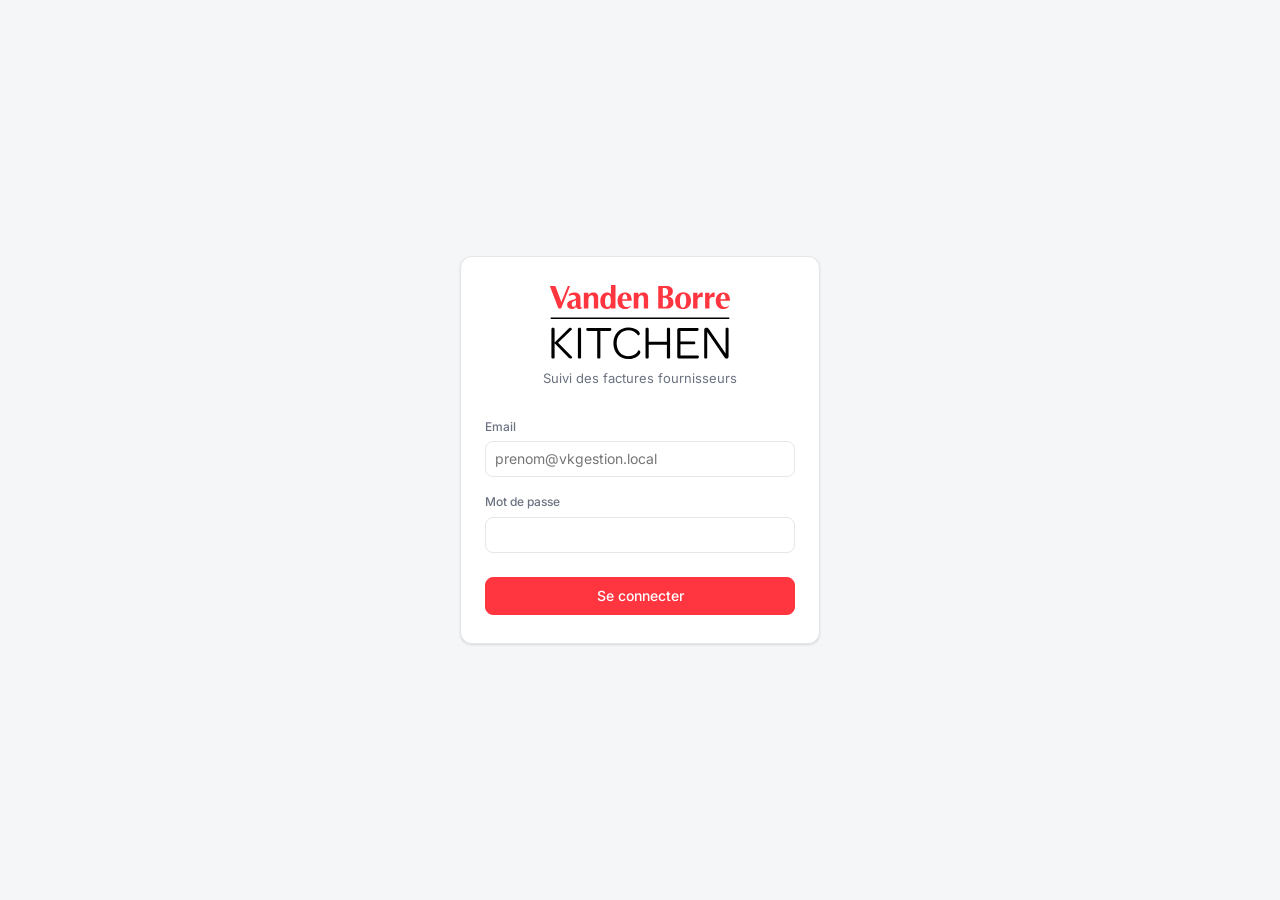
<file: index.html>
<!DOCTYPE html>
<html lang="fr">
<head>
<meta charset="utf-8">
<meta name="viewport" content="width=device-width, initial-scale=1">
<title>VK Gestion — Factures fournisseurs</title>
<meta name="description" content="Suivi interne des factures fournisseurs — Vandenborre Kitchen">
<link rel="preconnect" href="https://fonts.googleapis.com">
<link rel="preconnect" href="https://fonts.gstatic.com" crossorigin>
<link href="https://fonts.googleapis.com/css2?family=Inter:wght@400;500;600;700&display=swap" rel="stylesheet">
<link rel="stylesheet" href="css/style.css">
<link rel="icon" type="image/svg+xml" href="assets/favicon.svg">

<!-- Installation sur l'écran d'accueil d'un téléphone. « standalone » :
     l'application s'ouvre sans la barre d'adresse, comme une vraie app —
     c'est ce qui compte quand on note une tâche debout dans un magasin. -->
<link rel="manifest" href="manifest.webmanifest">
<meta name="theme-color" content="#1A1A1A">
<!-- iOS ignore le manifeste : il lui faut ses propres balises. -->
<meta name="apple-mobile-web-app-capable" content="yes">
<meta name="apple-mobile-web-app-status-bar-style" content="black">
<meta name="apple-mobile-web-app-title" content="VK Gestion">
<link rel="apple-touch-icon" href="assets/icone-192.png">
</head>
<body>

<!-- ============================================================
     ÉCRAN DE CONNEXION
     ============================================================ -->
<div id="login-screen" class="login-screen">
  <form id="login-form" class="login-card" autocomplete="on">
    <img class="login-logo" src="assets/logo-vbk.svg" alt="Vanden Borre Kitchen" width="180">
    <p class="login-sub">Suivi des factures fournisseurs</p>

    <label for="login-email">Email</label>
    <input id="login-email" type="email" autocomplete="username" required placeholder="prenom@vkgestion.local">

    <label for="login-password">Mot de passe</label>
    <input id="login-password" type="password" autocomplete="current-password" required>

    <p id="login-error" class="login-error" hidden></p>
    <button id="login-submit" type="submit" class="btn btn-primary btn-block">Se connecter</button>
  </form>
</div>

<!-- ============================================================
     APPLICATION
     ============================================================ -->
<div id="app" class="app" hidden>

  <!-- Bandeau supérieur -->
  <header class="appbar">
    <button type="button" class="appbar-logo" id="btn-home" title="Aller au tableau de bord">
      <img src="assets/logo-vbk-blanc.svg" alt="Vanden Borre Kitchen" width="120">
    </button>

    <div class="appbar-center">
      <!-- La période commande TOUS les écrans : tableau de bord, factures,
           paiements, exports. Elle était jusqu'ici réglable depuis la
           seule barre d'outils des factures, ce qui rendait le tableau de
           bord impossible à passer en trimestre ou en année. -->
      <div class="month-picker">
        <button type="button" id="app-month-prev" class="btn btn-icon" title="Période précédente" aria-label="Période précédente">‹</button>
        <button type="button" id="app-period-open" class="month-label" aria-haspopup="dialog" title="Choisir la période">—</button>
        <button type="button" id="app-month-next" class="btn btn-icon" title="Période suivante" aria-label="Période suivante">›</button>
        <button type="button" id="app-month-now" class="btn btn-sm">Aujourd'hui</button>
      </div>
    </div>

    <div class="appbar-right">
      <div class="user">
        <span id="user-name" class="user-name">—</span>
        <span id="user-role" class="user-role">—</span>
      </div>
      <button type="button" id="btn-search" class="appbar-btn round staff-only" title="Rechercher (/)" aria-label="Rechercher">⌕</button>
      <button type="button" id="btn-calc" class="appbar-btn round" title="Calculette (C)" aria-label="Calculette">=</button>
      <button type="button" id="btn-help" class="appbar-btn round" title="Aide" aria-label="Aide" aria-haspopup="menu">?</button>
      <button type="button" id="btn-logout" class="appbar-btn">Se déconnecter</button>
    </div>
  </header>

  <!-- Barre latérale (desktop) -->
  <aside class="sidebar">
    <nav class="nav">
      <button type="button" class="nav-item active staff-only" data-tab="dashboard"><span class="ico">▤</span> Tableau de bord</button>
      <button type="button" class="nav-item" data-tab="taches"><span class="ico">☑</span> À faire<span id="task-badge" class="nav-badge" hidden>0</span></button>
      <button type="button" class="nav-item" data-tab="clients"><span class="ico">⌂</span> Clients<span class="nav-badge client-badge" hidden>0</span></button>
      <button type="button" class="nav-item staff-only" data-tab="memoire"><span class="ico">✎</span> Mémoire</button>
      <button type="button" class="nav-item" data-tab="planning"><span class="ico">▦</span> Planning</button>
      <button type="button" class="nav-item staff-only" data-tab="invoices"><span class="ico">▣</span> Factures</button>
      <button type="button" class="nav-item staff-only" data-tab="suppliers"><span class="ico">◫</span> Fournisseurs</button>
      <button type="button" class="nav-item manager-only" data-tab="payments" hidden><span class="ico">€</span> Paiements</button>
      <button type="button" class="nav-item manager-only" data-tab="settings" hidden><span class="ico">⚙</span> Réglages</button>
      <button type="button" class="nav-item manager-only" data-tab="admin" hidden><span class="ico">◈</span> Administration</button>
    </nav>
    <div class="sidebar-foot">
      <p class="side-note">Encodage Smart · comptabilité WinAuditor · contrôle ici.</p>
    </div>
  </aside>

  <main class="main">

    <!-- En-tête d'impression -->
    <div id="print-header" class="print-only">
      <img src="assets/logo-vbk.svg" alt="Vanden Borre Kitchen" width="150">
      <div><strong>Suivi factures fournisseurs</strong> — <span id="print-month"></span></div>
    </div>

    <!-- ========================================================
         1. TABLEAU DE BORD
         ======================================================== -->
    <section id="tab-dashboard" class="tab">
      <div class="page-head">
        <h1>Tableau de bord — <span id="dash-month-label" class="head-month">—</span></h1>
        <button type="button" class="btn" data-print>Imprimer / PDF</button>
      </div>

      <!-- 6 cartes KPI -->
      <div class="kpi-grid">
        <div class="card kpi">
          <div class="kpi-label">Factures du mois</div>
          <div id="kpi-count" class="kpi-value">—</div>
          <div id="kpi-count-sub" class="kpi-sub"></div>
        </div>
        <div class="card kpi">
          <div class="kpi-label">Total HTVA</div>
          <div id="kpi-htva" class="kpi-value">—</div>
          <div id="kpi-htva-sub" class="kpi-sub"></div>
        </div>
        <div class="card kpi">
          <div class="kpi-label">TVA déductible</div>
          <div id="kpi-tva" class="kpi-value">—</div>
          <div id="kpi-tva-sub" class="kpi-sub"></div>
        </div>
        <div class="card kpi">
          <div class="kpi-label">Total TVAC</div>
          <div id="kpi-tvac" class="kpi-value">—</div>
          <div id="kpi-tvac-sub" class="kpi-sub"></div>
        </div>
        <!-- Les sommes dues et en retard ne regardent que le gérant : les
             montrer à toute l'équipe inquiète sans rien permettre. -->
        <div class="card kpi kpi-hero manager-only" id="card-due" hidden>
          <div class="kpi-label">Reste à payer</div>
          <div id="kpi-due" class="kpi-value">—</div>
          <div class="kpi-sub">Factures du mois non soldées</div>
        </div>
        <div class="card kpi clickable manager-only" id="card-late" hidden>
          <div class="kpi-label">Factures en retard</div>
          <div id="kpi-late" class="kpi-value">—</div>
          <div id="kpi-late-sub" class="kpi-sub">—</div>
        </div>
      </div>

      <!-- Avancement du mois -->
      <div class="card pad progress-card">
        <div class="progress-row">
          <span id="prog-smart-text" class="progress-text">—</span>
          <div class="progress-track"><div id="prog-smart-bar" class="progress-bar"></div></div>
        </div>
        <div class="progress-row">
          <span id="prog-win-text" class="progress-text">—</span>
          <div class="progress-track"><div id="prog-win-bar" class="progress-bar"></div></div>
        </div>
      </div>

      <!-- 3 blocs d'alerte -->
      <div class="alerts">
        <button type="button" id="alert-smart" class="alert"><span class="alert-text">—</span><span class="alert-go">Voir ›</span></button>
        <button type="button" id="alert-win" class="alert"><span class="alert-text">—</span><span class="alert-go">Voir ›</span></button>
        <button type="button" id="alert-stock" class="alert"><span class="alert-text">—</span><span class="alert-go">Voir ›</span></button>
      </div>

      <!-- Ce qui vient d'entrer. Premier bloc regardé le matin : « qu'est-ce
           qui est arrivé depuis hier ? ». Muet quand rien n'est arrivé. -->
      <button type="button" id="alert-arrivees" class="alert alert-arrivees" hidden>
        <span class="alert-text">—</span><span class="alert-go">Voir ›</span></button>

      <!-- Courrier : ce qui est arrivé, résumé. Rien n'est déplacé, et
           ce bloc reste muet tant que le flux n'est pas branché. -->
      <div id="courrier" class="card courrier" hidden></div>

      <!-- Top fournisseurs -->
      <div class="card">
        <div class="card-head"><h2>Top fournisseurs du mois</h2></div>
        <div class="table-wrap">
          <table class="table">
            <thead>
              <tr>
                <th>Fournisseur</th>
                <th class="num">Factures</th>
                <th class="num">Total TVAC</th>
                <th class="num manager-only" hidden>Reste dû</th>
              </tr>
            </thead>
            <tbody id="top-tbody"></tbody>
          </table>
        </div>
      </div>
    </section>

    <!-- ========================================================
         1 bis. À CONTRÔLER — factures arrivées par e-mail
         ======================================================== -->
    <section id="tab-review" class="tab" hidden>
      <div class="page-head">
        <h1>À contrôler</h1>
        <p class="muted small">Factures reçues par e-mail, en attente de vérification.</p>
        <div class="page-actions">
          <!-- Une facture qui n'est pas sortie de la boîte mail : on la dépose -->
          <button type="button" class="btn btn-outline js-deposer" title="PDF, XML ou photo : lu comme une facture reçue par mail">⇪ Déposer des factures</button>
        </div>
      </div>
      <div id="mails-sans-facture" hidden></div>
      <div id="catchup" class="card pad catchup" hidden></div>

      <!-- Ouvert depuis le tableau des factures, l'écran ne montre que le
           document : la liste de gauche ferait doublon avec le tableau
           qu'on vient de quitter. -->
      <div id="review-back" class="review-back no-print" hidden>
        <button type="button" class="btn btn-ghost" id="rv-back">← Retour aux factures</button>
        <span class="muted small" id="rv-back-label"></span>
      </div>

      <div class="review-layout" id="review-layout">
        <aside id="review-list" class="review-list"></aside>
        <div id="review-detail" class="review-detail"></div>
      </div>
    </section>

    <!-- ========================================================
         1 quater. MÉMOIRE — ce qui doit rester quand quelqu'un s'en va
         ======================================================== -->
    <section id="tab-memoire" class="tab" hidden>
      <div class="page-head">
        <h1>Mémoire</h1>
        <p class="muted small">Ce qu'il faut savoir pour tenir le poste. Écrit ici, cela ne
          part plus avec la personne.</p>
        <button type="button" class="btn" data-print>Imprimer / PDF</button>
      </div>
      <div id="memoire-body"></div>
    </section>

    <!-- ========================================================
         1 ter. À FAIRE — la liste partagée
         ======================================================== -->
    <section id="tab-taches" class="tab" hidden>
      <div class="page-head">
        <h1>À faire</h1>
        <p class="muted small">Ce que l'un demande à l'autre. Tout se répond ici.</p>
      </div>

      <!-- Ajout en tête d'écran : sur un téléphone, il doit être sous le
           pouce dès l'ouverture. Seul l'intitulé est obligatoire. -->
      <div class="card pad tache-ajout">
        <input id="tache-titre" type="text" class="search" autocomplete="off"
               placeholder="Qu'y a-t-il à faire ?" aria-label="Nouvelle tâche">
        <div class="tache-ajout-bas">
          <select id="tache-pour" aria-label="Pour qui"></select>
          <select id="tache-prio" aria-label="Priorité">
            <option value="normale">Normal</option>
            <option value="haute">Urgent</option>
            <option value="basse">Quand tu peux</option>
          </select>
          <input id="tache-date" type="date" aria-label="Pour quand">
          <button type="button" id="tache-ajouter" class="btn btn-primary">Ajouter</button>
        </div>
      </div>

      <div id="taches-body"></div>
    </section>

    <!-- ========================================================
         1 ter. CLIENTS — dossiers, poses et service après-vente
         ======================================================== -->
    <section id="tab-clients" class="tab" hidden>
      <div class="page-head">
        <h1>Clients</h1>
        <p class="muted small">Les dossiers en cours : poses, SAV, ce qu'il reste à faire.</p>
      </div>

      <div id="clients-tete">
        <!-- Le client est au téléphone : le nom suffit, le reste se
             complète dans le dossier. -->
        <div class="card pad cl-ajout">
          <div class="cl-ajout-ligne">
            <input id="client-nom" type="text" class="search" autocomplete="off"
                   placeholder="Nom du nouveau client" aria-label="Nom du nouveau client">
            <input id="client-tel" type="tel" autocomplete="off" placeholder="Téléphone" aria-label="Téléphone">
          </div>
          <div class="cl-ajout-ligne">
            <input id="client-adresse" type="text" class="search" autocomplete="off"
                   placeholder="Adresse (rue, numéro, commune)" aria-label="Adresse">
          </div>
          <div class="cl-ajout-ligne">
            <div class="cl-choix" id="client-source" role="group" aria-label="Comment le client s'est manifesté">
              <button type="button" class="active" data-val="telephone">Téléphone</button>
              <button type="button" data-val="magasin">Magasin</button>
              <button type="button" data-val="mail">Mail</button>
            </div>
            <div class="cl-choix" id="client-type" role="group" aria-label="Pour quoi">
              <button type="button" data-val="mesure">Mesurage</button>
              <button type="button" class="active" data-val="pose">Pose</button>
              <button type="button" data-val="sav">SAV</button>
              <button type="button" data-val="demande">Autre demande</button>
              <button type="button" data-val="">Rien encore</button>
            </div>
          </div>
          <div class="cl-ajout-ligne">
            <input id="client-objet" type="text" class="search" autocomplete="off"
                   placeholder="Objet (facultatif) : cuisine complète, porte abîmée…" aria-label="Objet">
            <button type="button" id="client-creer" class="btn btn-primary">Créer le dossier</button>
          </div>
        </div>
        <input id="client-recherche" type="search" class="search cl-recherche" autocomplete="off"
               placeholder="Chercher un client : nom, téléphone, adresse, référence…" aria-label="Chercher un client">
      </div>

      <div id="clients-body"></div>
    </section>

    <!-- ========================================================
         1 bis. PLANNING — les échéances vues comme un calendrier
         ======================================================== -->
    <section id="tab-planning" class="tab" hidden>
      <div class="page-head">
        <h1>Planning — <span id="planning-label" class="head-month">—</span></h1>
        <div class="page-actions">
          <button type="button" id="planning-prev" class="btn btn-icon" title="Mois précédent" aria-label="Mois précédent">‹</button>
          <button type="button" id="planning-next" class="btn btn-icon" title="Mois suivant" aria-label="Mois suivant">›</button>
          <button type="button" class="btn" data-print>Imprimer / PDF</button>
        </div>
      </div>
      <div id="planning-body"></div>
    </section>

    <!-- ========================================================
         2. FACTURES
         ======================================================== -->
    <section id="tab-invoices" class="tab" hidden>
      <div class="page-head">
        <h1>Factures</h1>
        <div class="page-actions">
          <!-- Bouton de marque en contour : il côtoie des lignes en retard (rouge d'alerte) -->
          <button type="button" id="btn-new-invoice" class="btn btn-outline">+ Nouvelle facture</button>
          <button type="button" class="btn js-deposer" title="PDF, XML ou photo : lu comme une facture reçue par mail">⇪ Déposer</button>
          <div class="dropdown">
            <button type="button" id="btn-export" class="btn">Exporter ▾</button>
            <div id="export-menu" class="dd-menu" hidden>
              <button type="button" id="export-xlsx">Excel (.xlsx) — ce qui est affiché</button>
              <!-- Le classeur complet manquait : on ne pouvait sortir que la
                   période affichée, ou du CSV pour le reste. -->
              <button type="button" id="export-xlsx-all">Excel (.xlsx) — TOUT, toutes périodes</button>
              <button type="button" id="export-accountant">Dossier pour le comptable (ZIP)</button>
              <div class="dd-sep" role="separator"></div>
              <button type="button" id="export-month">CSV de ce qui est affiché</button>
              <button type="button" id="export-selection">CSV de la sélection courante</button>
              <button type="button" id="export-all">CSV complet (toutes périodes)</button>
            </div>
          </div>
          <button type="button" class="btn" data-print>Imprimer / PDF</button>
        </div>
      </div>

      <!-- Trois vues du même tableau. Les pièces qui ne sont pas des factures
           — conditions générales, bons de commande — ont leur propre vue et
           ne se mêlent jamais aux factures à encoder. -->
      <div class="view-chips no-print" role="tablist" aria-label="Vue du tableau">
        <button type="button" class="chip active" data-view="factures" role="tab" aria-selected="true">Factures</button>
        <!-- Un filtre du MÊME tableau, pas un autre écran : on reste dans
             la liste des factures et l'on n'y voit que celles qui
             attendent un coup d'œil. -->
        <button type="button" class="chip" data-view="a_controler" role="tab" aria-selected="false">
          À vérifier <span class="chip-count" id="chip-count-review" hidden>0</span></button>
        <button type="button" class="chip" data-view="documents" role="tab" aria-selected="false">
          Documents <span class="chip-count" id="chip-count-docs" hidden>0</span></button>
        <!-- Un fournisseur envoie six ans d'arriéré aujourd'hui : rangées
             par date de facture, ses pièces se dispersent dans toute la
             liste. Cette vue les montre par date d'ARRIVÉE. -->
        <button type="button" class="chip" data-view="arrivees" role="tab" aria-selected="false">
          Arrivées <span class="chip-count" id="chip-count-new" hidden>0</span></button>
        <button type="button" class="chip" data-view="doublons" role="tab" aria-selected="false">
          Doublons <span class="chip-count" id="chip-count-dup" hidden>0</span></button>
      </div>

      <div class="toolbar no-print">
        <input id="f-search" type="search" class="search" placeholder="Rechercher (n° facture, fournisseur, remarque)…" aria-label="Recherche">
        <!-- Une seule période commande le tableau, les totaux, le tableau de
             bord et les exports : le chiffre affiché correspond toujours à
             ce qui est listé en dessous. -->
        <select id="f-period" aria-label="Période">
          <option value="month">Mois</option>
          <option value="quarter">Trimestre</option>
          <option value="semester">Semestre</option>
          <option value="year">Année</option>
          <option value="range">Dates au choix</option>
          <option value="all">Toutes périodes</option>
        </select>
        <select id="f-quarter" aria-label="Trimestre" hidden></select>
        <select id="f-semester" aria-label="Semestre" hidden></select>
        <select id="f-year" aria-label="Année" hidden></select>
        <span id="f-range" class="range-fields" hidden>
          <label class="sr-only" for="f-from">Du</label>
          <input id="f-from" type="date" aria-label="Date de début">
          <span class="muted small">au</span>
          <label class="sr-only" for="f-to">Au</label>
          <input id="f-to" type="date" aria-label="Date de fin">
        </span>
        <select id="f-supplier" aria-label="Fournisseur"><option value="">Tous les fournisseurs</option></select>
        <select id="f-status" aria-label="Statut">
          <option value="">Tous les statuts</option>
          <option value="a_payer">À payer</option>
          <option value="paye">Payé</option>
          <option value="overdue">En retard (échéance dépassée)</option>
          <option value="litige">Litige</option>
          <option value="acompte">Acompte versé</option>
          <option value="avant_reprise">Payée avant reprise</option>
        </select>
        <select id="f-smart" aria-label="Smart">
          <option value="">Smart : tous</option>
          <option value="oui">Smart : oui</option>
          <option value="non">Smart : non</option>
        </select>
        <select id="f-winauditor" aria-label="WinAuditor">
          <option value="">WinAuditor : tous</option>
          <option value="oui">WinAuditor : oui</option>
          <option value="non">WinAuditor : non</option>
        </select>
        <select id="f-stock" aria-label="Stock">
          <option value="">Stock : tous</option>
          <option value="sans">Sans entrée en stock</option>
        </select>
        <button type="button" id="f-reset" class="btn btn-ghost btn-sm">Réinitialiser</button>
      </div>

      <div class="card">
        <div class="table-wrap">
          <table class="table table-invoices" id="table-invoices">
            <thead>
              <tr>
                <th class="th-check no-print"><input type="checkbox" id="inv-check-all" aria-label="Tout sélectionner"></th>
                <th data-sort="invoice_date">Date</th>
                <th data-sort="supplier">Fournisseur</th>
                <th data-sort="invoice_number">N°</th>
                <th data-sort="smart_ref">Réf. Smart</th>
                <th class="th-refs">Références</th>
                <th data-sort="due_date">Échéance</th>
                <th data-sort="amount_tvac" class="num">Total TVAC</th>
                <th>Smart <button type="button" class="help-dot" data-help-text="Facture encodée dans Smart, le logiciel du magasin.">?</button></th>
                <th>WinAuditor <button type="button" class="help-dot" data-help-text="Facture transmise à WinAuditor, la comptabilité.">?</button></th>
                <th class="th-stock">Stock <button type="button" class="help-dot" data-help-text="Date à laquelle la marchandise est arrivée au magasin.">?</button></th>
                <th data-sort="payment_status">Paiement</th>
                <th class="th-suivi">Suivi <button type="button" class="help-dot" data-help-text="Ce que Marie signale sur la facture : un problème, des documents manquants, une relance. Un clic pour poser l'état et écrire pourquoi.">?</button></th>
                <th class="no-print"></th>
              </tr>
            </thead>
            <tbody id="inv-tbody"></tbody>
          </table>
        </div>
        <div class="table-foot">
          <span id="inv-foot-count">—</span>
          <span>Total HTVA affiché : <strong id="inv-foot-htva">—</strong></span>
          <span>Total TVAC affiché : <strong id="inv-foot-total" class="big">—</strong></span>
        </div>
      </div>
    </section>

    <!-- ========================================================
         3. FOURNISSEURS
         ======================================================== -->
    <section id="tab-suppliers" class="tab" hidden>

      <!-- Liste -->
      <div id="suppliers-list-view">
        <div class="page-head">
          <h1>Fournisseurs</h1>
          <div class="page-actions">
            <button type="button" id="btn-new-supplier" class="btn btn-primary">+ Nouveau fournisseur</button>
          </div>
        </div>
        <div class="toolbar no-print">
          <input id="sup-search" type="search" class="search" placeholder="Rechercher un fournisseur…" aria-label="Recherche fournisseur">
          <label class="check"><input type="checkbox" id="sup-archived"> Afficher les archivés</label>
        </div>

        <!-- Fiches en double. Chaque facture dont le fournisseur n'est pas
             reconnu crée une fiche ; avec le temps un même fournisseur
             s'éparpille et ses totaux deviennent faux. -->
        <div id="sup-dup" class="card pad sup-dup" hidden></div>

        <div class="toolbar no-print" hidden>
        </div>
        <div class="card">
          <div class="table-wrap">
            <table class="table">
              <thead>
                <tr>
                  <th>Fournisseur</th>
                  <th class="num">Délai</th>
                  <th class="num">Factures</th>
                  <th class="num">Total TVAC</th>
                  <th class="num manager-only" hidden>Reste à payer</th>
                </tr>
              </thead>
              <tbody id="suppliers-tbody"></tbody>
            </table>
          </div>
        </div>
      </div>

      <!-- Fiche fournisseur -->
      <div id="supplier-detail-view" hidden>
        <div class="page-head">
          <div class="head-left">
            <button type="button" id="sd-back" class="btn btn-ghost btn-sm no-print">‹ Retour</button>
            <h1 id="sd-name">—</h1>
          </div>
          <div class="page-actions">
            <button type="button" id="sd-edit" class="btn">Modifier</button>
            <!-- Réunir deux fiches sans attendre que le rapprochement
                 automatique les repère : deux orthographes trop éloignées
                 ne se ressemblent pas pour une machine, mais le gérant,
                 lui, sait que c'est le même fournisseur. -->
            <button type="button" id="sd-merge" class="btn manager-only" hidden>Réunir avec…</button>
            <button type="button" id="sd-export" class="btn">Exporter la fiche</button>
            <button type="button" class="btn" data-print>Imprimer / PDF</button>
          </div>
        </div>

        <div id="sd-validate" class="card pad validate-fiche" hidden></div>

        <div id="sd-memory" class="card pad"></div>

        <div class="card pad">
          <div id="sd-contact" class="contact-line"></div>
          <div id="sd-notes" class="muted notes-line" hidden></div>
        </div>

        <div class="sd-toolbar no-print">
          <div id="sd-period" class="segmented">
            <button type="button" data-period="all" class="active">Toutes périodes</button>
            <button type="button" data-period="month">Mois sélectionné</button>
          </div>
          <span class="muted">Période affichée : <strong id="sd-period-label">—</strong></span>
        </div>

        <div class="kpi-grid kpi-grid-4">
          <div class="card kpi"><div class="kpi-label">Factures</div><div id="sd-count" class="kpi-value">—</div></div>
          <div class="card kpi"><div class="kpi-label">Total TVAC</div><div id="sd-total" class="kpi-value">—</div></div>
          <!-- Ce qui est payé et ce qui reste dû : pour le gérant seul. -->
          <div class="card kpi manager-only" hidden><div class="kpi-label">Payé</div><div id="sd-paid" class="kpi-value">—</div></div>
          <div class="card kpi manager-only" hidden><div class="kpi-label">Reste dû</div><div id="sd-due" class="kpi-value">—</div></div>
        </div>

        <div class="card">
          <div class="card-head"><h2>Historique des factures</h2></div>
          <div class="table-wrap">
            <table class="table">
              <thead>
                <tr>
                  <th>Date facture</th>
                  <th>N° facture</th>
                  <th>Références</th>
                  <th>Encodée le</th>
                  <th>Échéance</th>
                  <th class="num">Total TVAC</th>
                  <th>Entrée stock</th>
                  <th>Sortie</th>
                  <th>Statut</th>
                </tr>
              </thead>
              <tbody id="sd-tbody"></tbody>
            </table>
          </div>
        </div>
      </div>
    </section>

    <!-- ========================================================
         3 bis. PAIEMENTS — lecture seule, réservé au gérant
         ======================================================== -->
    <section id="tab-payments" class="tab" hidden>
      <div class="page-head">
        <h1>Paiements — <span id="payments-month" class="head-month">—</span></h1>
        <div class="page-actions">
          <button type="button" id="payments-export" class="btn">Exporter</button>
          <button type="button" class="btn" data-print>Imprimer / PDF</button>
        </div>
      </div>
      <div id="payments-body"></div>
    </section>

    <!-- ========================================================
         4. RÉGLAGES — quarantaine, liste blanche, purge
         ======================================================== -->
    <section id="tab-settings" class="tab" hidden>
      <div class="page-head">
        <h1>Réglages</h1>
        <p class="muted small">Réception des factures par e-mail.</p>
      </div>

      <div class="card">
        <div class="card-head">
          <h2>Quarantaine</h2>
          <p id="quarantine-summary" class="muted small">—</p>
        </div>
        <div id="quarantine-list" class="q-list"></div>
      </div>

      <!-- « Le fournisseur me réclame une facture dont je ne trouve pas
           trace. » La question n'est pas quelle facture on a, mais ce qui
           est ARRIVÉ : un message peut être en quarantaine, avoir échoué
           à la lecture, ou n'avoir contenu aucune facture. -->
      <div class="card">
        <div class="card-head">
          <h2>Retrouver un courrier</h2>
          <p class="muted small">Tout ce qui est arrivé dans la boîte, facture ou non.
            Cherche un fournisseur, un domaine, un numéro.</p>
        </div>
        <div class="toolbar" style="padding: 10px 12px 0">
          <input id="trace-q" type="search" class="search"
                 placeholder="franke, @electrolux.be, 3080607668…" aria-label="Rechercher dans le courrier reçu">
          <button type="button" id="trace-btn" class="btn btn-primary">Chercher</button>
        </div>
        <div id="trace-resultats" class="trace-resultats"></div>
      </div>

      <div class="card">
        <div class="card-head"><h2>Expéditeurs autorisés</h2></div>
        <div class="toolbar" style="padding: 10px 12px 0">
          <input id="new-sender" type="email" placeholder="adresse@fournisseur.be" class="search">
          <input id="new-sender-label" type="text" placeholder="nom du fournisseur (facultatif)">
          <button type="button" id="add-sender" class="btn btn-primary">Ajouter</button>
        </div>
        <div id="allowed-list" class="q-list"></div>
      </div>

      <div class="card pad">
        <div class="card-head" style="padding: 0 0 10px"><h2>Purge de la quarantaine</h2></div>
        <p class="muted small">Supprime définitivement les messages en quarantaine les plus anciens,
          avec leurs fichiers. Rien n'est purgé automatiquement.</p>
        <div class="toolbar" style="margin-top: 10px">
          <label class="sub">Plus anciens que
            <input id="purge-days" type="number" min="1" step="1" value="90" style="width: 90px"> jours
          </label>
          <button type="button" id="purge-preview-btn" class="btn">Voir ce qui serait supprimé</button>
          <button type="button" id="purge-run" class="btn btn-danger" disabled>Supprimer</button>
        </div>
        <p id="purge-preview" class="purge-preview" hidden></p>
      </div>
    </section>

    <!-- ========================================================
         5. ADMINISTRATION — réservé au gérant
         ======================================================== -->
    <section id="tab-admin" class="tab" hidden>
      <div class="page-head">
        <h1>Administration</h1>
        <p class="muted small">Comptes, état du système, journal des changements.</p>
      </div>
      <div id="admin-body"></div>
    </section>

  </main>

  <!-- Barre d'actions en lot (apparaît dès qu'une ligne est cochée) -->
  <div id="bulk-bar" class="bulk-bar no-print" hidden>
    <span id="bulk-summary" class="bulk-summary">—</span>
    <div class="bulk-actions">
      <button type="button" id="bulk-pay" class="btn btn-primary btn-sm">Marquer payées</button>
      <button type="button" id="bulk-winauditor" class="btn btn-sm">Marquer envoyées WinAuditor</button>
      <!-- Reprise d'historique : sort les factures de l'ancienne franchise
           du reste à payer, sans les effacer. Gérant uniquement. -->
      <button type="button" id="bulk-takeover" class="btn btn-sm manager-only" hidden>Payées par l'ancien franchisé</button>
      <!-- Le contrôle n'est pas un péage : on peut solder d'un geste ce qui
           n'appelle aucun examen, et ouvrir seulement ce qui le mérite. -->
      <button type="button" id="bulk-controlees" class="btn btn-sm">Marquer contrôlées</button>
      <!-- Encodées avant la reprise : le numéro manque, pas le travail. -->
      <button type="button" id="bulk-ancien" class="btn btn-sm">Encodées dans Smart par l'ancien franchisé</button>
      <button type="button" id="bulk-export" class="btn btn-sm">Exporter la sélection</button>
      <button type="button" id="bulk-clear" class="btn btn-ghost btn-sm">Désélectionner</button>
    </div>
  </div>

  <!-- Bouton flottant (mobile) -->
  <button type="button" id="fab-new" class="fab no-print" aria-label="Nouvelle facture">+</button>

  <!-- Onglets bas (mobile) -->
  <!-- Anciennes pastilles de l'écran « À contrôler », qui n'existe plus
       comme destination. Conservées vides : le code qui les alimente ne
       doit pas tomber sur du vide, et un écran de moins ne vaut pas une
       chasse aux références dans cinq fichiers. -->
  <!-- Le choix de fichiers du dépôt de factures, partagé par tous les boutons -->
  <input type="file" id="depot-input" multiple hidden>
  <span id="review-badge" hidden></span>
  <span id="review-badge-m" hidden></span>

  <nav class="tabbar">
    <button type="button" class="tabbar-item active staff-only" data-tab="dashboard"><span class="ico">▤</span>Bord</button>
    <button type="button" class="tabbar-item staff-only" data-tab="memoire"><span class="ico">✎</span>Mémoire</button>
    <button type="button" class="tabbar-item staff-only" data-tab="invoices"><span class="ico">▣</span>Factures</button>
    <button type="button" class="tabbar-item staff-only" data-tab="suppliers"><span class="ico">◫</span>Fourn.</button>
    <!-- Un vendeur n'a que la partie clients : ses deux onglets à lui -->
    <button type="button" class="tabbar-item seller-only" data-tab="clients" hidden><span class="ico">⌂</span>Clients<span class="nav-badge client-badge" hidden>0</span></button>
    <button type="button" class="tabbar-item seller-only" data-tab="planning" hidden><span class="ico">▦</span>Planning</button>
    <button type="button" class="tabbar-item" data-tab="taches"><span class="ico">☑</span>À faire<span id="task-badge-m" class="nav-badge" hidden>0</span></button>
    <!-- Cinq onglets ne suffisent pas : la Mémoire, le Planning et les
         Réglages — donc la quarantaine — étaient purement inaccessibles
         depuis un téléphone. Une barre qui cache des écrans entiers ne les
         range pas, elle les supprime. -->
    <button type="button" class="tabbar-item" id="tabbar-plus"><span class="ico">⋯</span>Plus<span class="nav-badge client-badge" hidden>0</span></button>
  </nav>

  <!-- Le reste des écrans, au doigt, depuis le bas de l'écran -->
  <div class="sheet-backdrop" id="plus-backdrop" hidden></div>
  <nav class="plus-sheet" id="plus-sheet" hidden aria-label="Autres écrans">
    <p class="plus-titre">Aller à</p>
    <button type="button" class="plus-item" data-tab="clients"><span class="ico">⌂</span>
      <span><strong>Clients</strong><small>Dossiers, poses et SAV</small></span><span class="nav-badge client-badge" hidden>0</span></button>
    <button type="button" class="plus-item" data-tab="planning"><span class="ico">▦</span>
      <span><strong>Planning</strong><small>Le calendrier et les échéances</small></span></button>
    <button type="button" class="plus-item manager-only" data-tab="payments" hidden><span class="ico">€</span>
      <span><strong>Paiements</strong><small>Ce qui est dû et ce qui est en retard</small></span></button>
    <button type="button" class="plus-item manager-only" data-tab="settings" hidden><span class="ico">⚙</span>
      <span><strong>Réglages</strong><small>Quarantaine et expéditeurs autorisés</small></span></button>
    <button type="button" class="plus-item manager-only" data-tab="admin" hidden><span class="ico">◈</span>
      <span><strong>Administration</strong><small>Sauvegardes, doublons, sécurité</small></span></button>
    <button type="button" class="plus-item" id="plus-aide"><span class="ico">?</span>
      <span><strong>Aide</strong><small>Comment faire, écran par écran</small></span></button>
    <button type="button" class="btn plus-fermer" id="plus-fermer">Fermer</button>
  </nav>
</div>

<!-- ============================================================
     MODALE FACTURE
     ============================================================ -->
<div id="modal-invoice" class="modal" hidden>
  <div class="modal-backdrop" data-close="modal-invoice"></div>
  <div class="modal-box" role="dialog" aria-modal="true" aria-labelledby="modal-invoice-title">
    <div class="modal-head">
      <h2 id="modal-invoice-title">Nouvelle facture</h2>
      <button type="button" class="icon-btn" data-close="modal-invoice" aria-label="Fermer">✕</button>
    </div>
    <form id="form-invoice" class="modal-body form-grid">
      <input type="hidden" id="inv-id">
      <input type="hidden" id="inv-supplier-id">

      <div class="field col-2">
        <label for="inv-supplier">Fournisseur</label>
        <div class="inline">
          <input id="inv-supplier" list="dl-suppliers" autocomplete="off" placeholder="Tape les premières lettres…" required>
          <button type="button" id="inv-new-supplier" class="btn btn-sm">+ créer un fournisseur</button>
        </div>
        <datalist id="dl-suppliers"></datalist>
        <p id="inv-supplier-unknown" class="hint warn" hidden>Fournisseur inconnu — clique sur « + créer un fournisseur ».</p>
      </div>

      <div class="field">
        <label for="inv-number">N° facture</label>
        <input id="inv-number" type="text" required autocomplete="off">
      </div>
      <div class="field">
        <label for="inv-date">Date facture</label>
        <input id="inv-date" type="date" required>
      </div>
      <div class="field">
        <label for="inv-due">Échéance</label>
        <input id="inv-due" type="date">
        <p class="field-hint">Calculée automatiquement à partir du délai du fournisseur. Modifiable.</p>
      </div>
      <div class="field">
        <label for="inv-htva">Montant HTVA (€)</label>
        <div class="field-with-calc">
          <input id="inv-htva" type="number" step="0.01" inputmode="decimal" placeholder="0,00">
          <button type="button" class="btn-calc-inline" data-calc-open="inv-htva"
                  title="Additionner plusieurs lignes (Alt+C)" aria-label="Ouvrir la calculette">=</button>
        </div>
        <p class="field-hint">Le montant hors TVA, tel qu'il figure sur la facture.</p>
      </div>
      <div class="field">
        <label for="inv-vat">Taux TVA</label>
        <select id="inv-vat">
          <option value="0.21">21 %</option>
          <option value="0.12">12 %</option>
          <option value="0.06">6 %</option>
          <option value="0.00">0 %</option>
        </select>
        <p class="field-hint">TVA belge standard : 21 %.</p>
      </div>
      <div class="field">
        <label>Aperçu</label>
        <div id="inv-tvac-preview" class="preview">—</div>
      </div>

      <div class="field">
        <label class="check"><input type="checkbox" id="inv-smart"> Encodé dans Smart
          <button type="button" class="help-dot" data-help-text="Facture encodée dans Smart, le logiciel du magasin.">?</button></label>
      </div>
      <div class="field">
        <label class="check"><input type="checkbox" id="inv-winauditor"> Envoyé à WinAuditor
          <button type="button" class="help-dot" data-help-text="Facture transmise à WinAuditor, la comptabilité.">?</button></label>
      </div>

      <div class="field">
        <label for="inv-stockin">Entrée en stock
          <button type="button" class="help-dot" data-help-text="Date d'arrivée de la marchandise au magasin.">?</button></label>
        <input id="inv-stockin" type="date">
      </div>
      <div class="field">
        <label for="inv-stockout">Sortie / livraison
          <button type="button" class="help-dot" data-help-text="Date à laquelle la marchandise quitte le magasin vers le client.">?</button></label>
        <input id="inv-stockout" type="date">
      </div>
      <div class="field">
        <label for="inv-type">Type de dépense</label>
        <input id="inv-type" type="text" list="dl-types" autocomplete="off" placeholder="Marchandise, transport, frais…">
        <datalist id="dl-types">
          <option value="Marchandise"></option>
          <option value="Transport"></option>
          <option value="Frais généraux"></option>
          <option value="Sous-traitance"></option>
          <option value="Investissement"></option>
        </datalist>
      </div>
      <div class="field">
        <label for="inv-encoded">Date d'encodage</label>
        <input id="inv-encoded" type="date">
      </div>

      <div class="field col-2">
        <label for="inv-notes">Remarques</label>
        <textarea id="inv-notes" rows="2"></textarea>
      </div>

      <!-- Réservé au gérant -->
      <fieldset id="inv-payment-block" class="field col-2 payment-block" hidden>
        <legend>Paiement <span class="muted small">(gérant uniquement)</span>
          <button type="button" class="help-dot" data-help-text="« Acompte versé » : une partie du montant a été payée d'avance, le solde reste dû.">?</button></legend>
        <div class="inline wrap">
          <label class="sub">
            Statut
            <select id="inv-status">
              <option value="a_payer">À payer</option>
              <option value="paye">Payé</option>
              <option value="litige">Litige</option>
              <option value="acompte">Acompte versé</option>
            </select>
          </label>
          <label class="sub">Date de paiement <input id="inv-paydate" type="date"></label>
          <label class="sub">Mode <input id="inv-paymethod" type="text" placeholder="Virement, Bancontact…"></label>
        </div>
      </fieldset>

      <p id="inv-duplicate" class="dup-warning col-2" hidden></p>

      <div class="modal-foot col-2">
        <button type="button" class="btn btn-ghost" data-close="modal-invoice">Annuler</button>
        <!-- type="button" : la touche Entrée doit déclencher « Enregistrer », pas « Enregistrer et suivant » -->
        <button type="button" id="inv-save-next" class="btn">Enregistrer et suivant</button>
        <button type="submit" id="inv-save" class="btn btn-primary">Enregistrer</button>
      </div>
    </form>
  </div>
</div>

<!-- ============================================================
     MODALE FOURNISSEUR
     ============================================================ -->
<!-- Cocher soi-même les fournisseurs à sortir -->
<div id="modal-fournisseurs" class="modal modal-top" hidden>
  <div class="modal-backdrop" data-close="modal-fournisseurs"></div>
  <div class="modal-box" role="dialog" aria-modal="true" aria-labelledby="modal-fournisseurs-title">
    <div class="modal-head">
      <h2 id="modal-fournisseurs-title">Choisir les fournisseurs</h2>
      <button type="button" class="icon-btn" data-close="modal-fournisseurs" aria-label="Fermer">✕</button>
    </div>
    <div class="modal-body">
      <div class="toolbar" style="padding:0 0 10px">
        <input id="fo-recherche" type="search" class="search"
               placeholder="Chercher un fournisseur…" aria-label="Chercher un fournisseur">
        <button type="button" class="btn btn-sm" id="fo-tout">Tout cocher</button>
        <button type="button" class="btn btn-sm" id="fo-rien">Tout décocher</button>
      </div>
      <!-- Le nombre de factures de la période affichée, par fournisseur :
           cocher une fiche vide n'apporte rien et on doit le voir avant. -->
      <div id="fo-liste" class="fo-liste"></div>
      <p id="fo-resume" class="periode-apercu">—</p>
      <div class="modal-actions">
        <button type="button" class="btn" data-close="modal-fournisseurs">Annuler</button>
        <button type="button" class="btn btn-primary" id="fo-ok">Appliquer</button>
      </div>
    </div>
  </div>
</div>

<!-- Choix de la période, depuis le bandeau : elle vaut pour toute l'app -->
<div id="modal-periode" class="modal modal-top" hidden>
  <div class="modal-backdrop" data-close="modal-periode"></div>
  <div class="modal-box narrow" role="dialog" aria-modal="true" aria-labelledby="modal-periode-title">
    <div class="modal-head">
      <h2 id="modal-periode-title">Période affichée</h2>
      <button type="button" class="icon-btn" data-close="modal-periode" aria-label="Fermer">✕</button>
    </div>
    <div class="modal-body">
      <p class="muted small">Elle vaut pour le tableau de bord, la liste des factures,
        les paiements et les exports. Le chiffre affiché correspond toujours à ce qui est listé.</p>
      <div class="periode-choix" role="group" aria-label="Nature de la période">
        <button type="button" class="chip" data-periode="month">Mois</button>
        <button type="button" class="chip" data-periode="quarter">Trimestre</button>
        <button type="button" class="chip" data-periode="semester">Semestre</button>
        <button type="button" class="chip" data-periode="year">Année</button>
        <button type="button" class="chip" data-periode="range">Dates au choix</button>
        <button type="button" class="chip" data-periode="all">Tout</button>
      </div>
      <div id="periode-reglage" class="periode-reglage"></div>
      <p id="periode-apercu" class="periode-apercu">—</p>
      <div class="modal-actions">
        <button type="button" class="btn btn-primary" data-close="modal-periode">Terminé</button>
      </div>
    </div>
  </div>
</div>

<!-- Réunir deux fiches fournisseur, choisies à la main -->
<div id="modal-fusion" class="modal modal-top" hidden>
  <div class="modal-backdrop" data-close="modal-fusion"></div>
  <div class="modal-box narrow" role="dialog" aria-modal="true" aria-labelledby="modal-fusion-title">
    <div class="modal-head">
      <h2 id="modal-fusion-title">Réunir deux fiches</h2>
      <button type="button" class="icon-btn" data-close="modal-fusion" aria-label="Fermer">✕</button>
    </div>
    <div id="modal-fusion-body" class="modal-body"></div>
  </div>
</div>

<div id="modal-supplier" class="modal modal-top" hidden>
  <div class="modal-backdrop" data-close="modal-supplier"></div>
  <div class="modal-box narrow" role="dialog" aria-modal="true" aria-labelledby="modal-supplier-title">
    <div class="modal-head">
      <h2 id="modal-supplier-title">Nouveau fournisseur</h2>
      <button type="button" class="icon-btn" data-close="modal-supplier" aria-label="Fermer">✕</button>
    </div>
    <form id="form-supplier" class="modal-body form-grid">
      <input type="hidden" id="sup-id">
      <div class="field col-2">
        <label for="sup-name">Nom</label>
        <input id="sup-name" type="text" required autocomplete="off">
      </div>
      <div class="field">
        <label for="sup-vat">N° TVA</label>
        <input id="sup-vat" type="text" placeholder="BE0123.456.789" autocomplete="off">
      </div>
      <div class="field">
        <label for="sup-country">Pays</label>
        <select id="sup-country">
          <option value="">À préciser</option>
          <option value="BE">Belgique</option>
          <option value="DE">Allemagne</option>
          <option value="FR">France</option>
          <option value="NL">Pays-Bas</option>
          <option value="LU">Luxembourg</option>
          <option value="IT">Italie</option>
          <option value="ES">Espagne</option>
          <option value="PT">Portugal</option>
          <option value="AT">Autriche</option>
          <option value="PL">Pologne</option>
          <option value="__autre">Autre pays (hors Belgique)</option>
        </select>
        <p class="field-hint">Déduit du numéro de TVA quand il est lisible. Il sert à isoler
          les achats hors Belgique pour la déclaration — pas le taux, qui peut être à 0 %
          chez un fournisseur belge.</p>
      </div>
      <div class="field">
        <label for="sup-contact">Contact</label>
        <input id="sup-contact" type="text" autocomplete="off">
      </div>
      <div class="field">
        <label for="sup-email">Email</label>
        <input id="sup-email" type="email" autocomplete="off">
      </div>
      <div class="field">
        <label for="sup-phone">Téléphone</label>
        <input id="sup-phone" type="tel" autocomplete="off">
      </div>
      <div class="field">
        <label for="sup-terms">Délai de paiement (jours)</label>
        <input id="sup-terms" type="number" min="0" step="1" value="30">
      </div>
      <div class="field">
        <label for="sup-iban">IBAN</label>
        <input id="sup-iban" type="text" autocomplete="off">
      </div>
      <div class="field col-2">
        <label for="sup-notes">Notes</label>
        <textarea id="sup-notes" rows="2"></textarea>
      </div>
      <div class="field col-2" id="sup-archived-field" hidden>
        <label class="check"><input type="checkbox" id="sup-archived-input"> Fournisseur archivé</label>
      </div>
      <div class="modal-foot col-2">
        <button type="button" id="sup-delete" class="btn btn-danger" hidden>Supprimer</button>
        <span class="spacer"></span>
        <button type="button" class="btn btn-ghost" data-close="modal-supplier">Annuler</button>
        <button type="submit" id="sup-save" class="btn btn-primary">Enregistrer</button>
      </div>
    </form>
  </div>
</div>

<!-- ============================================================
     MODALE DE CONFIRMATION
     ============================================================ -->
<div id="modal-confirm" class="modal modal-top" hidden>
  <div class="modal-backdrop" data-close="modal-confirm"></div>
  <div class="modal-box narrow" role="alertdialog" aria-modal="true">
    <div class="modal-body">
      <p id="confirm-message">—</p>
      <div class="modal-foot">
        <button type="button" id="confirm-cancel" class="btn btn-ghost">Annuler</button>
        <button type="button" id="confirm-ok" class="btn btn-danger">Confirmer</button>
      </div>
    </div>
  </div>
</div>

<!-- ============================================================
     RECHERCHE GLOBALE
     ============================================================ -->
<div id="modal-search" class="modal modal-top" hidden>
  <div class="modal-backdrop" data-close="modal-search"></div>
  <div class="modal-box search-box" role="dialog" aria-modal="true" aria-label="Recherche globale">
    <div class="search-bar">
      <span class="search-icon" aria-hidden="true">⌕</span>
      <input id="search-input" type="search" autocomplete="off" placeholder="Facture, fournisseur, TVA, montant, référence…">
      <button type="button" class="icon-btn" data-close="modal-search" aria-label="Fermer">✕</button>
    </div>
    <div id="search-results" class="search-results"></div>
  </div>
</div>

<!-- ============================================================
     AIDE — le texte vient du mode d'emploi, jamais recopié ici
     ============================================================ -->
<div id="modal-help" class="modal modal-top" hidden>
  <div class="modal-backdrop" data-close="modal-help"></div>
  <div class="modal-card help-card" role="dialog" aria-modal="true" aria-labelledby="help-title">
    <div class="modal-head">
      <button type="button" class="btn btn-ghost btn-sm" id="help-back" data-help-act="back" hidden>‹ Tous les sujets</button>
      <h2 id="help-title">Aide</h2>
      <span class="spacer"></span>
      <button type="button" class="icon-btn" data-close="modal-help" title="Fermer" aria-label="Fermer">✕</button>
    </div>

    <div class="modal-body help-body">
      <input id="help-search" type="search" class="search" autocomplete="off"
             placeholder="Cherche un mot : « Smart », « escompte », « doublon »…"
             aria-label="Rechercher dans l'aide">

      <div id="help-browse">
        <div id="help-list" class="help-list"></div>
      </div>

      <article id="help-article" class="help-article guide-content" hidden></article>
    </div>

    <div class="modal-foot help-foot">
      <button type="button" class="btn btn-sm" data-help-act="tour">Revoir la visite guidée</button>
      <button type="button" class="btn btn-sm" data-help-act="keys">Raccourcis clavier</button>
      <button type="button" class="btn btn-sm" data-help-act="print">Imprimer ce sujet</button>
      <span class="spacer"></span>
      <button type="button" class="btn btn-sm btn-primary" data-help-act="demarrage">Fiche de démarrage</button>
      <button type="button" class="btn btn-sm manager-only" data-help-act="gerant" hidden>Guide du gérant</button>
      <button type="button" class="btn btn-sm" data-help-act="guide">Mode d'emploi complet</button>
    </div>
  </div>
</div>

<!-- ============================================================
     MODALE RACCOURCIS CLAVIER
     ============================================================ -->
<div id="modal-shortcuts" class="modal modal-top" hidden>
  <div class="modal-backdrop" data-close="modal-shortcuts"></div>
  <div class="modal-box narrow" role="dialog" aria-modal="true" aria-labelledby="shortcuts-title">
    <div class="modal-head">
      <h2 id="shortcuts-title">Raccourcis clavier</h2>
      <button type="button" class="icon-btn" data-close="modal-shortcuts" aria-label="Fermer">✕</button>
    </div>
    <div class="modal-body">
      <ul class="shortcuts">
        <li><kbd>N</kbd> <span>Nouvelle facture</span></li>
        <li><kbd>/</kbd> <span>Recherche globale, depuis n'importe quel écran</span></li>
        <li><kbd>←</kbd> <kbd>→</kbd> <span>Mois précédent / suivant</span></li>
        <li><kbd>Échap</kbd> <span>Fermer la fenêtre</span></li>
        <li><kbd>?</kbd> <span>Afficher cette aide</span></li>
      </ul>
      <p class="muted small">Dans le tableau : un clic sur une pastille bascule Smart / WinAuditor / Stock, un clic sur « Marquer payé » enregistre le paiement du jour.</p>
    </div>
  </div>
</div>

<!-- Une nouvelle version est en ligne. On ne recharge jamais d'autorité :
     Marie peut être au milieu d'une saisie. -->
<div id="update-banner" class="update-banner" role="status" hidden>
  <span>Une nouvelle version de l'application est disponible
    (<span id="update-version">—</span>).</span>
  <button type="button" class="btn btn-sm btn-primary" id="update-reload">Recharger</button>
  <button type="button" class="btn btn-sm btn-ghost" id="update-dismiss">Plus tard</button>
</div>

<!-- Calculette à bande. Une bande plutôt qu'un simple écran : pour
     additionner des lignes de facture, il faut voir ce qu'on a saisi. -->
<div id="calc" class="calc" hidden role="dialog" aria-label="Calculette">
  <div class="calc-head">
    <strong>Calculette</strong>
    <span class="spacer"></span>
    <button type="button" class="icon-btn" data-calc="close" title="Fermer (Échap)">✕</button>
  </div>

  <ul id="calc-tape" class="calc-tape"></ul>

  <div class="calc-total-row">
    <span class="muted small">Total</span>
    <strong id="calc-total" class="calc-total">0,00 €</strong>
  </div>

  <div class="calc-entry">
    <input id="calc-input" type="text" inputmode="decimal" placeholder="montant"
           autocomplete="off" aria-label="Montant à ajouter">
    <button type="button" class="btn btn-primary btn-sm" data-calc="plus" title="Ajouter (Entrée)">+</button>
    <button type="button" class="btn btn-sm" data-calc="moins" title="Soustraire">−</button>
    <button type="button" class="btn btn-sm" data-calc="fois" title="Multiplier">×</button>
    <button type="button" class="btn btn-sm" data-calc="divise" title="Diviser">÷</button>
  </div>

  <div class="calc-vat">
    <button type="button" class="btn btn-sm" data-calc="tva21">+ TVA 21 %</button>
    <button type="button" class="btn btn-sm" data-calc="tva6">+ TVA 6 %</button>
    <button type="button" class="btn btn-sm" data-calc="sanstva21">retirer 21 %</button>
    <button type="button" class="btn btn-sm" data-calc="sanstva6">retirer 6 %</button>
  </div>

  <!-- Remises commerciales. Rangées à part des boutons de TVA, et
       étiquetées : « −25 % » n'est pas « retirer 25 % de TVA ». L'une
       multiplie par 0,75, l'autre divise par 1,25. -->
  <div class="calc-vat calc-remise">
    <span class="calc-lbl">Remise</span>
    <button type="button" class="btn btn-sm" data-calc="remise5">−5 %</button>
    <button type="button" class="btn btn-sm" data-calc="remise25">−25 %</button>
    <button type="button" class="btn btn-sm" data-calc="remise75">−75 %</button>
  </div>

  <div class="calc-foot">
    <button type="button" class="btn btn-sm" data-calc="back">Annuler la dernière</button>
    <button type="button" class="btn btn-sm" data-calc="clear">Tout effacer</button>
    <span class="spacer"></span>
    <button type="button" class="btn btn-primary btn-sm" data-calc="paste">Reporter le total</button>
  </div>
</div>

<div id="toasts" class="toasts" aria-live="polite"></div>

<!-- ============================================================
     AMORÇAGE DE L'APPLICATION
     ============================================================ -->
<script type="module">
import { supabase, CONFIG_OK } from './js/supabase.js';
import { getSession, loadProfile, signIn, signOut, displayName, roleLabel, isManager, isSeller, currentUser } from './js/auth.js';
import { startTour, maybeStartTour } from './js/tour.js';
import { initInvoices, renderInvoices, refreshInvoices, openInvoiceModal, focusSearch, invoicesCache } from './js/invoices.js';
import { initSuppliers, renderSuppliers, resetSupplierView } from './js/suppliers.js';
import { initDashboard, renderDashboard } from './js/dashboard.js';
import { initReview, renderReview, refreshReviewBadge, openDocument, resetDocumentView } from './js/review.js';
import { initUpdateCheck } from './js/maintenance.js';
import { initCalc, ouvrirCalc } from './js/calc.js';
import { initHelp, ouvrirAide } from './js/help.js';
import { renderCourrier } from './js/courrier.js';
import { initPlanning, renderPlanning } from './js/planning.js';
import { initTaches, renderTaches, refreshTaskBadge, remplirDestinataires } from './js/taches.js';
import { renderMemoire } from './js/memoire.js';
import { initClients, renderClients, refreshClientBadge } from './js/clients.js';
import { initDepot, renderMailsSansFacture } from './js/depot.js';
import { initSettings, renderSettings } from './js/settings.js';
import { initSearch, openSearch } from './js/search.js';
import { initPayments, renderPayments } from './js/payments.js';
import { initAdmin, renderAdmin } from './js/admin.js';
import { initExport } from './js/export.js';
import {
  $, $$, toast, errorMessage, openModal, closeModal, openPopover, closePopover,
  getMonth, setMonth, shiftMonth, currentMonthKey, monthLabel,
  getPeriod, setPeriod, shiftPeriod, periodLabel, inPeriod, quarterOf, semesterOf
} from './js/ui.js';

let activeTab = 'dashboard';

/** Affiche un onglet et déclenche son rendu */
function showTab(name) {
  // Un vendeur n'a pas accès à la comptabilité : tout autre écran le
  // ramène aux dossiers clients (la base, de toute façon, ne lui rendrait rien).
  if (isSeller() && !['clients', 'planning', 'taches'].includes(name)) name = 'clients';
  activeTab = name;
  // Le bouton flottant crée une FACTURE : il n'a rien à faire sur les
  // écrans qui n'en parlent pas, et sur téléphone il recouvrait le bouton
  // « Envoyer » de la liste à faire.
  const fab = $('#fab-new');
  if (fab) fab.hidden = !['dashboard', 'invoices', 'suppliers'].includes(name);
  $$('.tab').forEach((s) => { s.hidden = s.id !== `tab-${name}`; });
  $$('[data-tab]').forEach((b) => b.classList.toggle('active', b.dataset.tab === name));
  if (name === 'dashboard') { renderDashboard(); renderCourrier(); }
  if (name === 'planning') renderPlanning();
  if (name === 'taches') renderTaches();
  if (name === 'clients') renderClients();
  if (name === 'memoire') renderMemoire();
  if (name === 'review') { renderReview(); renderMailsSansFacture(); }
  if (name === 'payments') renderPayments();
  if (name === 'admin') renderAdmin();
  if (name === 'settings') renderSettings();
  if (name === 'invoices') renderInvoices();
  if (name === 'suppliers') renderSuppliers();
  window.scrollTo(0, 0);
}

/** Re-rend l'onglet visible (après une modification de données) */
function renderActive() { showTab(activeTab); }

async function enterApp(user) {
  await loadProfile(user);
  $('#login-screen').hidden = true;
  $('#app').hidden = false;
  $('#user-name').textContent = displayName();
  $('#user-role').textContent = roleLabel();
  // Les écrans de gestion n'apparaissent que pour le gérant
  $$('.manager-only').forEach((el) => { el.hidden = !isManager(); });
  // Un vendeur : les dossiers clients, le planning, ses tâches — rien d'autre
  const vendeur = isSeller();
  $$('.staff-only').forEach((el) => { el.hidden = vendeur; });
  $$('.seller-only').forEach((el) => { el.hidden = !vendeur; });
  if (!vendeur) {
    try {
      await refreshInvoices();
    } catch (err) {
      console.error(err);
      toast(errorMessage(err, 'Chargement des données impossible.'), 'error');
    }
  }
  showTab(vendeur ? 'clients' : 'dashboard');
  if (!vendeur) refreshReviewBadge();
  refreshTaskBadge();
  refreshClientBadge({ connexion: true });
  remplirDestinataires();

  // Visite guidée au tout premier login de cet utilisateur
  if (!vendeur) maybeStartTour(currentUser?.id, isManager() ? 'manager' : 'secretary', showTab);
}

function leaveApp() {
  $('#app').hidden = true;
  $('#login-screen').hidden = false;
  $('#login-password').value = '';
}

// ---------- Connexion ----------
$('#login-form').addEventListener('submit', async (e) => {
  e.preventDefault();
  const btn = $('#login-submit');
  const err = $('#login-error');
  err.hidden = true;
  btn.disabled = true; btn.textContent = 'Connexion…';
  try {
    const user = await signIn($('#login-email').value, $('#login-password').value);
    await enterApp(user);
  } catch (e2) {
    err.textContent = e2.message || 'Connexion impossible.';
    err.hidden = false;
  } finally {
    btn.disabled = false; btn.textContent = 'Se connecter';
  }
});

// ---------- Déconnexion ----------
async function doLogout() { await signOut(); leaveApp(); }
$('#btn-logout').addEventListener('click', doLogout);

// ---------- Sélecteur de mois unique (bandeau) ----------
// ---------- Période, dans le bandeau supérieur ----------
//
// Une seule période commande toute l'application. Les flèches avancent
// d'UNE période — d'un mois quand on affiche un mois, d'une année quand
// on affiche une année. Avant, elles reculaient toujours d'un mois : il
// fallait douze clics pour changer d'année.
function paintPeriode() {
  const p = getPeriod();
  $('#app-period-open').textContent = periodLabel(p);
  // Rien à décaler quand la période n'a pas de voisine.
  const fige = p.kind === 'all' || p.kind === 'range';
  $('#app-month-prev').disabled = fige;
  $('#app-month-next').disabled = fige;
  $('#app-month-now').hidden = p.kind === 'all';
}
$('#app-month-prev').addEventListener('click', () => setPeriod(shiftPeriod(-1)));
$('#app-month-next').addEventListener('click', () => setPeriod(shiftPeriod(1)));
$('#app-month-now').addEventListener('click', () => {
  // « Aujourd'hui » ramène à la période EN COURS de même nature : le
  // trimestre en cours si l'on regardait un trimestre, et ainsi de suite.
  const m = currentMonthKey();
  setPeriod({ month: m, quarter: quarterOf(m), semester: semesterOf(m), year: m.slice(0, 4) });
});
window.addEventListener('vk:period', paintPeriode);
window.addEventListener('vk:month', paintPeriode);
paintPeriode();

// ---------- Choix de la période ----------
$('#app-period-open').addEventListener('click', () => {
  peindreChoixPeriode();
  openModal('modal-periode');
});

function peindreChoixPeriode() {
  const p = getPeriod();
  $$('#modal-periode [data-periode]').forEach((b) =>
    b.classList.toggle('active', b.dataset.periode === p.kind));

  const annees = anneesDisponibles(p);
  const zone = $('#periode-reglage');
  if (p.kind === 'month') {
    zone.innerHTML = `<input type="month" id="periode-mois" value="${p.month}">`;
  } else if (p.kind === 'quarter') {
    zone.innerHTML = `<select id="periode-trim">${annees.flatMap((y) => [4, 3, 2, 1]
      .map((q) => `<option value="${y}-Q${q}" ${p.quarter === `${y}-Q${q}` ? 'selected' : ''}>${
        periodLabel({ kind: 'quarter', quarter: `${y}-Q${q}` })}</option>`)).join('')}</select>`;
  } else if (p.kind === 'semester') {
    zone.innerHTML = `<select id="periode-sem">${annees.flatMap((y) => [2, 1]
      .map((n) => `<option value="${y}-S${n}" ${p.semester === `${y}-S${n}` ? 'selected' : ''}>${
        periodLabel({ kind: 'semester', semester: `${y}-S${n}` })}</option>`)).join('')}</select>`;
  } else if (p.kind === 'year') {
    zone.innerHTML = `<select id="periode-an">${annees
      .map((y) => `<option value="${y}" ${String(p.year) === y ? 'selected' : ''}>${y}</option>`).join('')}</select>`;
  } else if (p.kind === 'range') {
    zone.innerHTML = `<div class="periode-dates">
      <label for="periode-du">Du</label><input type="date" id="periode-du" value="${p.from || ''}">
      <label for="periode-au">au</label><input type="date" id="periode-au" value="${p.to || ''}">
    </div>`;
  } else {
    zone.innerHTML = '<p class="muted small">Aucune borne : toutes les factures, depuis le début.</p>';
  }

  zone.querySelectorAll('input, select').forEach((c) => c.addEventListener('change', () => {
    const v = c.value;
    if (c.id === 'periode-mois' && v) setPeriod({ month: v, quarter: quarterOf(v), semester: semesterOf(v), year: v.slice(0, 4) });
    if (c.id === 'periode-trim') setPeriod({ quarter: v });
    if (c.id === 'periode-sem') setPeriod({ semester: v });
    if (c.id === 'periode-an') setPeriod({ year: v });
    if (c.id === 'periode-du') setPeriod({ from: v });
    if (c.id === 'periode-au') setPeriod({ to: v });
    peindreChoixPeriode();
  }));

  $('#periode-apercu').textContent = apercuPeriode();
}

/** Les années réellement présentes en base, plus celle affichée. */
function anneesDisponibles(p) {
  const vues = new Set(invoicesCache().map((i) => String(i.invoice_date || '').slice(0, 4)).filter(Boolean));
  vues.add(String(p.year));
  vues.add(currentMonthKey().slice(0, 4));
  return [...vues].sort().reverse();
}

/** Combien de factures la période retiendra : on le dit avant de fermer. */
function apercuPeriode() {
  const lot = invoicesCache().filter((i) => i.review_status !== 'document');
  const n = lot.filter((i) => inPeriod(i.invoice_date)).length;
  return n
    ? `${n} facture${n > 1 ? 's' : ''} dans cette période.`
    : 'Aucune facture dans cette période.';
}

$$('#modal-periode [data-periode]').forEach((b) => b.addEventListener('click', () => {
  setPeriod({ kind: b.dataset.periode });
  peindreChoixPeriode();
}));

// ---------- Logo → tableau de bord ----------
$('#btn-home').addEventListener('click', () => showTab('dashboard'));

// ---------- Menu d'aide ----------
// L'aide puise dans le mode d'emploi et s'ouvre sur le sujet de l'écran
// où l'on se trouve : chercher « comment je fais » quand on est déjà au
// bon endroit fait perdre du temps.
initHelp(
  () => startTour(isManager() ? 'manager' : 'secretary', showTab, true),
  () => openModal('modal-shortcuts'),
  () => activeTab
);

// ---------- Bouton flottant ----------
$('#fab-new').addEventListener('click', () => openInvoiceModal());

// ---------- Navigation ----------
$$('[data-tab]').forEach((b) => b.addEventListener('click', () => {
  if (b.dataset.tab === 'suppliers') resetSupplierView();
  // « Factures » revient toujours au tableau, jamais sur une pièce
  // restée ouverte en plein écran depuis la fois d'avant.
  if (b.dataset.tab === 'invoices') resetDocumentView();
  fermerPlus();
  showTab(b.dataset.tab);
}));

// ---------- Téléphone : les écrans qui ne tiennent pas dans la barre ----
//
// La barre du bas ne porte que cinq onglets. Tout le reste — la Mémoire,
// le Planning, les Réglages où vit la quarantaine, l'Administration —
// n'était atteignable que depuis un ordinateur. Ce panneau les rend
// accessibles au doigt, et il se ferme comme on s'y attend : par le fond,
// par Échap, ou en choisissant un écran.
function ouvrirPlus() {
  $('#plus-sheet').hidden = false;
  $('#plus-backdrop').hidden = false;
  $('#tabbar-plus')?.setAttribute('aria-expanded', 'true');
}
function fermerPlus() {
  const s = $('#plus-sheet');
  if (!s || s.hidden) return;
  s.hidden = true;
  $('#plus-backdrop').hidden = true;
  $('#tabbar-plus')?.setAttribute('aria-expanded', 'false');
}
$('#tabbar-plus')?.addEventListener('click', () => {
  $('#plus-sheet').hidden ? ouvrirPlus() : fermerPlus();
});
$('#plus-backdrop')?.addEventListener('click', fermerPlus);
$('#plus-fermer')?.addEventListener('click', fermerPlus);
$('#plus-aide')?.addEventListener('click', () => { fermerPlus(); ouvrirAide(activeTab); });
document.addEventListener('keydown', (e) => { if (e.key === 'Escape') fermerPlus(); });

// Retour au tableau depuis une pièce ouverte en pleine page
$('#rv-back').addEventListener('click', () => { resetDocumentView(); showTab('invoices'); });

// ---------- Modales : fermeture ----------
document.addEventListener('click', (e) => {
  const c = e.target.closest('[data-close]');
  if (c) closeModal(c.dataset.close);
});

// ---------- Aides contextuelles « ? » (survol et tap) ----------
document.addEventListener('click', (e) => {
  const dot = e.target.closest('.help-dot');
  if (!dot) return;
  e.preventDefault();
  e.stopPropagation();
  openPopover(dot, `<p class="pop-msg">${dot.dataset.helpText}</p>`);
});
$$('.help-dot').forEach((d) => { d.title = d.dataset.helpText; });
document.addEventListener('keydown', (e) => {
  if (e.key !== 'Escape') return;
  const open = $$('.modal:not([hidden])');
  if (open.length) closeModal(open[open.length - 1].id);
});

// ---------- Raccourcis clavier ----------
document.addEventListener('keydown', (e) => {
  if ($('#app').hidden) return;
  if (e.metaKey || e.ctrlKey || e.altKey) return;
  const t = e.target;
  const typing = t.matches('input, select, textarea') || t.isContentEditable;
  const modalOpen = $$('.modal:not([hidden])').length > 0;
  if (typing || modalOpen) return;

  if (isSeller() && ['n', 'N', '/'].includes(e.key)) return;
  if (e.key === 'n' || e.key === 'N') { e.preventDefault(); showTab('invoices'); openInvoiceModal(); }
  else if (e.key === '/') { e.preventDefault(); openSearch(); }
  else if (e.key === '?') { e.preventDefault(); openModal('modal-shortcuts'); }
  else if (e.key === 'ArrowLeft') { setMonth(shiftMonth(getMonth(), -1)); }
  else if (e.key === 'ArrowRight') { setMonth(shiftMonth(getMonth(), 1)); }
});

// Bouton « Encoder la première » des états vides du tableau de bord
window.addEventListener('vk:new-invoice', () => { if (isSeller()) return; showTab('invoices'); openInvoiceModal(); });

// ---------- Événements applicatifs ----------
window.addEventListener('vk:data', () => { if (activeTab !== 'invoices') renderActive(); });
window.addEventListener('vk:goto-invoices', () => showTab('invoices'));
window.addEventListener('vk:month', () => { if (activeTab === 'suppliers') renderSuppliers(); });

// ---------- Initialisation des modules ----------
// Un clic sur une ligne ouvre la pièce en pleine page : document d'origine
// à gauche, champs pré-remplis à droite.
initInvoices((id) => openDocument(id, showTab));
// Le site est statique : sans ce contrôle, un navigateur garderait
// indéfiniment l'ancienne version en cache sans le dire.
initUpdateCheck();
initCalc();
initPlanning();
initTaches();
initClients();
initDepot();
// Le planning montre, le tableau permet d'agir : un jour cliqué y renvoie.
window.addEventListener('vk:goto', (e) => showTab(e.detail));
initSuppliers();
initDashboard();
initReview();
initSettings();
initSearch(showTab);
initPayments(showTab);
initAdmin();
initExport();

// ---------- Configuration manquante ? ----------
if (!CONFIG_OK) {
  const err = $('#login-error');
  err.textContent = 'Application non configurée : les identifiants du serveur (js/config.js) ne sont pas renseignés.';
  err.hidden = false;
  $('#login-submit').disabled = true;
}

// ---------- Session existante ? ----------
try {
  if (CONFIG_OK) {
    const session = await getSession();
    if (session?.user) await enterApp(session.user);
  }
} catch (err) {
  console.error(err);
}

// Déconnexion depuis un autre onglet / expiration du token
supabase.auth.onAuthStateChange((event) => {
  if (event === 'SIGNED_OUT') leaveApp();
});
</script>

</body>
</html>
</file>
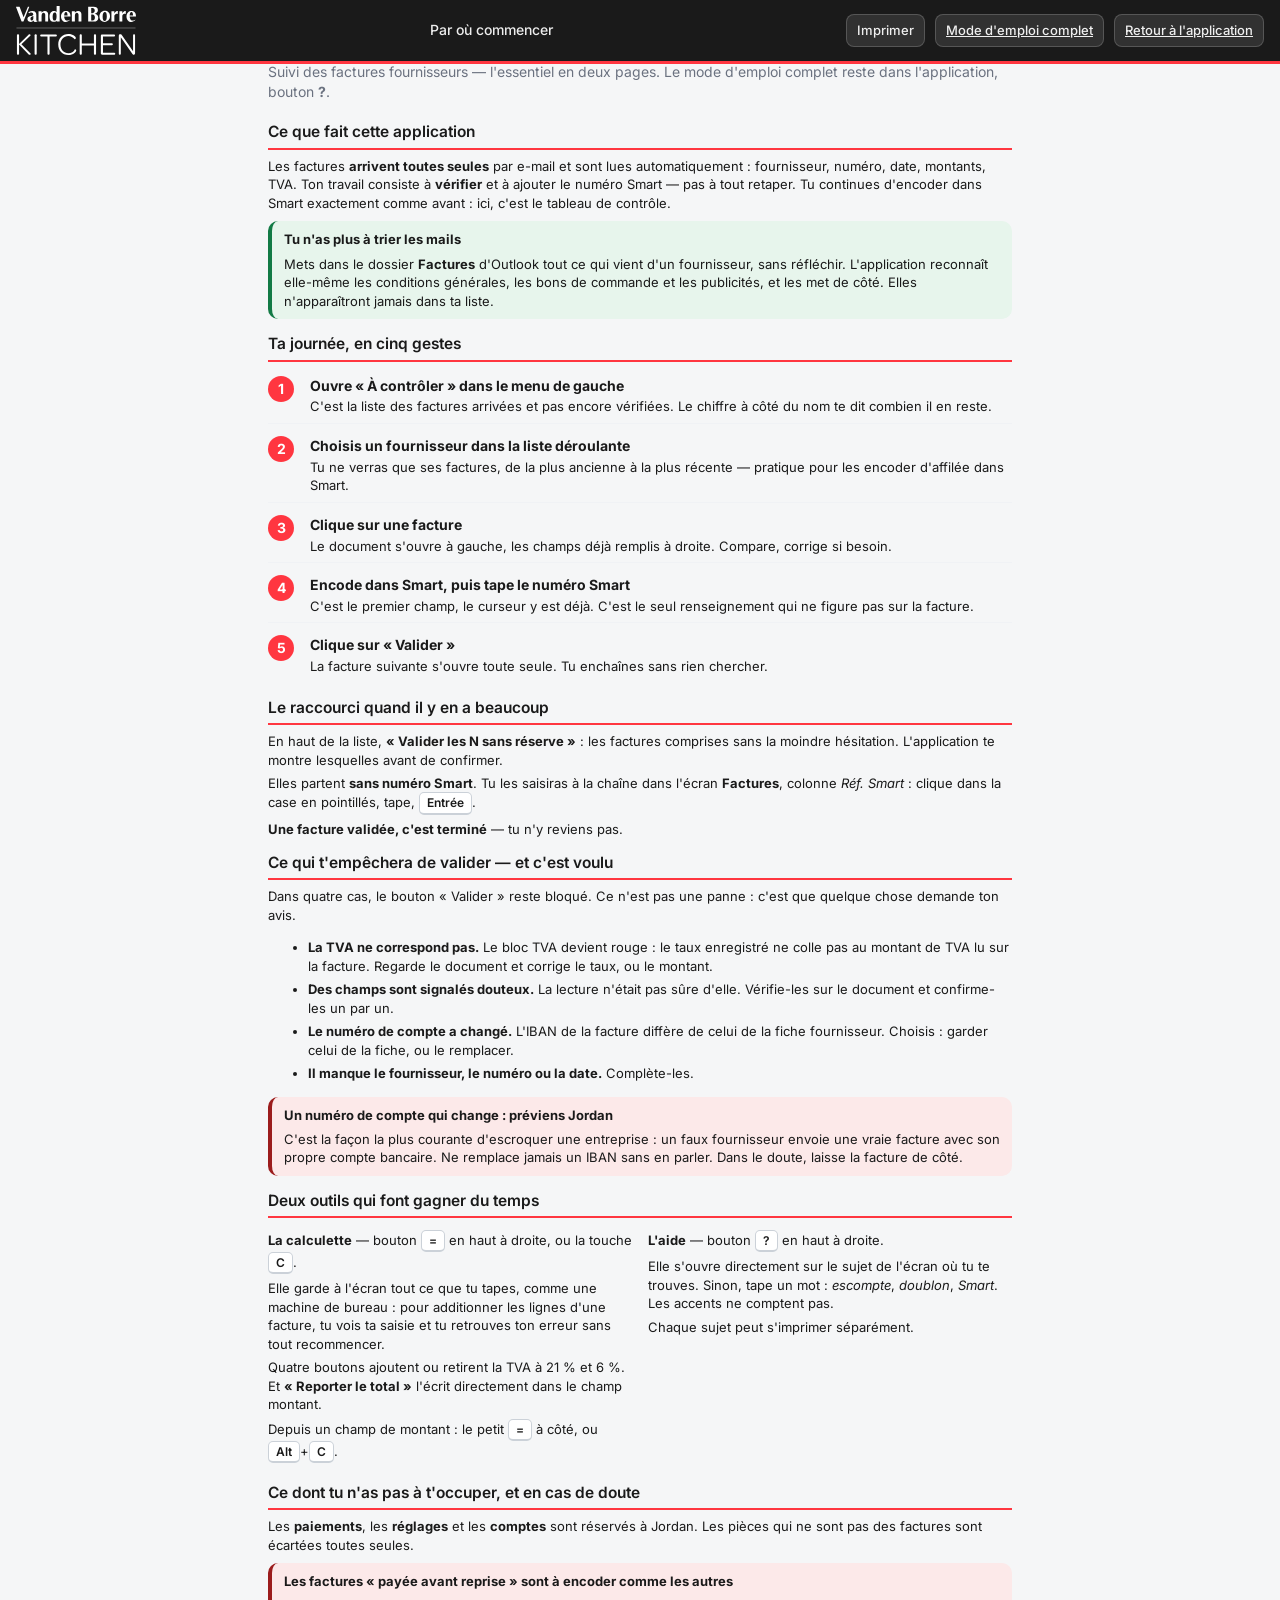
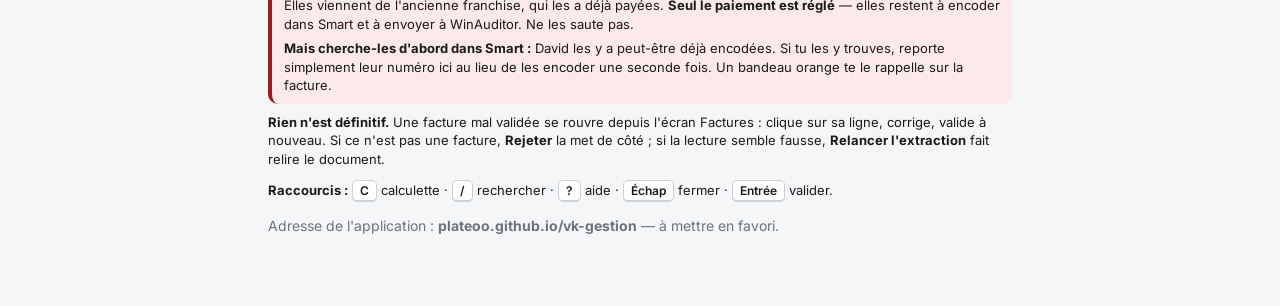
<file: demarrage.html>
<!DOCTYPE html>
<html lang="fr">
<head>
<meta charset="utf-8">
<meta name="viewport" content="width=device-width, initial-scale=1">
<title>Par où commencer — VK Gestion</title>
<link rel="preconnect" href="https://fonts.googleapis.com">
<link rel="preconnect" href="https://fonts.gstatic.com" crossorigin>
<link href="https://fonts.googleapis.com/css2?family=Inter:wght@400;500;600;700&display=swap" rel="stylesheet">
<link rel="stylesheet" href="css/style.css">
<link rel="icon" type="image/svg+xml" href="assets/favicon.svg">
<style>
  /* Fiche de démarrage : deux pages A4, à poser à côté du clavier. */
  @page { size: A4 portrait; margin: 13mm; }

  .dem { max-width: 780px; margin: 0 auto; padding: 20px 18px 50px; }
  .dem h1 { font-size: 26px; margin: 0 0 4px; }
  .dem .sous { color: var(--text-muted); font-size: 14px; margin: 0 0 20px; }

  .dem h2 {
    font-size: 15.5px; margin: 14px 0 7px; padding-bottom: 4px;
    border-bottom: 2px solid var(--vbk-red);
  }
  .dem h2:first-of-type { margin-top: 14px; }
  .dem p, .dem li { font-size: 13px; line-height: 1.42; margin: 5px 0; }

  /* Les étapes : le cœur de la fiche */
  .etapes { list-style: none; counter-reset: e; margin: 0; padding: 0; }
  .etapes > li {
    counter-increment: e; position: relative;
    padding: 7px 0 7px 42px; border-bottom: 1px solid var(--line-soft);
  }
  .etapes > li:last-child { border-bottom: 0; }
  .etapes > li::before {
    content: counter(e); position: absolute; left: 0; top: 7px;
    width: 26px; height: 26px; border-radius: 50%;
    background: var(--vbk-red); color: var(--vbk-white);
    display: grid; place-items: center; font-weight: 700; font-size: 14px;
  }
  .etapes strong { display: block; font-size: 14px; margin-bottom: 2px; }

  .encadre {
    padding: 9px 12px; border-radius: 10px; margin: 9px 0;
    background: var(--surface-alt); border-left: 4px solid var(--primary);
  }
  .encadre.stop { background: var(--danger-soft); border-left-color: var(--danger); }
  .encadre.ok { background: var(--ok-soft); border-left-color: var(--ok); }
  .encadre p { margin: 0 0 6px; }
  .encadre p:last-child { margin-bottom: 0; }
  .encadre .t { font-weight: 700; }

  .deux { display: grid; grid-template-columns: 1fr 1fr; gap: 16px; }
  .touche {
    display: inline-block; padding: 1px 7px; border: 1px solid var(--border-strong);
    border-bottom-width: 2px; border-radius: 5px; background: var(--surface);
    font-size: 12px; font-weight: 600; font-family: inherit;
  }
  .saut { break-before: page; }

  @media print {
    .no-print { display: none !important; }
    .dem { padding: 0; max-width: none; }
  }
  @media (max-width: 700px) { .deux { grid-template-columns: 1fr; } }
</style>
</head>
<body class="guide-body">

<header class="appbar no-print">
  <a class="appbar-logo" href="index.html" title="Retour à l'application">
    <img src="assets/logo-vbk-blanc.svg" alt="Vanden Borre Kitchen" width="120">
  </a>
  <div class="appbar-center"><span class="guide-appbar-title">Par où commencer</span></div>
  <div class="appbar-right">
    <button type="button" class="appbar-btn" onclick="window.print()">Imprimer</button>
    <a class="appbar-btn" href="guide.html">Mode d'emploi complet</a>
    <a class="appbar-btn" href="index.html">Retour à l'application</a>
  </div>
</header>

<div class="dem">

  <div class="print-only" style="margin-bottom:14px">
    <img src="assets/logo-vbk.svg" alt="Vanden Borre Kitchen" width="150">
  </div>

  <h1>Par où commencer</h1>
  <p class="sous">Suivi des factures fournisseurs — l'essentiel en deux pages.
     Le mode d'emploi complet reste dans l'application, bouton <strong>?</strong>.</p>

  <h2>Ce que fait cette application</h2>
  <p>Les factures <strong>arrivent toutes seules</strong> par e-mail et sont lues
     automatiquement : fournisseur, numéro, date, montants, TVA. Ton travail consiste à
     <strong>vérifier</strong> et à ajouter le numéro Smart — pas à tout retaper. Tu continues
     d'encoder dans Smart exactement comme avant : ici, c'est le tableau de contrôle.</p>

  <div class="encadre ok">
    <p class="t">Tu n'as plus à trier les mails</p>
    <p>Mets dans le dossier <strong>Factures</strong> d'Outlook tout ce qui vient d'un
       fournisseur, sans réfléchir. L'application reconnaît elle-même les conditions
       générales, les bons de commande et les publicités, et les met de côté. Elles
       n'apparaîtront jamais dans ta liste.</p>
  </div>

  <h2>Ta journée, en cinq gestes</h2>
  <ol class="etapes">
    <li>
      <strong>Ouvre « À contrôler » dans le menu de gauche</strong>
      C'est la liste des factures arrivées et pas encore vérifiées. Le chiffre à côté du
      nom te dit combien il en reste.
    </li>
    <li>
      <strong>Choisis un fournisseur dans la liste déroulante</strong>
      Tu ne verras que ses factures, de la plus ancienne à la plus récente — pratique pour
      les encoder d'affilée dans Smart.
    </li>
    <li>
      <strong>Clique sur une facture</strong>
      Le document s'ouvre à gauche, les champs déjà remplis à droite. Compare, corrige
      si besoin.
    </li>
    <li>
      <strong>Encode dans Smart, puis tape le numéro Smart</strong>
      C'est le premier champ, le curseur y est déjà. C'est le seul renseignement qui ne
      figure pas sur la facture.
    </li>
    <li>
      <strong>Clique sur « Valider »</strong>
      La facture suivante s'ouvre toute seule. Tu enchaînes sans rien chercher.
    </li>
  </ol>

  <h2>Le raccourci quand il y en a beaucoup</h2>
  <p>En haut de la liste, <strong>« Valider les N sans réserve »</strong> : les factures
     comprises sans la moindre hésitation. L'application te montre lesquelles avant de
     confirmer.</p>
  <p>Elles partent <strong>sans numéro Smart</strong>. Tu les saisiras à la chaîne dans
     l'écran <strong>Factures</strong>, colonne <em>Réf. Smart</em> : clique dans la case en
     pointillés, tape, <span class="touche">Entrée</span>.</p>
  <p><strong>Une facture validée, c'est terminé</strong> — tu n'y reviens pas.</p>

  <!-- ================= PAGE 2 ================= -->
  <div class="saut"></div>

  <h2>Ce qui t'empêchera de valider — et c'est voulu</h2>
  <p>Dans quatre cas, le bouton « Valider » reste bloqué. Ce n'est pas une panne : c'est
     que quelque chose demande ton avis.</p>
  <ul>
    <li><strong>La TVA ne correspond pas.</strong> Le bloc TVA devient rouge : le taux
        enregistré ne colle pas au montant de TVA lu sur la facture. Regarde le document et
        corrige le taux, ou le montant.</li>
    <li><strong>Des champs sont signalés douteux.</strong> La lecture n'était pas sûre
        d'elle. Vérifie-les sur le document et confirme-les un par un.</li>
    <li><strong>Le numéro de compte a changé.</strong> L'IBAN de la facture diffère de celui
        de la fiche fournisseur. Choisis : garder celui de la fiche, ou le remplacer.</li>
    <li><strong>Il manque le fournisseur, le numéro ou la date.</strong> Complète-les.</li>
  </ul>

  <div class="encadre stop">
    <p class="t">Un numéro de compte qui change : préviens Jordan</p>
    <p>C'est la façon la plus courante d'escroquer une entreprise : un faux fournisseur
       envoie une vraie facture avec son propre compte bancaire. Ne remplace jamais un IBAN
       sans en parler. Dans le doute, laisse la facture de côté.</p>
  </div>

  <h2>Deux outils qui font gagner du temps</h2>
  <div class="deux">
    <div>
      <p><strong>La calculette</strong> — bouton <span class="touche">=</span> en haut à
         droite, ou la touche <span class="touche">C</span>.</p>
      <p>Elle garde à l'écran tout ce que tu tapes, comme une machine de bureau : pour
         additionner les lignes d'une facture, tu vois ta saisie et tu retrouves ton erreur
         sans tout recommencer.</p>
      <p>Quatre boutons ajoutent ou retirent la TVA à 21 % et 6 %. Et
         <strong>« Reporter le total »</strong> l'écrit directement dans le champ montant.</p>
      <p>Depuis un champ de montant : le petit <span class="touche">=</span> à côté, ou
         <span class="touche">Alt</span>+<span class="touche">C</span>.</p>
    </div>
    <div>
      <p><strong>L'aide</strong> — bouton <span class="touche">?</span> en haut à droite.</p>
      <p>Elle s'ouvre directement sur le sujet de l'écran où tu te trouves. Sinon, tape un
         mot : <em>escompte</em>, <em>doublon</em>, <em>Smart</em>. Les accents ne comptent
         pas.</p>
      <p>Chaque sujet peut s'imprimer séparément.</p>
    </div>
  </div>

  <h2>Ce dont tu n'as pas à t'occuper, et en cas de doute</h2>
  <p>Les <strong>paiements</strong>, les <strong>réglages</strong> et les <strong>comptes</strong>
     sont réservés à Jordan. Les pièces qui ne sont pas des factures sont écartées toutes
     seules.</p>

  <div class="encadre stop">
    <p class="t">Les factures « payée avant reprise » sont à encoder comme les autres</p>
    <p>Elles viennent de l'ancienne franchise, qui les a déjà payées. <strong>Seul le
       paiement est réglé</strong> — elles restent à encoder dans Smart et à envoyer à
       WinAuditor. Ne les saute pas.</p>
    <p><strong>Mais cherche-les d'abord dans Smart :</strong> David les y a peut-être déjà
       encodées. Si tu les y trouves, reporte simplement leur numéro ici au lieu de les
       encoder une seconde fois. Un bandeau orange te le rappelle sur la facture.</p>
  </div>
  <p><strong>Rien n'est définitif.</strong> Une facture mal validée se rouvre depuis l'écran
     Factures : clique sur sa ligne, corrige, valide à nouveau. Si ce n'est pas une facture,
     <strong>Rejeter</strong> la met de côté ; si la lecture semble fausse,
     <strong>Relancer l'extraction</strong> fait relire le document.</p>

  <p style="margin-top:12px"><strong>Raccourcis :</strong>
     <span class="touche">C</span> calculette · <span class="touche">/</span> rechercher ·
     <span class="touche">?</span> aide · <span class="touche">Échap</span> fermer ·
     <span class="touche">Entrée</span> valider.</p>

  <p class="sous" style="margin-top:14px">
    Adresse de l'application : <strong>plateoo.github.io/vk-gestion</strong> — à mettre en favori.
  </p>

</div>

</body>
</html>
</file>
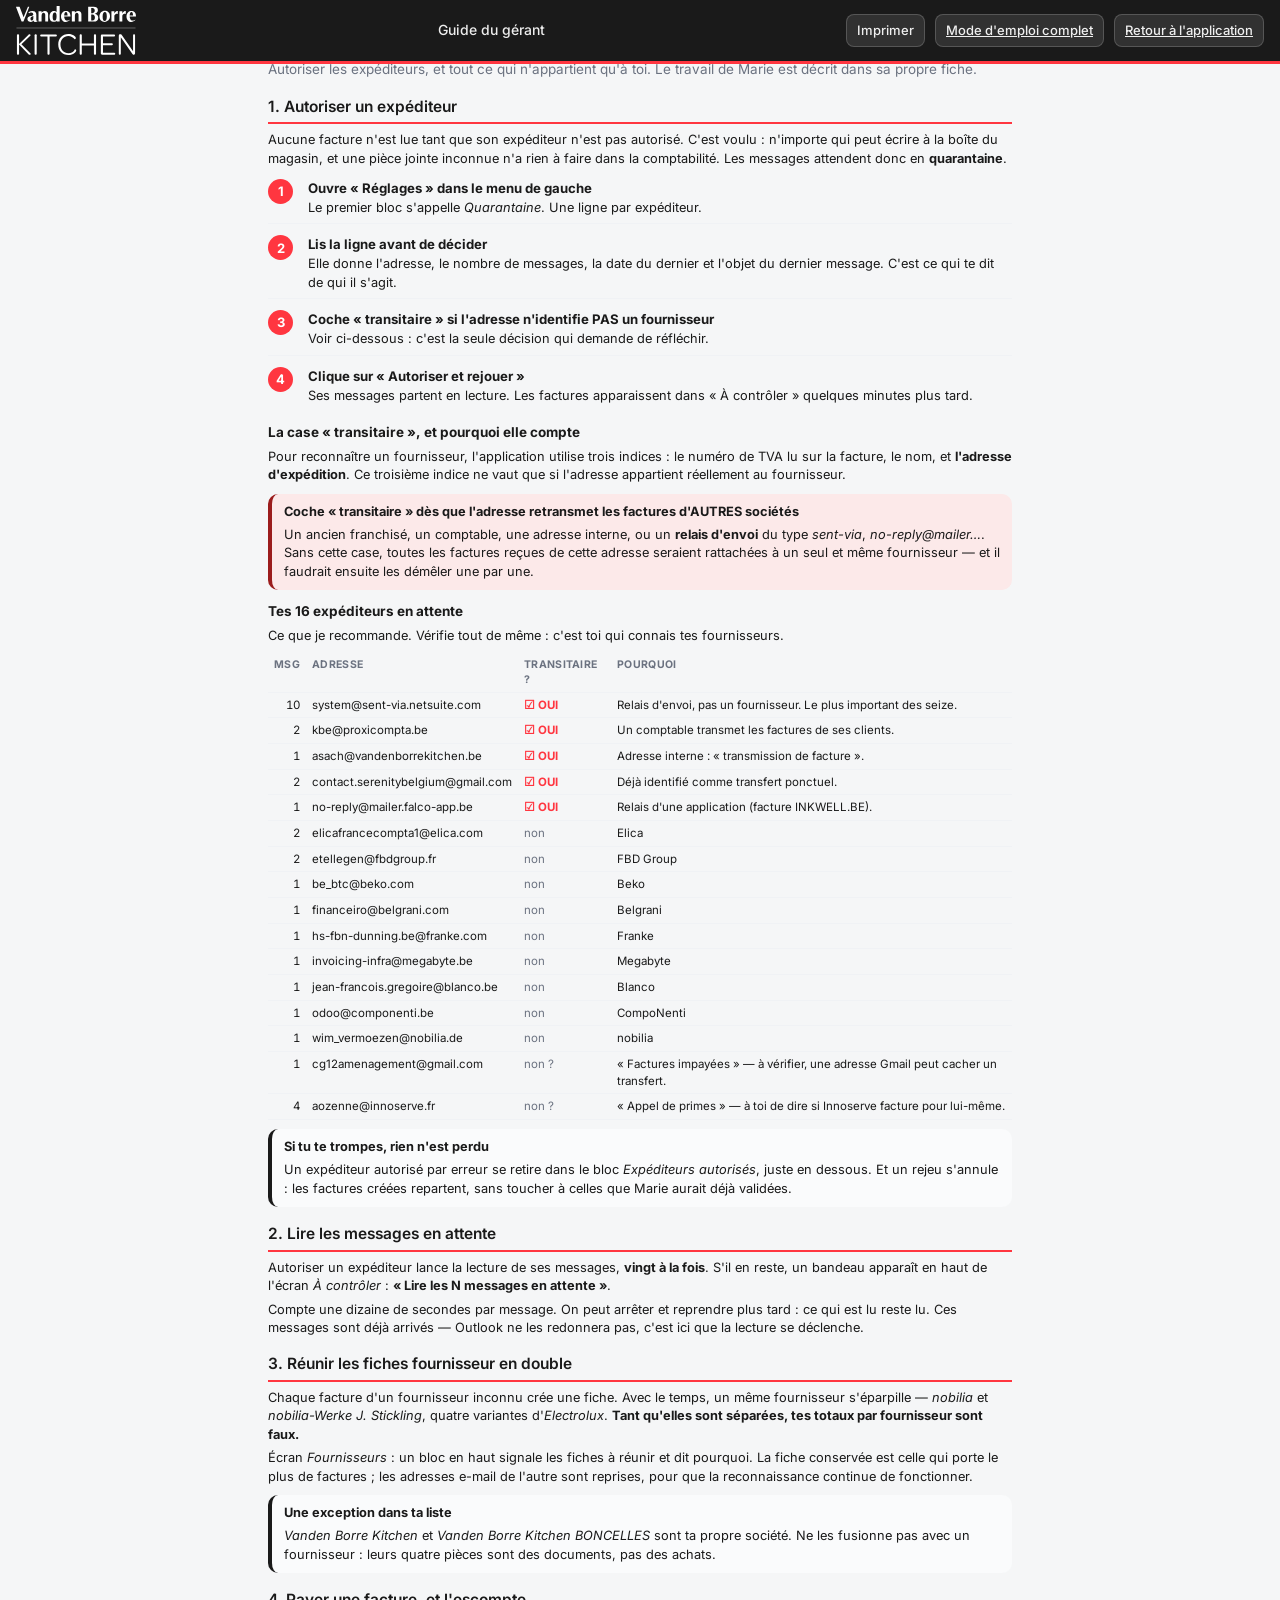
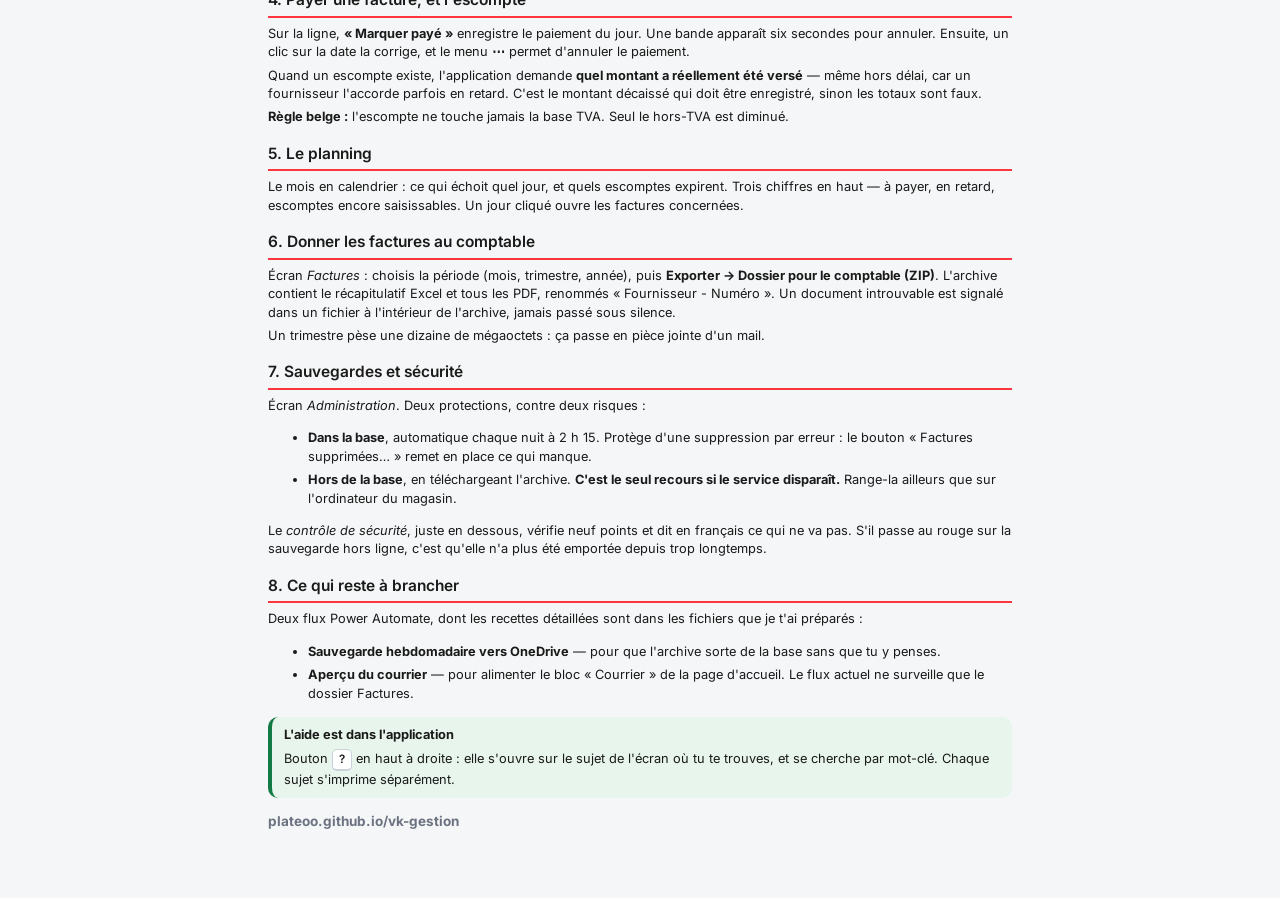
<file: gerant.html>
<!DOCTYPE html>
<html lang="fr">
<head>
<meta charset="utf-8">
<meta name="viewport" content="width=device-width, initial-scale=1">
<title>Guide du gérant — VK Gestion</title>
<link rel="preconnect" href="https://fonts.googleapis.com">
<link rel="preconnect" href="https://fonts.gstatic.com" crossorigin>
<link href="https://fonts.googleapis.com/css2?family=Inter:wght@400;500;600;700&display=swap" rel="stylesheet">
<link rel="stylesheet" href="css/style.css">
<link rel="icon" type="image/svg+xml" href="assets/favicon.svg">
<style>
  @page { size: A4 portrait; margin: 13mm; }

  .ger { max-width: 780px; margin: 0 auto; padding: 20px 18px 50px; }
  .ger h1 { font-size: 25px; margin: 0 0 4px; }
  .ger .sous { color: var(--text-muted); font-size: 13.5px; margin: 0 0 16px; }
  .ger h2 {
    font-size: 15.5px; margin: 16px 0 7px; padding-bottom: 4px;
    border-bottom: 2px solid var(--vbk-red);
  }
  .ger h2:first-of-type { margin-top: 12px; }
  .ger h3 { font-size: 13.5px; margin: 12px 0 4px; }
  .ger p, .ger li { font-size: 12.8px; line-height: 1.44; margin: 5px 0; }

  .etapes { list-style: none; counter-reset: e; margin: 0; padding: 0; }
  .etapes > li {
    counter-increment: e; position: relative;
    padding: 6px 0 6px 40px; border-bottom: 1px solid var(--line-soft);
  }
  .etapes > li:last-child { border-bottom: 0; }
  .etapes > li::before {
    content: counter(e); position: absolute; left: 0; top: 6px;
    width: 25px; height: 25px; border-radius: 50%;
    background: var(--vbk-red); color: var(--vbk-white);
    display: grid; place-items: center; font-weight: 700; font-size: 13px;
  }
  .etapes strong { display: block; font-size: 13.2px; margin-bottom: 1px; }

  .encadre {
    padding: 9px 12px; border-radius: 10px; margin: 9px 0;
    background: var(--surface-alt); border-left: 4px solid var(--primary);
  }
  .encadre.stop { background: var(--danger-soft); border-left-color: var(--danger); }
  .encadre.ok { background: var(--ok-soft); border-left-color: var(--ok); }
  .encadre p { margin: 0 0 5px; }
  .encadre p:last-child { margin-bottom: 0; }
  .encadre .t { font-weight: 700; }

  table.exp { width: 100%; border-collapse: collapse; margin: 8px 0; }
  table.exp th, table.exp td {
    text-align: left; padding: 4px 6px; font-size: 11.5px;
    border-bottom: 1px solid var(--line-soft); vertical-align: top;
  }
  table.exp th { font-size: 10.5px; text-transform: uppercase; letter-spacing: .03em; color: var(--text-muted); }
  table.exp td.n { text-align: right; font-variant-numeric: tabular-nums; width: 34px; }
  .coche { font-weight: 700; color: var(--vbk-red); white-space: nowrap; }
  .rien { color: var(--text-muted); }

  .touche {
    display: inline-block; padding: 1px 6px; border: 1px solid var(--border-strong);
    border-bottom-width: 2px; border-radius: 5px; background: var(--surface);
    font-size: 11.5px; font-weight: 600;
  }
  /* Pas de saut forcé : on laisse la pagination se faire, mais on
     interdit qu'un tableau, un encadré ou une liste d'étapes soit coupé
     en deux — c'est ce qui rend un document imprimé pénible à suivre.
     Et un titre ne reste jamais seul en bas de page. */
  .ger h2, .ger h3 { break-after: avoid; }
  .encadre, .etapes, table.exp, .etapes > li { break-inside: avoid; }
  @media print { .no-print { display: none !important; } .ger { padding: 0; max-width: none; } }
</style>
</head>
<body class="guide-body">

<header class="appbar no-print">
  <a class="appbar-logo" href="index.html" title="Retour à l'application">
    <img src="assets/logo-vbk-blanc.svg" alt="Vanden Borre Kitchen" width="120">
  </a>
  <div class="appbar-center"><span class="guide-appbar-title">Guide du gérant</span></div>
  <div class="appbar-right">
    <button type="button" class="appbar-btn" onclick="window.print()">Imprimer</button>
    <a class="appbar-btn" href="guide.html">Mode d'emploi complet</a>
    <a class="appbar-btn" href="index.html">Retour à l'application</a>
  </div>
</header>

<div class="ger">

  <div class="print-only" style="margin-bottom:12px">
    <img src="assets/logo-vbk.svg" alt="Vanden Borre Kitchen" width="150">
  </div>

  <h1>Guide du gérant</h1>
  <p class="sous">Autoriser les expéditeurs, et tout ce qui n'appartient qu'à toi.
     Le travail de Marie est décrit dans sa propre fiche.</p>

  <!-- ================================================================ -->
  <h2>1. Autoriser un expéditeur</h2>

  <p>Aucune facture n'est lue tant que son expéditeur n'est pas autorisé. C'est voulu :
     n'importe qui peut écrire à la boîte du magasin, et une pièce jointe inconnue n'a rien
     à faire dans la comptabilité. Les messages attendent donc en <strong>quarantaine</strong>.</p>

  <ol class="etapes">
    <li>
      <strong>Ouvre « Réglages » dans le menu de gauche</strong>
      Le premier bloc s'appelle <em>Quarantaine</em>. Une ligne par expéditeur.
    </li>
    <li>
      <strong>Lis la ligne avant de décider</strong>
      Elle donne l'adresse, le nombre de messages, la date du dernier et l'objet du dernier
      message. C'est ce qui te dit de qui il s'agit.
    </li>
    <li>
      <strong>Coche « transitaire » si l'adresse n'identifie PAS un fournisseur</strong>
      Voir ci-dessous : c'est la seule décision qui demande de réfléchir.
    </li>
    <li>
      <strong>Clique sur « Autoriser et rejouer »</strong>
      Ses messages partent en lecture. Les factures apparaissent dans « À contrôler »
      quelques minutes plus tard.
    </li>
  </ol>

  <h3>La case « transitaire », et pourquoi elle compte</h3>
  <p>Pour reconnaître un fournisseur, l'application utilise trois indices : le numéro de TVA
     lu sur la facture, le nom, et <strong>l'adresse d'expédition</strong>. Ce troisième
     indice ne vaut que si l'adresse appartient réellement au fournisseur.</p>
  <div class="encadre stop">
    <p class="t">Coche « transitaire » dès que l'adresse retransmet les factures d'AUTRES sociétés</p>
    <p>Un ancien franchisé, un comptable, une adresse interne, ou un <strong>relais d'envoi</strong>
       du type <em>sent-via</em>, <em>no-reply@mailer…</em>. Sans cette case, toutes les
       factures reçues de cette adresse seraient rattachées à un seul et même fournisseur —
       et il faudrait ensuite les démêler une par une.</p>
  </div>

  <h3>Tes 16 expéditeurs en attente</h3>
  <p>Ce que je recommande. Vérifie tout de même : c'est toi qui connais tes fournisseurs.</p>

  <table class="exp">
    <thead><tr><th class="n">msg</th><th>adresse</th><th>transitaire ?</th><th>pourquoi</th></tr></thead>
    <tbody>
      <tr><td class="n">10</td><td>system@sent-via.netsuite.com</td><td class="coche">☑ OUI</td>
          <td>Relais d'envoi, pas un fournisseur. Le plus important des seize.</td></tr>
      <tr><td class="n">2</td><td>kbe@proxicompta.be</td><td class="coche">☑ OUI</td>
          <td>Un comptable transmet les factures de ses clients.</td></tr>
      <tr><td class="n">1</td><td>asach@vandenborrekitchen.be</td><td class="coche">☑ OUI</td>
          <td>Adresse interne : « transmission de facture ».</td></tr>
      <tr><td class="n">2</td><td>contact.serenitybelgium@gmail.com</td><td class="coche">☑ OUI</td>
          <td>Déjà identifié comme transfert ponctuel.</td></tr>
      <tr><td class="n">1</td><td>no-reply@mailer.falco-app.be</td><td class="coche">☑ OUI</td>
          <td>Relais d'une application (facture INKWELL.BE).</td></tr>
      <tr><td class="n">2</td><td>elicafrancecompta1@elica.com</td><td class="rien">non</td><td>Elica</td></tr>
      <tr><td class="n">2</td><td>etellegen@fbdgroup.fr</td><td class="rien">non</td><td>FBD Group</td></tr>
      <tr><td class="n">1</td><td>be_btc@beko.com</td><td class="rien">non</td><td>Beko</td></tr>
      <tr><td class="n">1</td><td>financeiro@belgrani.com</td><td class="rien">non</td><td>Belgrani</td></tr>
      <tr><td class="n">1</td><td>hs-fbn-dunning.be@franke.com</td><td class="rien">non</td><td>Franke</td></tr>
      <tr><td class="n">1</td><td>invoicing-infra@megabyte.be</td><td class="rien">non</td><td>Megabyte</td></tr>
      <tr><td class="n">1</td><td>jean-francois.gregoire@blanco.be</td><td class="rien">non</td><td>Blanco</td></tr>
      <tr><td class="n">1</td><td>odoo@componenti.be</td><td class="rien">non</td><td>CompoNenti</td></tr>
      <tr><td class="n">1</td><td>wim_vermoezen@nobilia.de</td><td class="rien">non</td><td>nobilia</td></tr>
      <tr><td class="n">1</td><td>cg12amenagement@gmail.com</td><td class="rien">non ?</td>
          <td>« Factures impayées » — à vérifier, une adresse Gmail peut cacher un transfert.</td></tr>
      <tr><td class="n">4</td><td>aozenne@innoserve.fr</td><td class="rien">non ?</td>
          <td>« Appel de primes » — à toi de dire si Innoserve facture pour lui-même.</td></tr>
    </tbody>
  </table>

  <div class="encadre">
    <p class="t">Si tu te trompes, rien n'est perdu</p>
    <p>Un expéditeur autorisé par erreur se retire dans le bloc <em>Expéditeurs autorisés</em>,
       juste en dessous. Et un rejeu s'annule : les factures créées repartent, sans toucher
       à celles que Marie aurait déjà validées.</p>
  </div>

  <h2>2. Lire les messages en attente</h2>
  <p>Autoriser un expéditeur lance la lecture de ses messages, <strong>vingt à la fois</strong>.
     S'il en reste, un bandeau apparaît en haut de l'écran <em>À contrôler</em> :
     <strong>« Lire les N messages en attente »</strong>.</p>
  <p>Compte une dizaine de secondes par message. On peut arrêter et reprendre plus tard :
     ce qui est lu reste lu. Ces messages sont déjà arrivés — Outlook ne les redonnera pas,
     c'est ici que la lecture se déclenche.</p>

  <h2>3. Réunir les fiches fournisseur en double</h2>
  <p>Chaque facture d'un fournisseur inconnu crée une fiche. Avec le temps, un même
     fournisseur s'éparpille — <em>nobilia</em> et <em>nobilia-Werke J. Stickling</em>, quatre
     variantes d'<em>Electrolux</em>. <strong>Tant qu'elles sont séparées, tes totaux par
     fournisseur sont faux.</strong></p>
  <p>Écran <em>Fournisseurs</em> : un bloc en haut signale les fiches à réunir et dit pourquoi.
     La fiche conservée est celle qui porte le plus de factures ; les adresses e-mail de
     l'autre sont reprises, pour que la reconnaissance continue de fonctionner.</p>
  <div class="encadre">
    <p class="t">Une exception dans ta liste</p>
    <p><em>Vanden Borre Kitchen</em> et <em>Vanden Borre Kitchen BONCELLES</em> sont ta propre
       société. Ne les fusionne pas avec un fournisseur : leurs quatre pièces sont des
       documents, pas des achats.</p>
  </div>

  <h2>4. Payer une facture, et l'escompte</h2>
  <p>Sur la ligne, <strong>« Marquer payé »</strong> enregistre le paiement du jour. Une bande
     apparaît six secondes pour annuler. Ensuite, un clic sur la date la corrige, et le menu
     <strong>⋯</strong> permet d'annuler le paiement.</p>
  <p>Quand un escompte existe, l'application demande <strong>quel montant a réellement été
     versé</strong> — même hors délai, car un fournisseur l'accorde parfois en retard. C'est
     le montant décaissé qui doit être enregistré, sinon les totaux sont faux.</p>
  <p><strong>Règle belge :</strong> l'escompte ne touche jamais la base TVA. Seul le hors-TVA
     est diminué.</p>

  <h2>5. Le planning</h2>
  <p>Le mois en calendrier : ce qui échoit quel jour, et quels escomptes expirent. Trois
     chiffres en haut — à payer, en retard, escomptes encore saisissables. Un jour cliqué
     ouvre les factures concernées.</p>

  <h2>6. Donner les factures au comptable</h2>
  <p>Écran <em>Factures</em> : choisis la période (mois, trimestre, année), puis
     <strong>Exporter → Dossier pour le comptable (ZIP)</strong>. L'archive contient le
     récapitulatif Excel et tous les PDF, renommés « Fournisseur - Numéro ». Un document
     introuvable est signalé dans un fichier à l'intérieur de l'archive, jamais passé sous
     silence.</p>
  <p>Un trimestre pèse une dizaine de mégaoctets : ça passe en pièce jointe d'un mail.</p>

  <h2>7. Sauvegardes et sécurité</h2>
  <p>Écran <em>Administration</em>. Deux protections, contre deux risques :</p>
  <ul>
    <li><strong>Dans la base</strong>, automatique chaque nuit à 2 h 15. Protège d'une
        suppression par erreur : le bouton « Factures supprimées… » remet en place ce qui
        manque.</li>
    <li><strong>Hors de la base</strong>, en téléchargeant l'archive. <strong>C'est le seul
        recours si le service disparaît.</strong> Range-la ailleurs que sur l'ordinateur du
        magasin.</li>
  </ul>
  <p>Le <em>contrôle de sécurité</em>, juste en dessous, vérifie neuf points et dit en
     français ce qui ne va pas. S'il passe au rouge sur la sauvegarde hors ligne, c'est
     qu'elle n'a plus été emportée depuis trop longtemps.</p>

  <h2>8. Ce qui reste à brancher</h2>
  <p>Deux flux Power Automate, dont les recettes détaillées sont dans les fichiers que je
     t'ai préparés :</p>
  <ul>
    <li><strong>Sauvegarde hebdomadaire vers OneDrive</strong> — pour que l'archive sorte de
        la base sans que tu y penses.</li>
    <li><strong>Aperçu du courrier</strong> — pour alimenter le bloc « Courrier » de la page
        d'accueil. Le flux actuel ne surveille que le dossier Factures.</li>
  </ul>

  <div class="encadre ok">
    <p class="t">L'aide est dans l'application</p>
    <p>Bouton <span class="touche">?</span> en haut à droite : elle s'ouvre sur le sujet de
       l'écran où tu te trouves, et se cherche par mot-clé. Chaque sujet s'imprime
       séparément.</p>
  </div>

  <p class="sous" style="margin-top:14px">
    <strong>plateoo.github.io/vk-gestion</strong>
  </p>

</div>

</body>
</html>
</file>
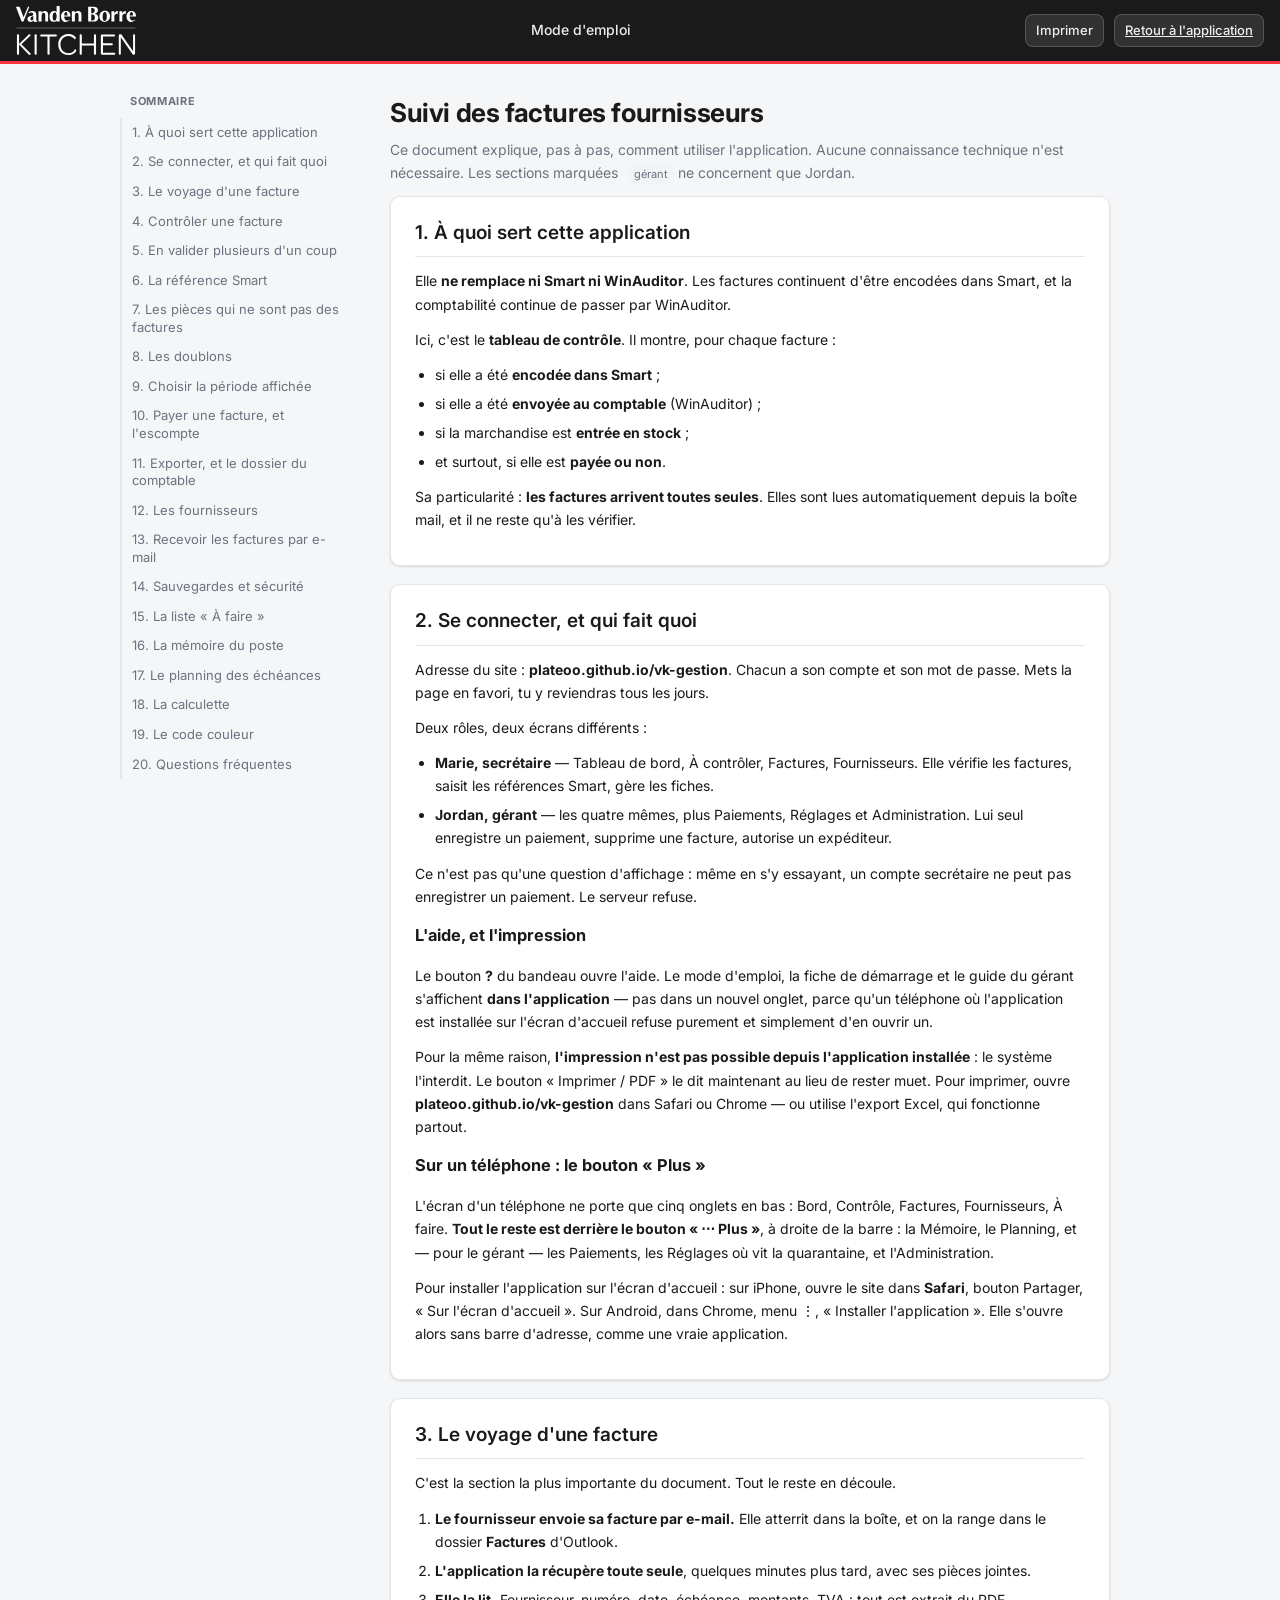
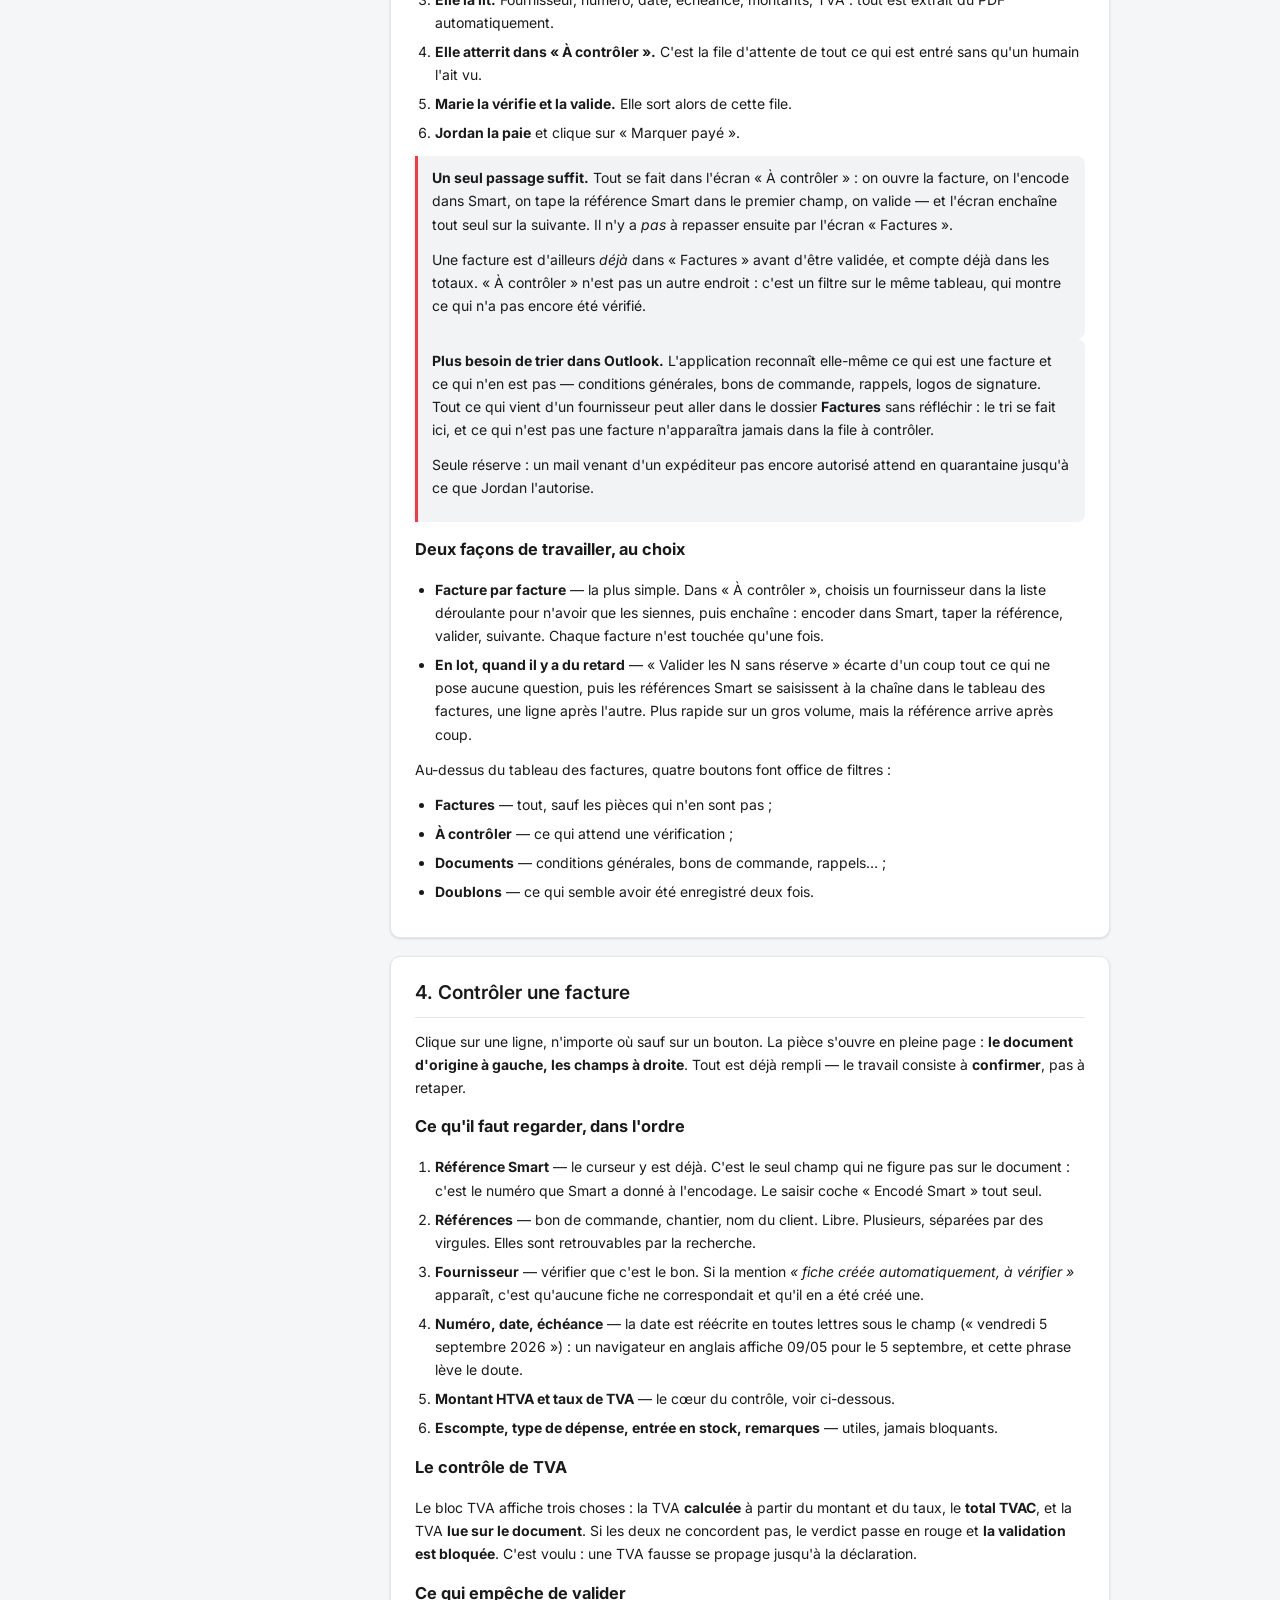
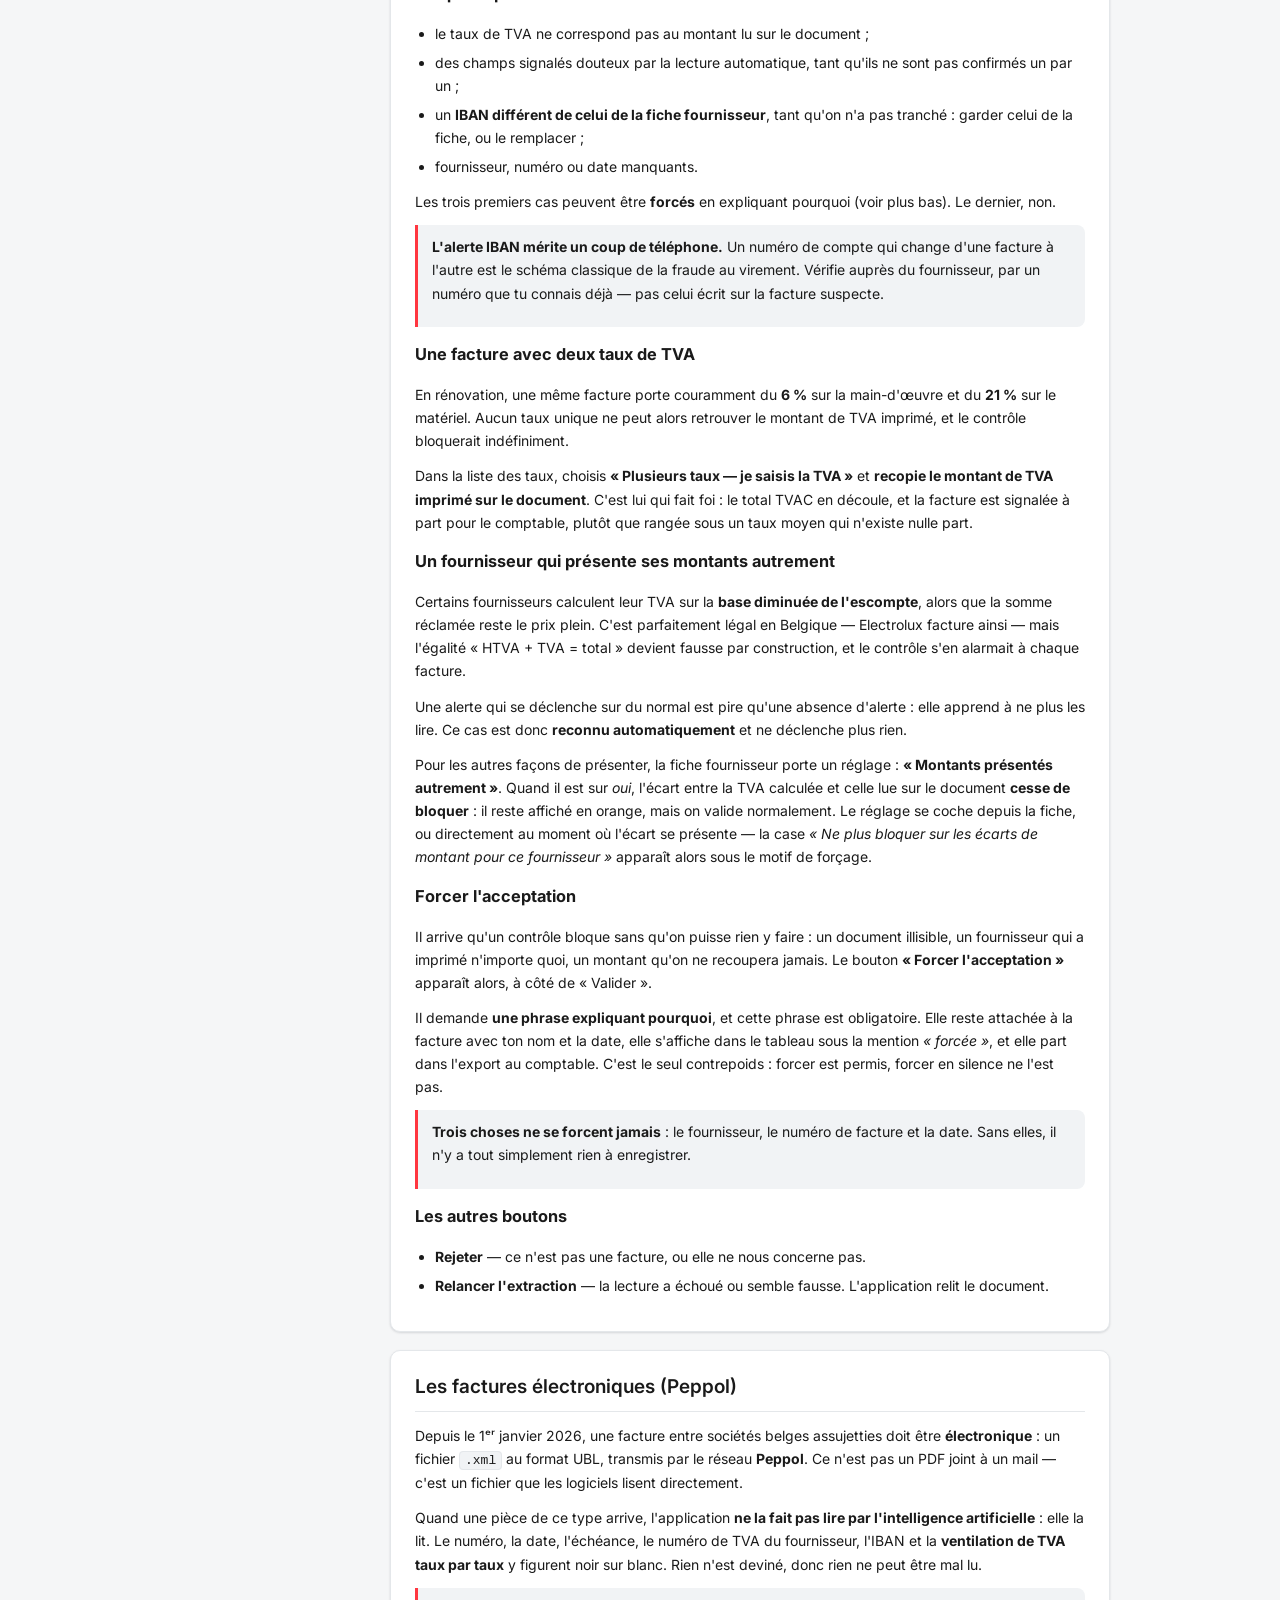
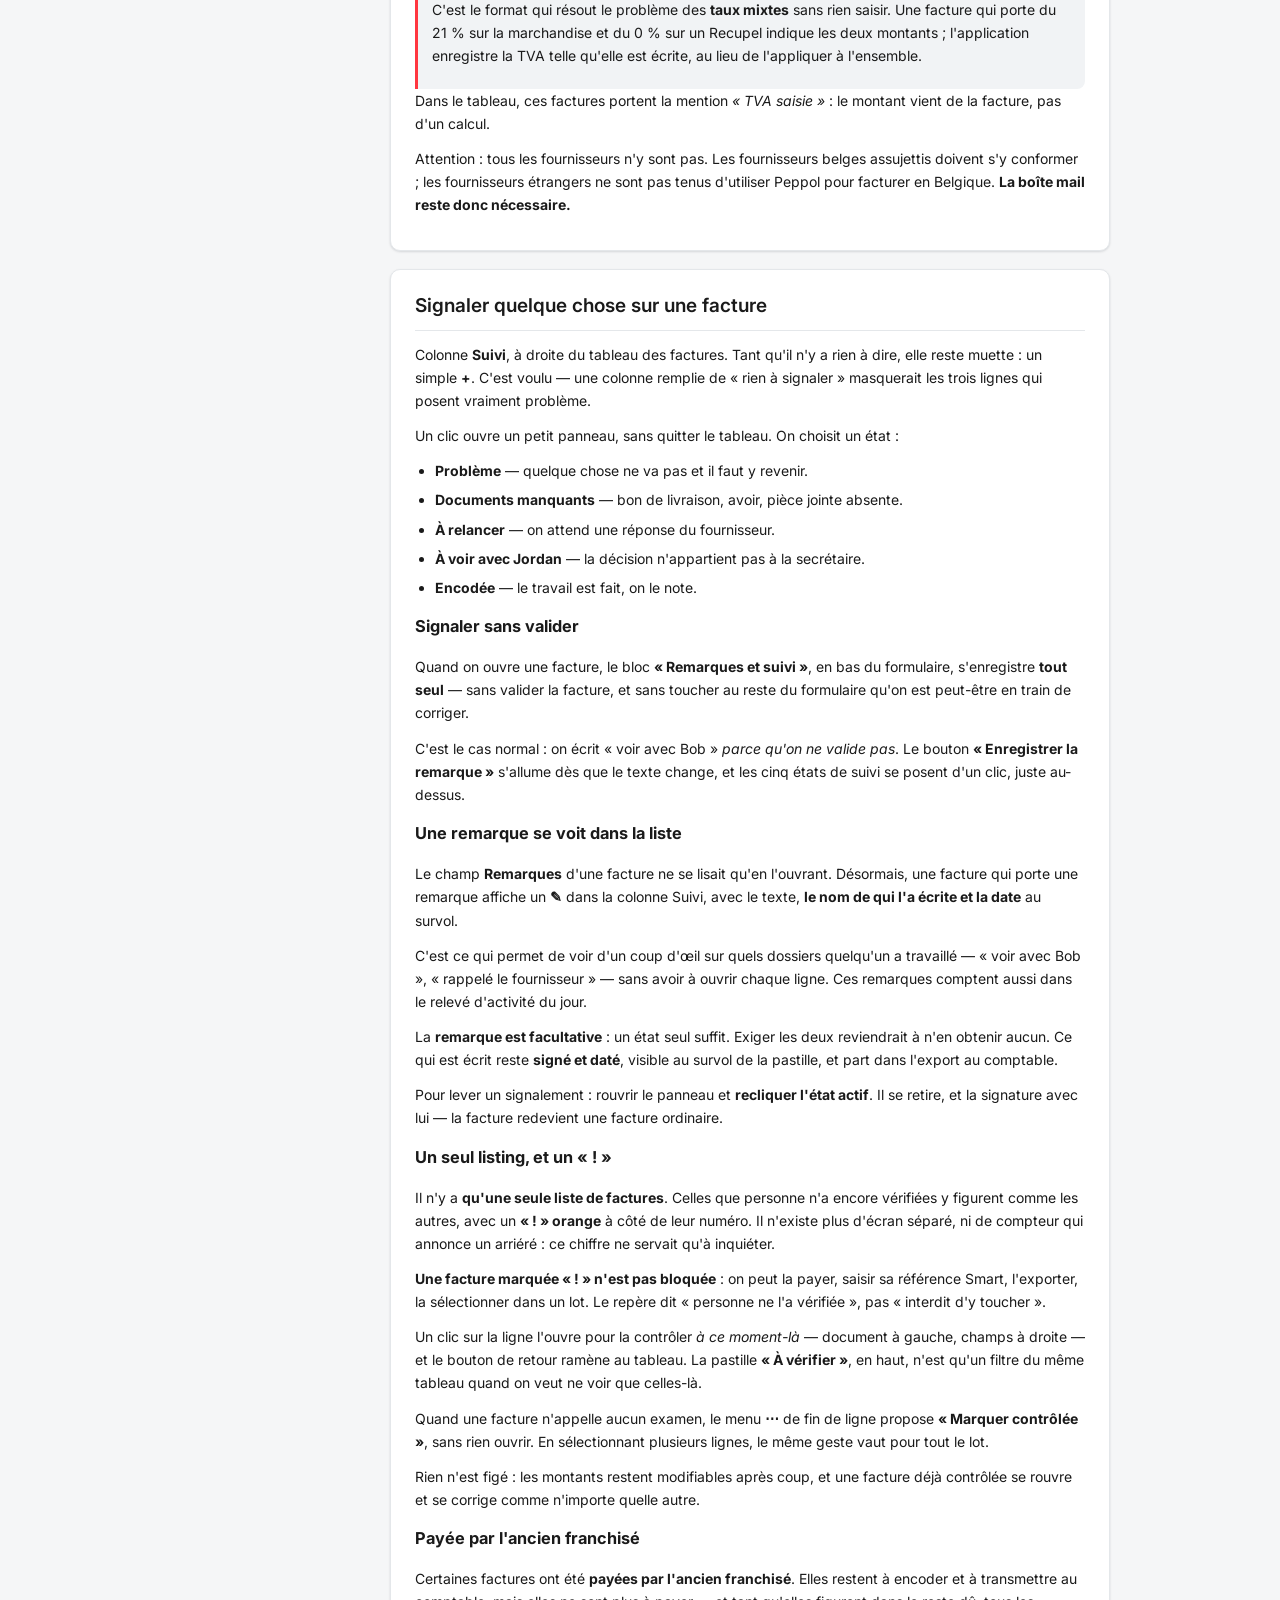
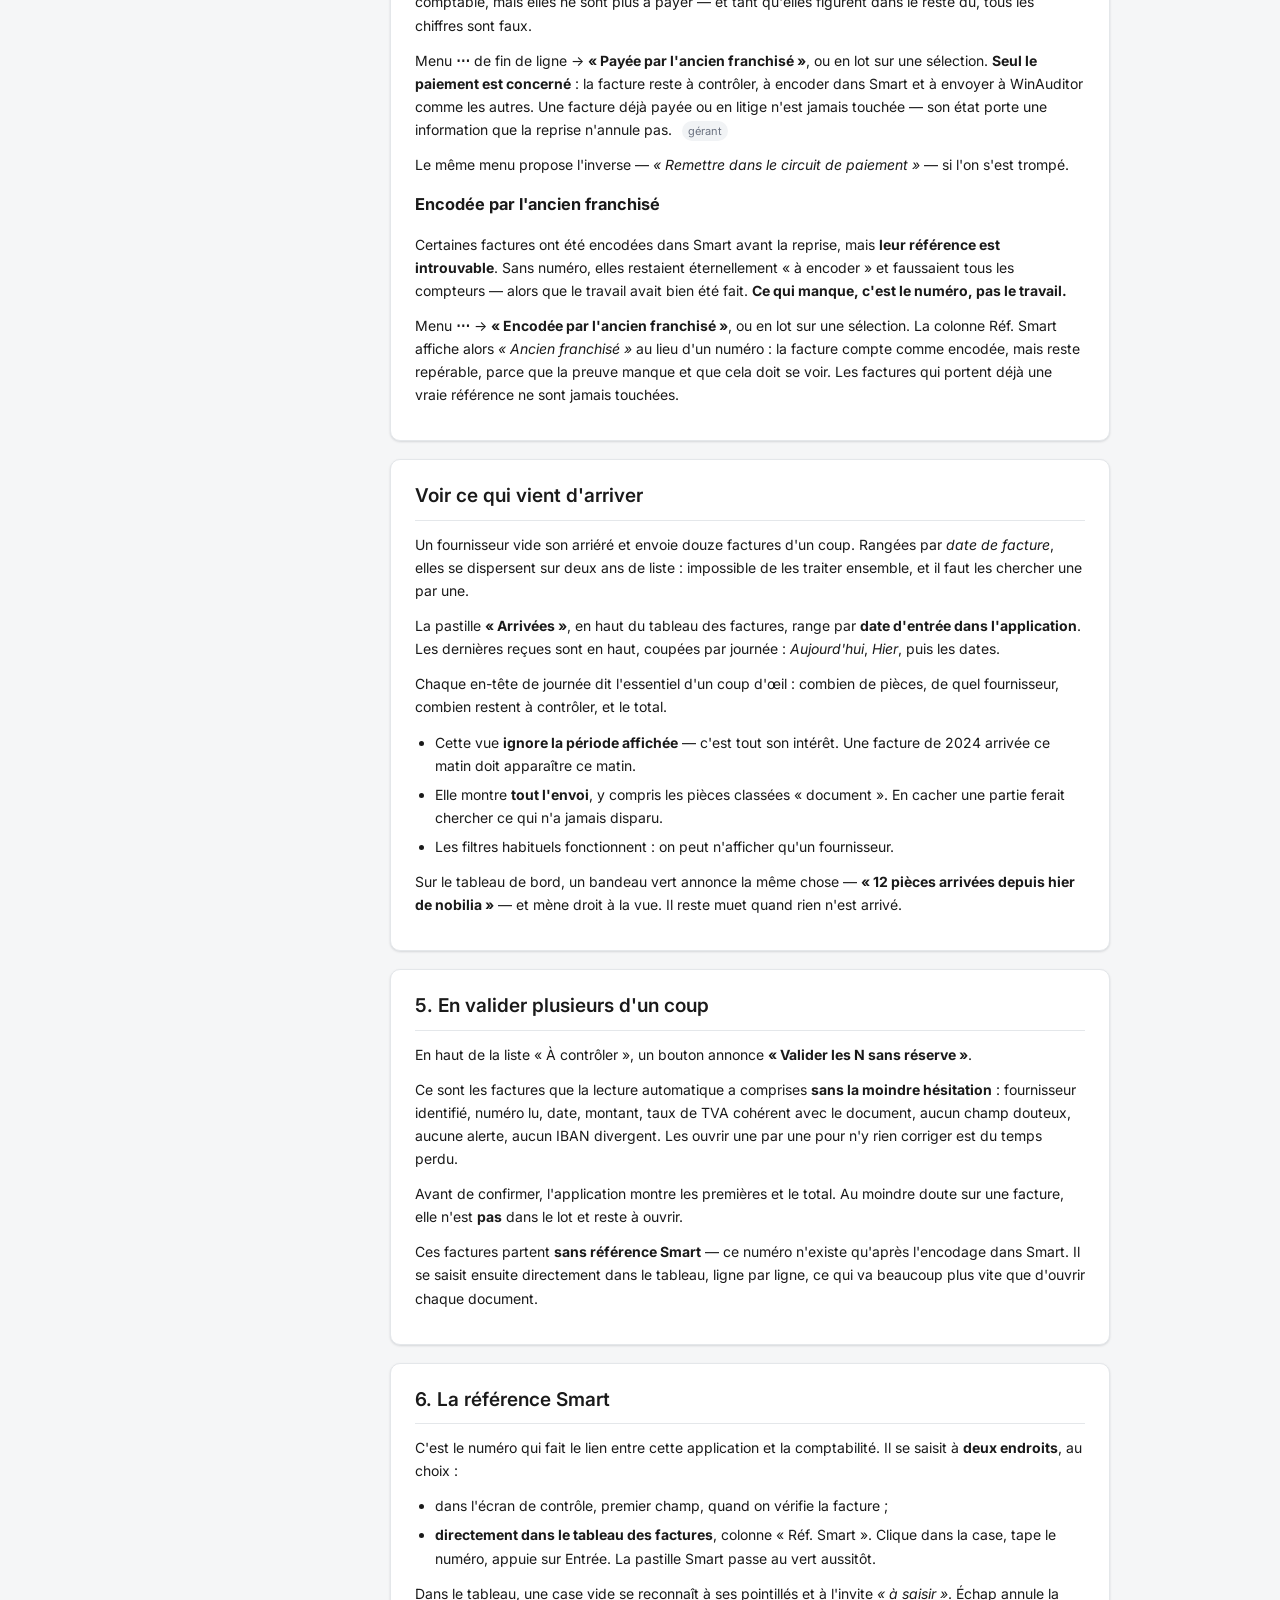
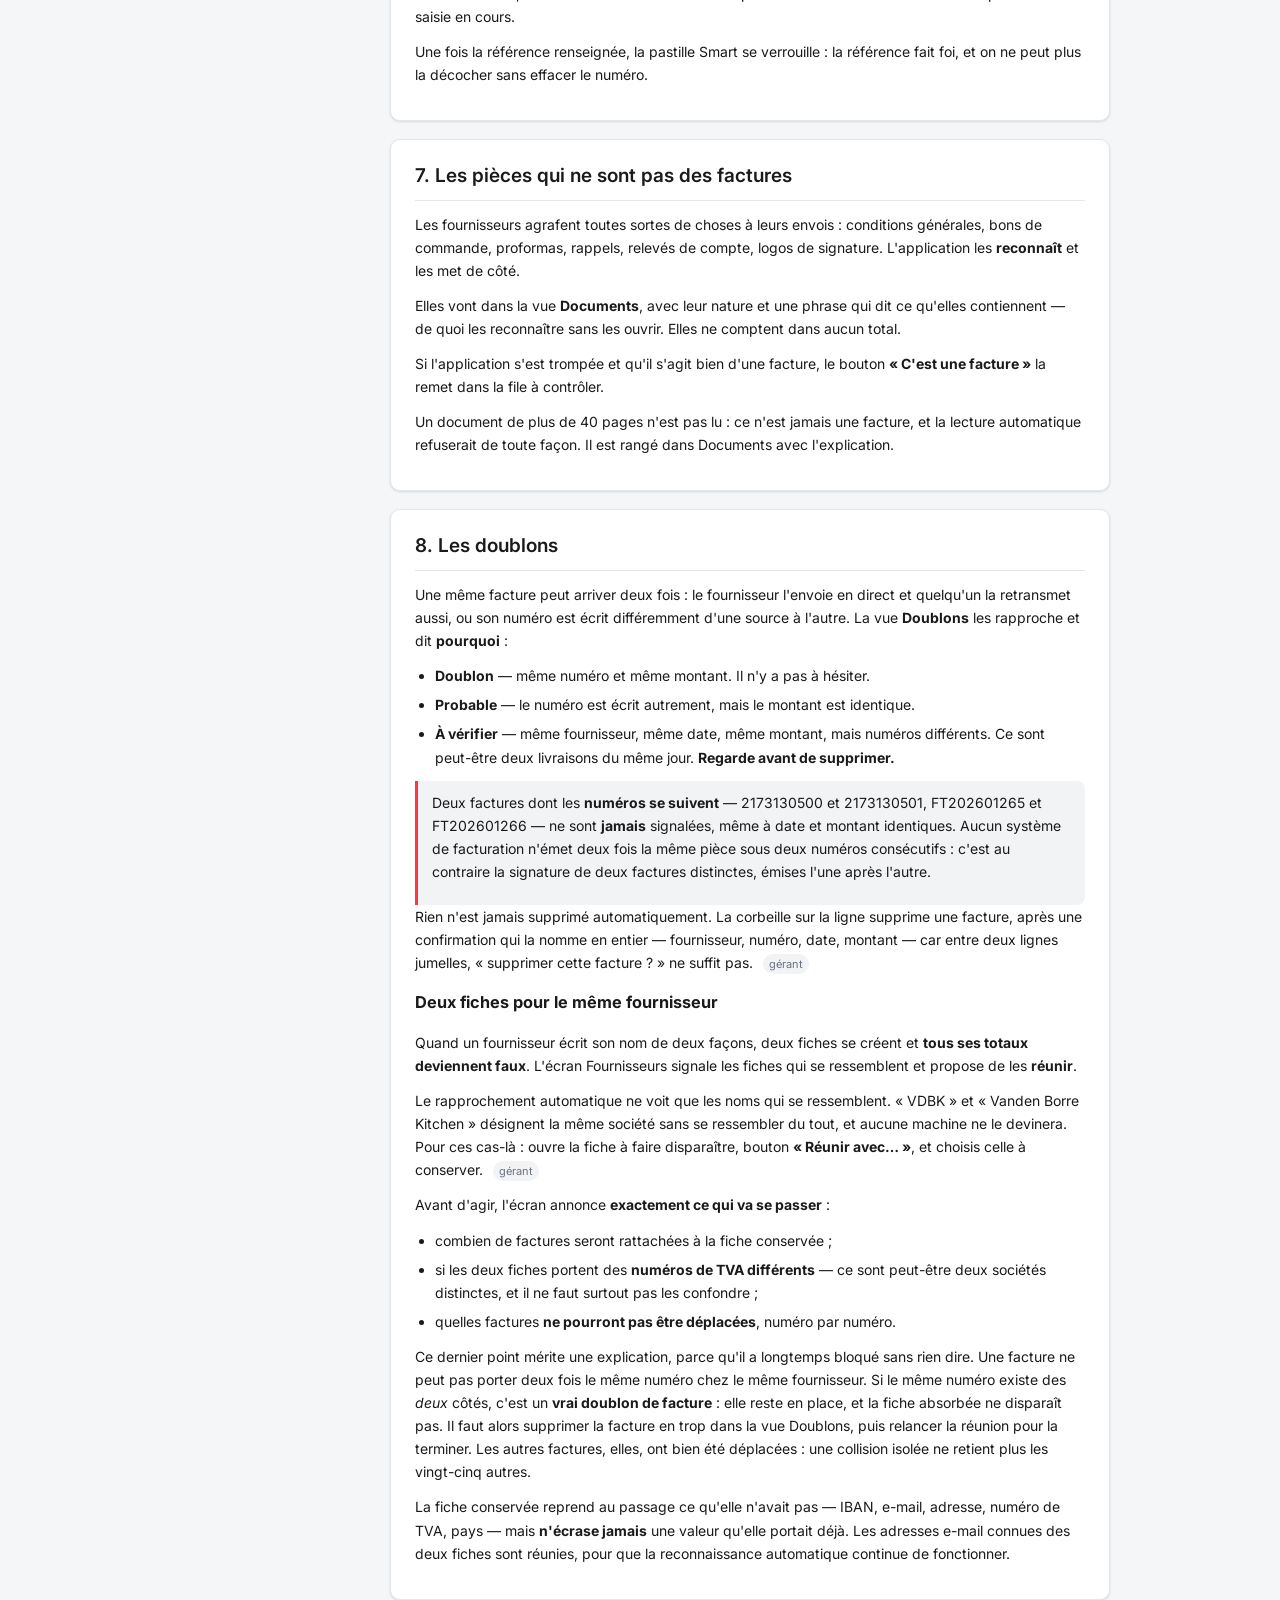
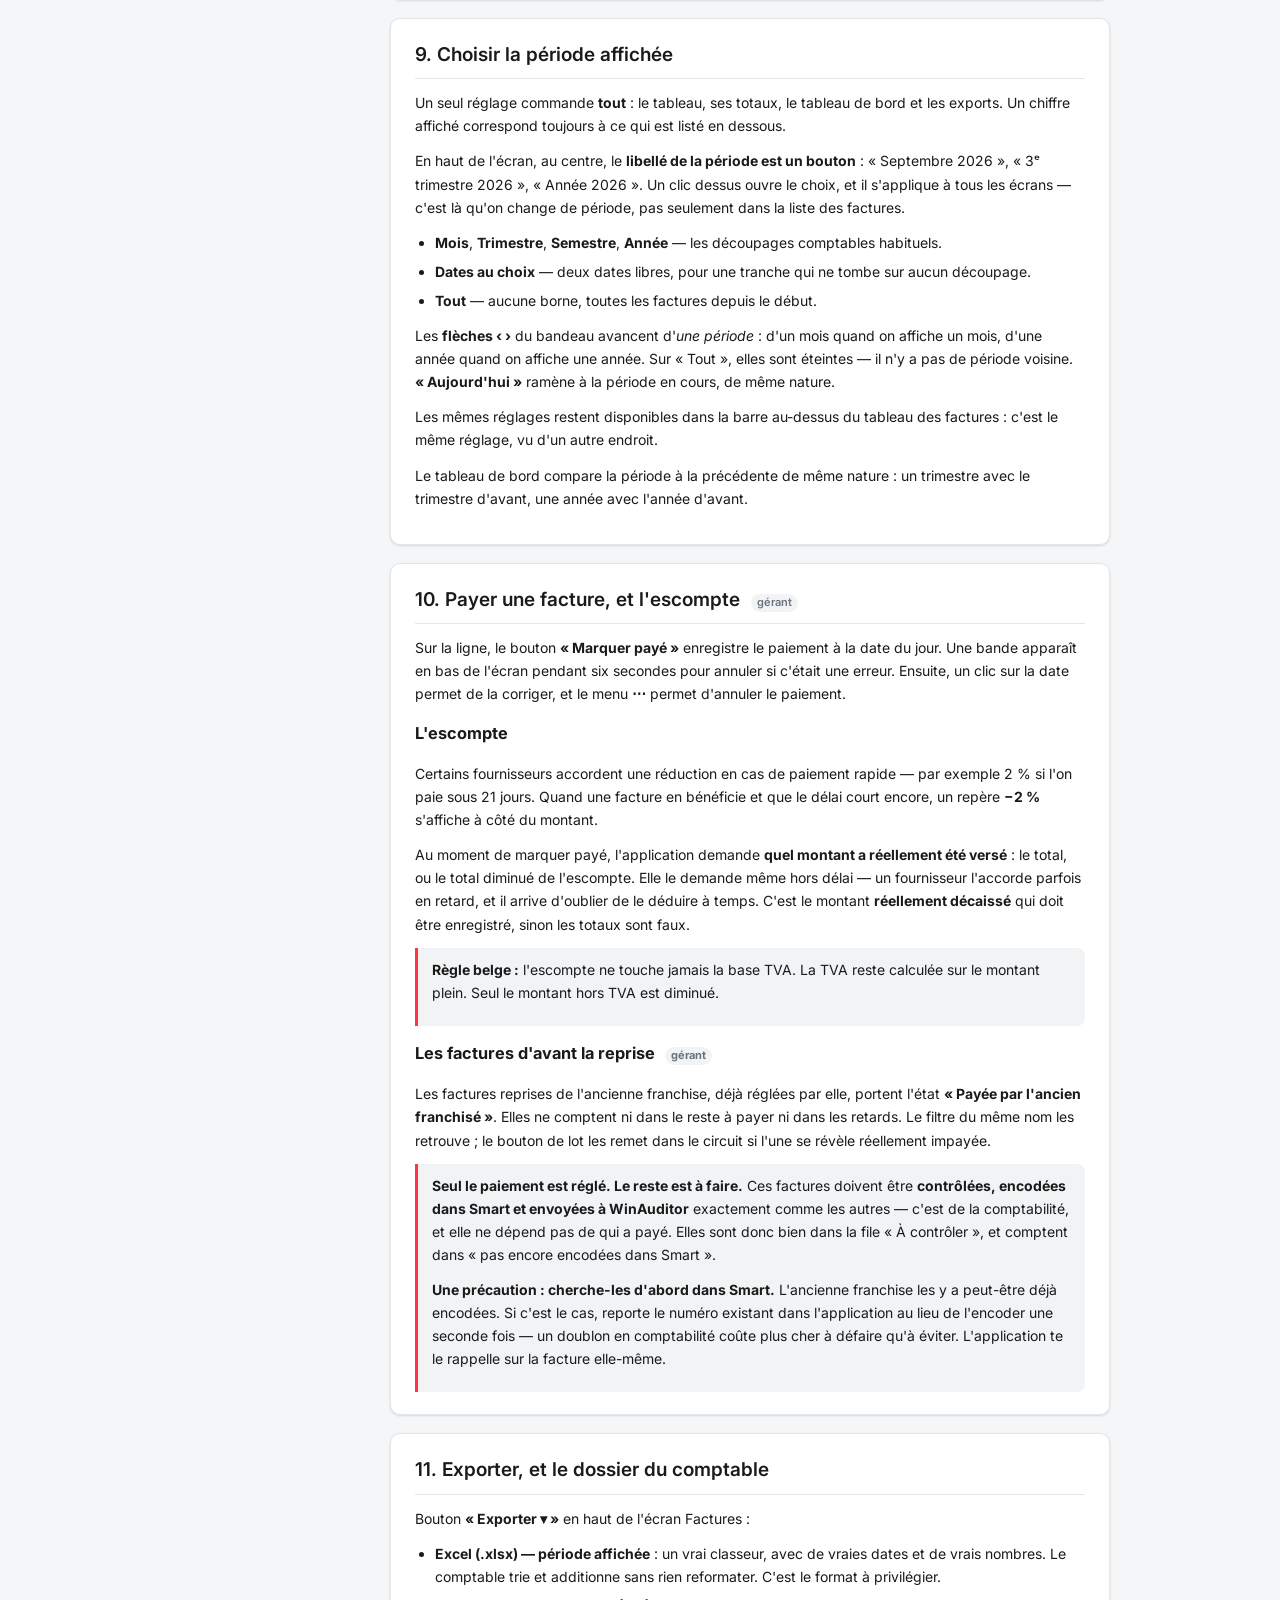
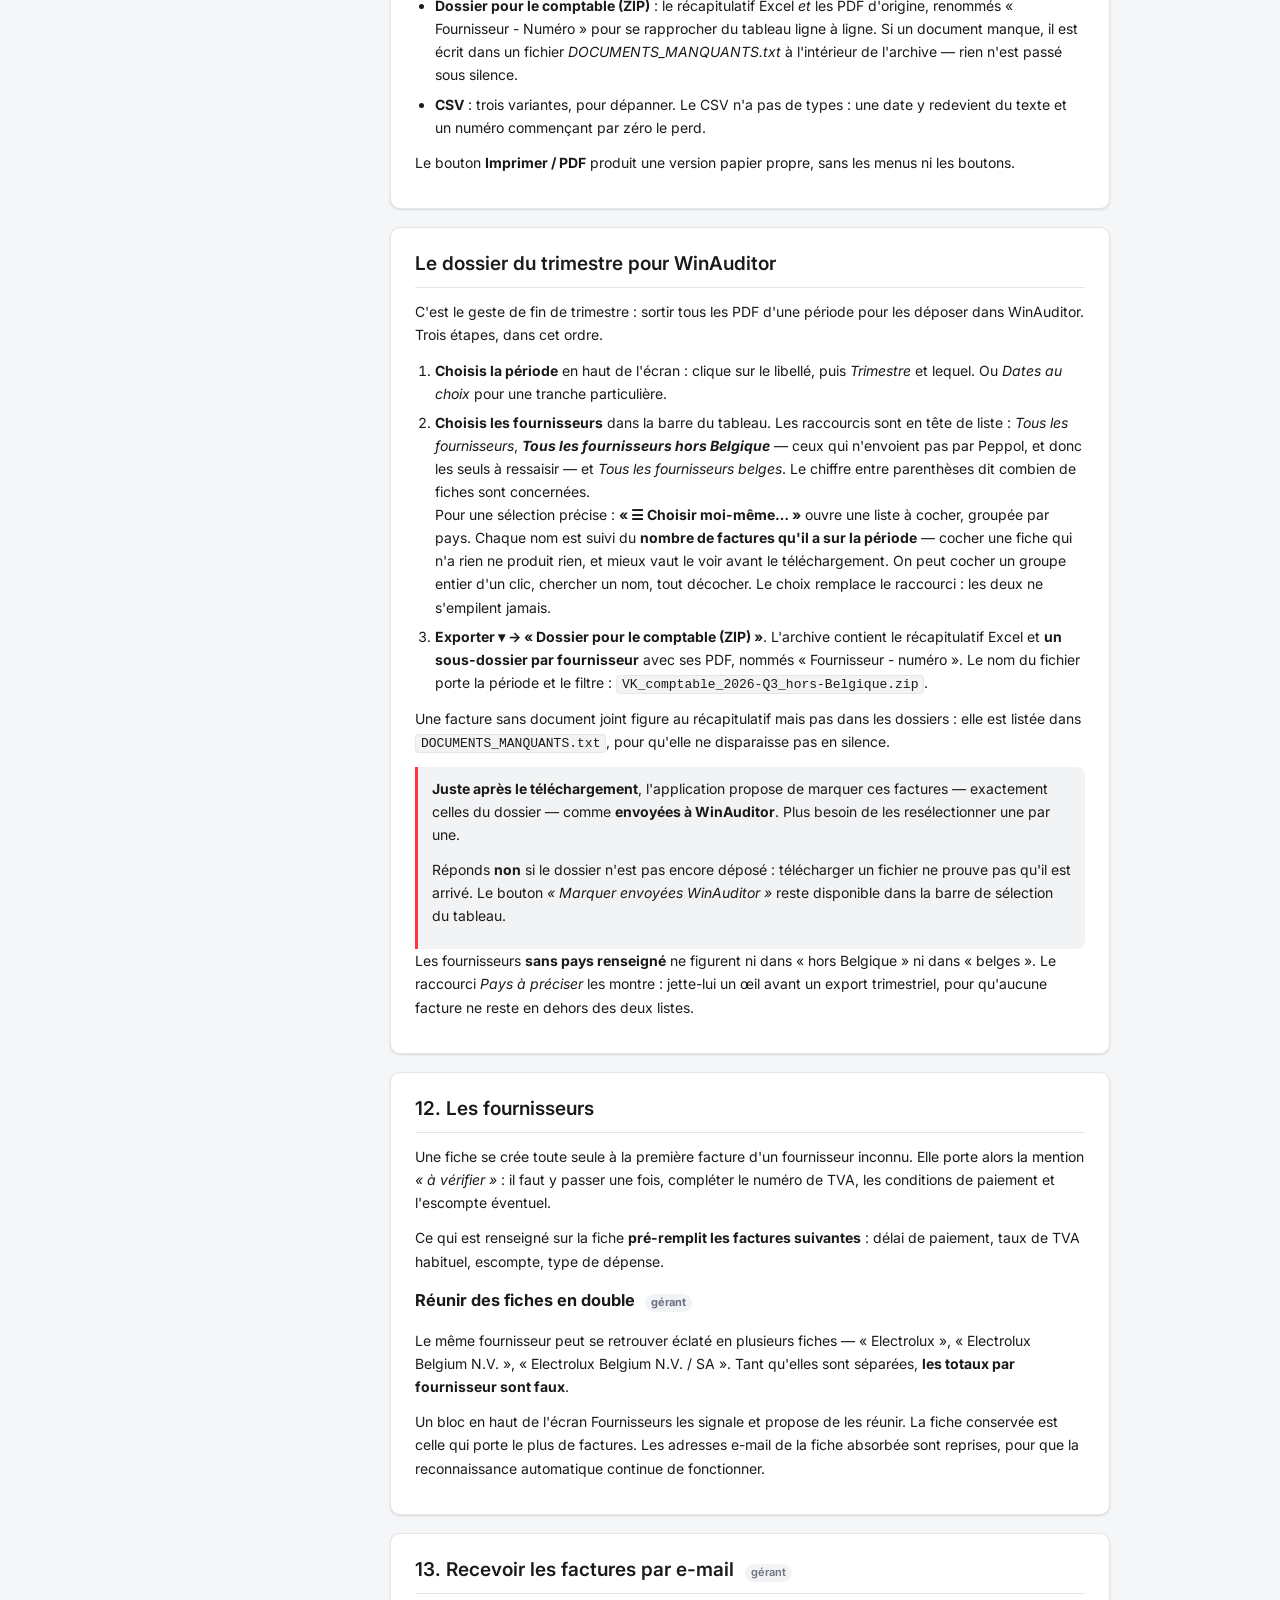
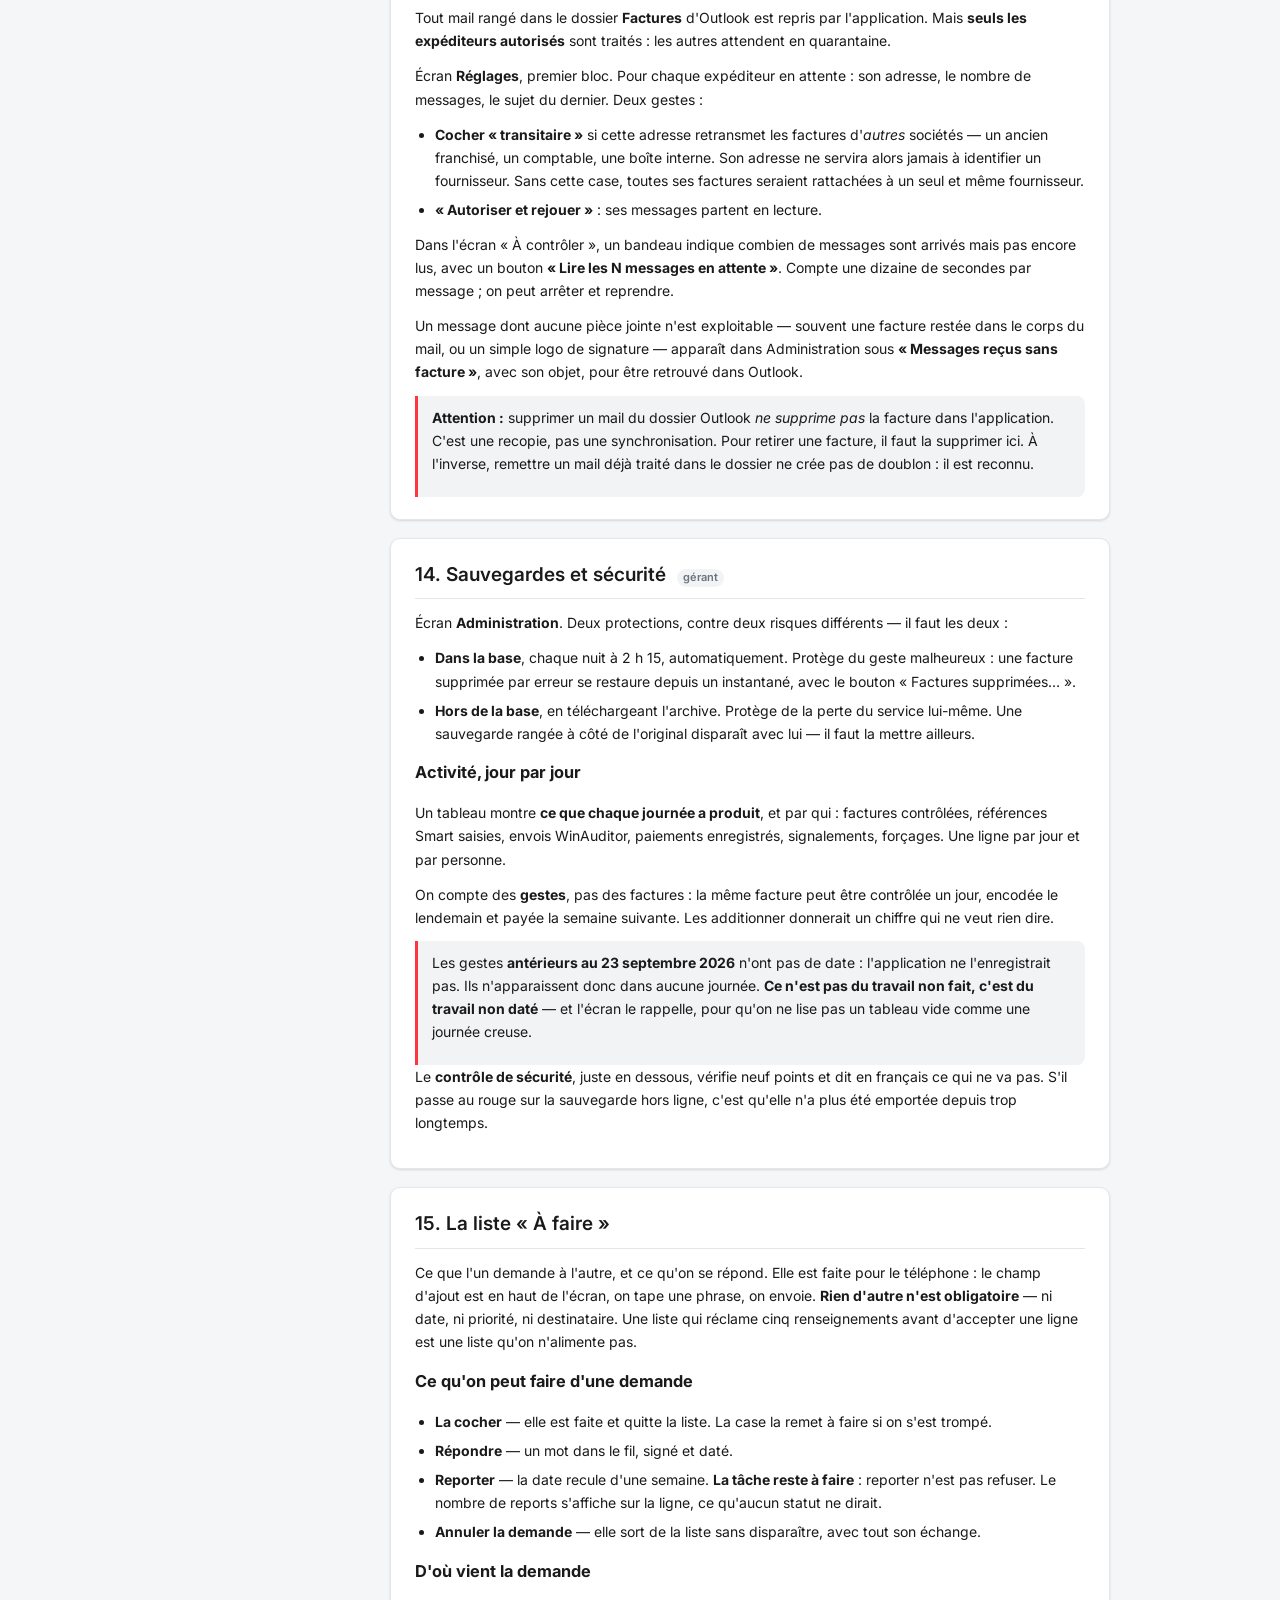
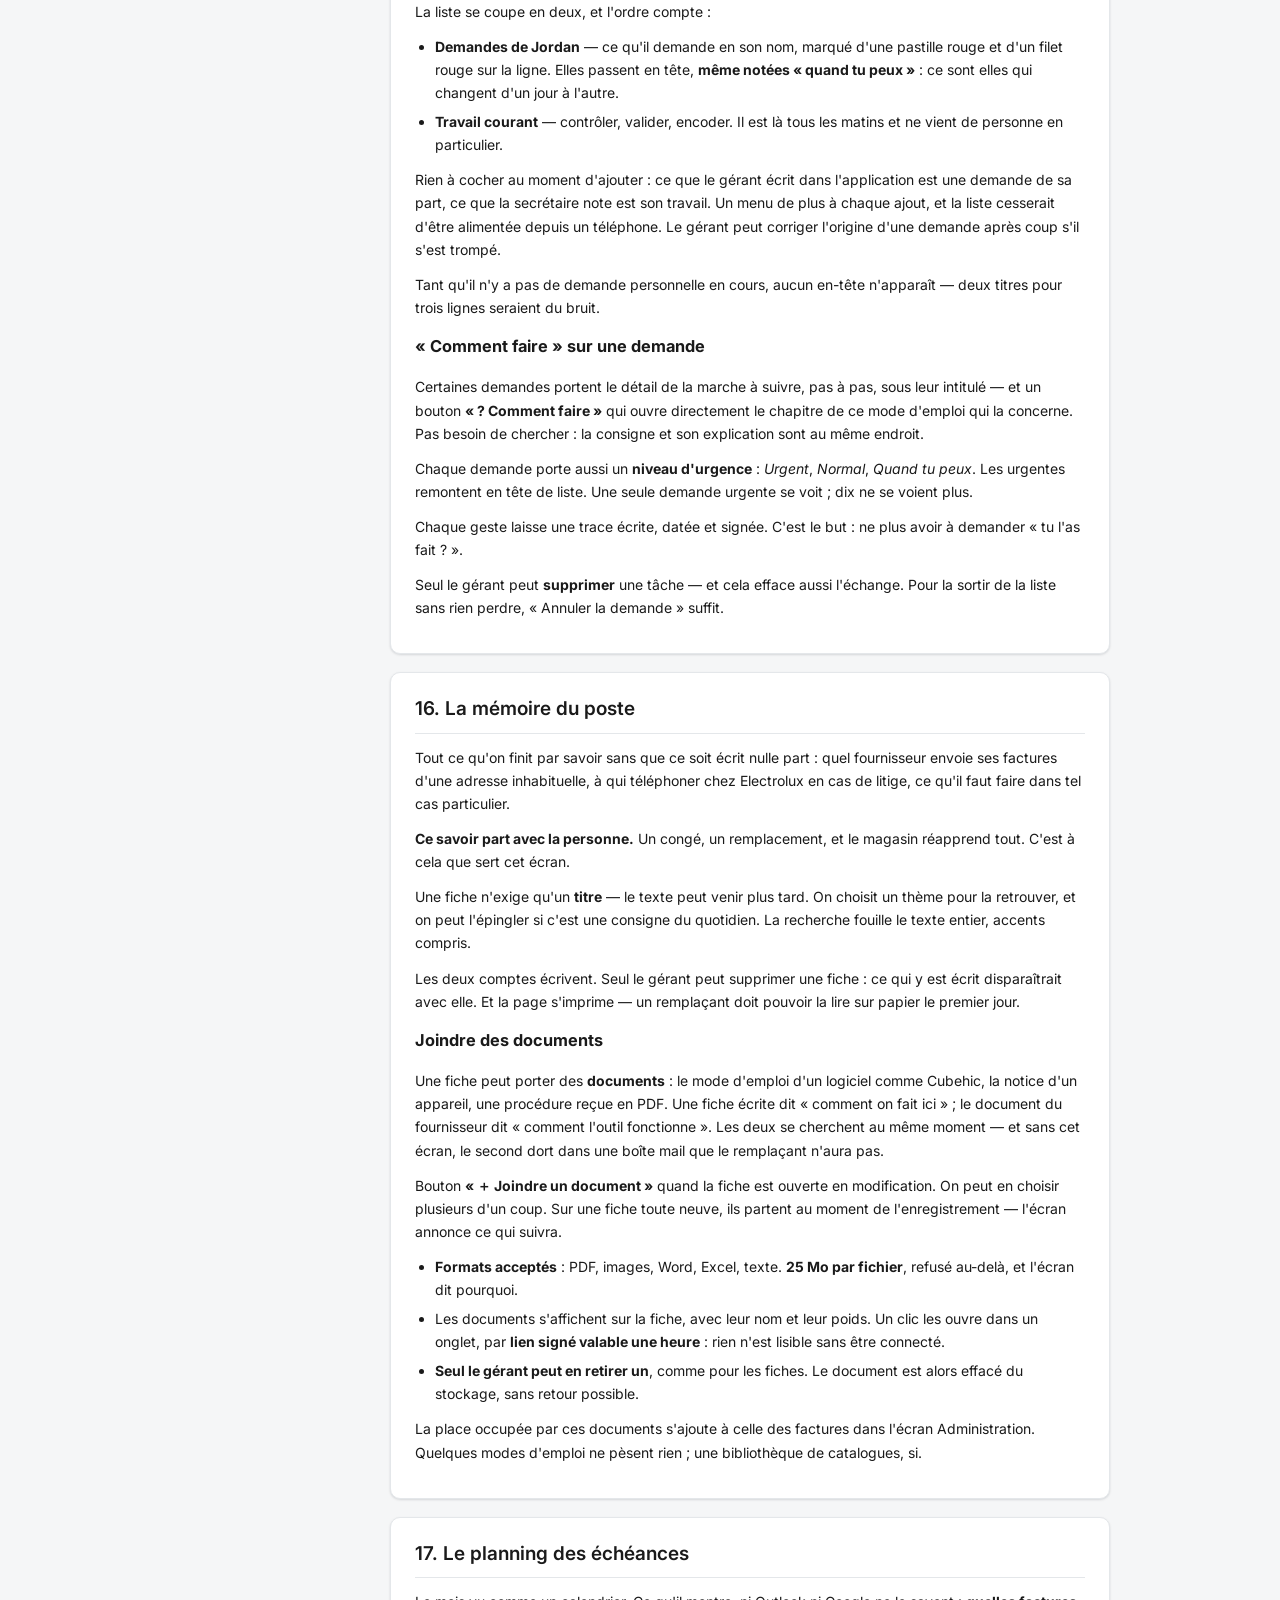
<file: guide.html>
<!DOCTYPE html>
<html lang="fr">
<head>
<meta charset="utf-8">
<meta name="viewport" content="width=device-width, initial-scale=1">
<title>Mode d'emploi — VK Gestion</title>
<link rel="preconnect" href="https://fonts.googleapis.com">
<link rel="preconnect" href="https://fonts.gstatic.com" crossorigin>
<link href="https://fonts.googleapis.com/css2?family=Inter:wght@400;500;600;700&display=swap" rel="stylesheet">
<link rel="stylesheet" href="css/style.css">
<link rel="icon" type="image/svg+xml" href="assets/favicon.svg">
<style>
  /* Le mode d'emploi s'imprime en portrait (l'app, elle, s'imprime en paysage) */
  @page { size: A4 portrait; margin: 14mm; }
</style>
</head>
<body class="guide-body">

<header class="appbar no-print">
  <a class="appbar-logo" href="index.html" title="Retour à l'application">
    <img src="assets/logo-vbk-blanc.svg" alt="Vanden Borre Kitchen" width="120">
  </a>
  <div class="appbar-center"><span class="guide-appbar-title">Mode d'emploi</span></div>
  <div class="appbar-right">
    <button type="button" class="appbar-btn" onclick="window.print()">Imprimer</button>
    <a class="appbar-btn" href="index.html">Retour à l'application</a>
  </div>
</header>

<!-- En-tête d'impression -->
<div class="print-only guide-print-head">
  <img src="assets/logo-vbk.svg" alt="Vanden Borre Kitchen" width="170">
  <div><strong>Suivi des factures fournisseurs — mode d'emploi</strong></div>
</div>

<div class="guide">

  <!-- Sommaire -->
  <nav class="guide-toc no-print" aria-label="Sommaire">
    <p class="guide-toc-title">Sommaire</p>
    <a href="#a-quoi-ca-sert">1. À quoi sert cette application</a>
    <a href="#se-connecter">2. Se connecter, et qui fait quoi</a>
    <a href="#parcours">3. Le voyage d'une facture</a>
    <a href="#controler">4. Contrôler une facture</a>
    <a href="#serie">5. En valider plusieurs d'un coup</a>
    <a href="#smart">6. La référence Smart</a>
    <a href="#documents">7. Les pièces qui ne sont pas des factures</a>
    <a href="#doublons">8. Les doublons</a>
    <a href="#periode">9. Choisir la période affichée</a>
    <a href="#paiement">10. Payer une facture, et l'escompte</a>
    <a href="#export">11. Exporter, et le dossier du comptable</a>
    <a href="#fournisseurs">12. Les fournisseurs</a>
    <a href="#email">13. Recevoir les factures par e-mail</a>
    <a href="#sauvegardes">14. Sauvegardes et sécurité</a>
    <a href="#taches">15. La liste « À faire »</a>
    <a href="#memoire">16. La mémoire du poste</a>
    <a href="#planning">17. Le planning des échéances</a>
    <a href="#calculette">18. La calculette</a>
    <a href="#couleurs">19. Le code couleur</a>
    <a href="#faq">20. Questions fréquentes</a>
  </nav>

  <main class="guide-content">

    <h1 class="guide-title">Suivi des factures fournisseurs</h1>
    <p class="guide-lead">Ce document explique, pas à pas, comment utiliser l'application.
       Aucune connaissance technique n'est nécessaire. Les sections marquées
       <span class="tag">gérant</span> ne concernent que Jordan.</p>

    <!-- 1 -->
    <section id="a-quoi-ca-sert">
      <h2>1. À quoi sert cette application</h2>
      <p>Elle <strong>ne remplace ni Smart ni WinAuditor</strong>. Les factures continuent
         d'être encodées dans Smart, et la comptabilité continue de passer par WinAuditor.</p>
      <p>Ici, c'est le <strong>tableau de contrôle</strong>. Il montre, pour chaque facture :</p>
      <ul>
        <li>si elle a été <strong>encodée dans Smart</strong> ;</li>
        <li>si elle a été <strong>envoyée au comptable</strong> (WinAuditor) ;</li>
        <li>si la marchandise est <strong>entrée en stock</strong> ;</li>
        <li>et surtout, si elle est <strong>payée ou non</strong>.</li>
      </ul>
      <p>Sa particularité : <strong>les factures arrivent toutes seules</strong>. Elles sont lues
         automatiquement depuis la boîte mail, et il ne reste qu'à les vérifier.</p>
    </section>

    <!-- 2 -->
    <section id="se-connecter">
      <h2>2. Se connecter, et qui fait quoi</h2>
      <p>Adresse du site : <strong>plateoo.github.io/vk-gestion</strong>. Chacun a son compte
         et son mot de passe. Mets la page en favori, tu y reviendras tous les jours.</p>
      <p>Deux rôles, deux écrans différents :</p>
      <ul>
        <li><strong>Marie, secrétaire</strong> — Tableau de bord, À contrôler, Factures,
            Fournisseurs. Elle vérifie les factures, saisit les références Smart, gère les fiches.</li>
        <li><strong>Jordan, gérant</strong> — les quatre mêmes, plus Paiements, Réglages
            et Administration. Lui seul enregistre un paiement, supprime une facture,
            autorise un expéditeur.</li>
      </ul>
      <p>Ce n'est pas qu'une question d'affichage : même en s'y essayant, un compte
         secrétaire ne peut pas enregistrer un paiement. Le serveur refuse.</p>

      <h3>L'aide, et l'impression</h3>
      <p>Le bouton <strong>?</strong> du bandeau ouvre l'aide. Le mode d'emploi, la fiche de
         démarrage et le guide du gérant s'affichent <strong>dans l'application</strong> — pas
         dans un nouvel onglet, parce qu'un téléphone où l'application est installée sur
         l'écran d'accueil refuse purement et simplement d'en ouvrir un.</p>
      <p>Pour la même raison, <strong>l'impression n'est pas possible depuis l'application
         installée</strong> : le système l'interdit. Le bouton « Imprimer / PDF » le dit
         maintenant au lieu de rester muet. Pour imprimer, ouvre
         <strong>plateoo.github.io/vk-gestion</strong> dans Safari ou Chrome — ou utilise
         l'export Excel, qui fonctionne partout.</p>

      <h3>Sur un téléphone : le bouton « Plus »</h3>
      <p>L'écran d'un téléphone ne porte que cinq onglets en bas : Bord, Contrôle, Factures,
         Fournisseurs, À faire. <strong>Tout le reste est derrière le bouton « ⋯ Plus »</strong>,
         à droite de la barre : la Mémoire, le Planning, et — pour le gérant — les Paiements,
         les Réglages où vit la quarantaine, et l'Administration.</p>
      <p>Pour installer l'application sur l'écran d'accueil : sur iPhone, ouvre le site dans
         <strong>Safari</strong>, bouton Partager, « Sur l'écran d'accueil ». Sur Android,
         dans Chrome, menu ⋮, « Installer l'application ». Elle s'ouvre alors sans barre
         d'adresse, comme une vraie application.</p>
    </section>

    <!-- 3 -->
    <section id="parcours">
      <h2>3. Le voyage d'une facture</h2>
      <p>C'est la section la plus importante du document. Tout le reste en découle.</p>
      <ol class="guide-steps">
        <li><strong>Le fournisseur envoie sa facture par e-mail.</strong> Elle atterrit dans
            la boîte, et on la range dans le dossier <strong>Factures</strong> d'Outlook.</li>
        <li><strong>L'application la récupère toute seule</strong>, quelques minutes plus tard,
            avec ses pièces jointes.</li>
        <li><strong>Elle la lit.</strong> Fournisseur, numéro, date, échéance, montants, TVA :
            tout est extrait du PDF automatiquement.</li>
        <li><strong>Elle atterrit dans « À contrôler ».</strong> C'est la file d'attente de
            tout ce qui est entré sans qu'un humain l'ait vu.</li>
        <li><strong>Marie la vérifie et la valide.</strong> Elle sort alors de cette file.</li>
        <li><strong>Jordan la paie</strong> et clique sur « Marquer payé ».</li>
      </ol>
      <div class="guide-note">
        <p><strong>Un seul passage suffit.</strong> Tout se fait dans l'écran « À contrôler » :
           on ouvre la facture, on l'encode dans Smart, on tape la référence Smart dans le
           premier champ, on valide — et l'écran enchaîne tout seul sur la suivante.
           Il n'y a <em>pas</em> à repasser ensuite par l'écran « Factures ».</p>
        <p>Une facture est d'ailleurs <em>déjà</em> dans « Factures » avant d'être validée,
           et compte déjà dans les totaux. « À contrôler » n'est pas un autre endroit : c'est
           un filtre sur le même tableau, qui montre ce qui n'a pas encore été vérifié.</p>
      </div>

      <div class="guide-note">
        <p><strong>Plus besoin de trier dans Outlook.</strong> L'application reconnaît
           elle-même ce qui est une facture et ce qui n'en est pas — conditions générales,
           bons de commande, rappels, logos de signature. Tout ce qui vient d'un fournisseur
           peut aller dans le dossier <strong>Factures</strong> sans réfléchir : le tri se fait
           ici, et ce qui n'est pas une facture n'apparaîtra jamais dans la file à contrôler.</p>
        <p>Seule réserve : un mail venant d'un expéditeur pas encore autorisé attend en
           quarantaine jusqu'à ce que Jordan l'autorise.</p>
      </div>

      <h3>Deux façons de travailler, au choix</h3>
      <ul>
        <li><strong>Facture par facture</strong> — la plus simple. Dans « À contrôler »,
            choisis un fournisseur dans la liste déroulante pour n'avoir que les siennes,
            puis enchaîne : encoder dans Smart, taper la référence, valider, suivante.
            Chaque facture n'est touchée qu'une fois.</li>
        <li><strong>En lot, quand il y a du retard</strong> — « Valider les N sans réserve »
            écarte d'un coup tout ce qui ne pose aucune question, puis les références Smart
            se saisissent à la chaîne dans le tableau des factures, une ligne après l'autre.
            Plus rapide sur un gros volume, mais la référence arrive après coup.</li>
      </ul>
      <p>Au-dessus du tableau des factures, quatre boutons font office de filtres :</p>
      <ul>
        <li><strong>Factures</strong> — tout, sauf les pièces qui n'en sont pas ;</li>
        <li><strong>À contrôler</strong> — ce qui attend une vérification ;</li>
        <li><strong>Documents</strong> — conditions générales, bons de commande, rappels… ;</li>
        <li><strong>Doublons</strong> — ce qui semble avoir été enregistré deux fois.</li>
      </ul>
    </section>

    <!-- 4 -->
    <section id="controler">
      <h2>4. Contrôler une facture</h2>
      <p>Clique sur une ligne, n'importe où sauf sur un bouton. La pièce s'ouvre en pleine
         page : <strong>le document d'origine à gauche, les champs à droite</strong>.
         Tout est déjà rempli — le travail consiste à <strong>confirmer</strong>, pas à retaper.</p>

      <h3>Ce qu'il faut regarder, dans l'ordre</h3>
      <ol class="guide-steps">
        <li><strong>Référence Smart</strong> — le curseur y est déjà. C'est le seul champ qui
            ne figure pas sur le document : c'est le numéro que Smart a donné à l'encodage.
            Le saisir coche « Encodé Smart » tout seul.</li>
        <li><strong>Références</strong> — bon de commande, chantier, nom du client. Libre.
            Plusieurs, séparées par des virgules. Elles sont retrouvables par la recherche.</li>
        <li><strong>Fournisseur</strong> — vérifier que c'est le bon. Si la mention
            <em>« fiche créée automatiquement, à vérifier »</em> apparaît, c'est qu'aucune fiche
            ne correspondait et qu'il en a été créé une.</li>
        <li><strong>Numéro, date, échéance</strong> — la date est réécrite en toutes lettres
            sous le champ (« vendredi 5 septembre 2026 ») : un navigateur en anglais affiche
            09/05 pour le 5 septembre, et cette phrase lève le doute.</li>
        <li><strong>Montant HTVA et taux de TVA</strong> — le cœur du contrôle, voir ci-dessous.</li>
        <li><strong>Escompte, type de dépense, entrée en stock, remarques</strong> — utiles,
            jamais bloquants.</li>
      </ol>

      <h3>Le contrôle de TVA</h3>
      <p>Le bloc TVA affiche trois choses : la TVA <strong>calculée</strong> à partir du montant
         et du taux, le <strong>total TVAC</strong>, et la TVA <strong>lue sur le document</strong>.
         Si les deux ne concordent pas, le verdict passe en rouge et
         <strong>la validation est bloquée</strong>. C'est voulu : une TVA fausse se propage
         jusqu'à la déclaration.</p>

      <h3>Ce qui empêche de valider</h3>
      <ul>
        <li>le taux de TVA ne correspond pas au montant lu sur le document ;</li>
        <li>des champs signalés douteux par la lecture automatique, tant qu'ils ne sont pas
            confirmés un par un ;</li>
        <li>un <strong>IBAN différent de celui de la fiche fournisseur</strong>, tant qu'on n'a
            pas tranché : garder celui de la fiche, ou le remplacer ;</li>
        <li>fournisseur, numéro ou date manquants.</li>
      </ul>
      <p>Les trois premiers cas peuvent être <strong>forcés</strong> en expliquant pourquoi
         (voir plus bas). Le dernier, non.</p>
      <div class="guide-note warn">
        <p><strong>L'alerte IBAN mérite un coup de téléphone.</strong> Un numéro de compte qui
           change d'une facture à l'autre est le schéma classique de la fraude au virement.
           Vérifie auprès du fournisseur, par un numéro que tu connais déjà — pas celui écrit
           sur la facture suspecte.</p>
      </div>

      <h3>Une facture avec deux taux de TVA</h3>
      <p>En rénovation, une même facture porte couramment du <strong>6 %</strong> sur la
         main-d'œuvre et du <strong>21 %</strong> sur le matériel. Aucun taux unique ne peut
         alors retrouver le montant de TVA imprimé, et le contrôle bloquerait indéfiniment.</p>
      <p>Dans la liste des taux, choisis
         <strong>« Plusieurs taux — je saisis la TVA »</strong> et
         <strong>recopie le montant de TVA imprimé sur le document</strong>. C'est lui qui fait
         foi : le total TVAC en découle, et la facture est signalée à part pour le comptable,
         plutôt que rangée sous un taux moyen qui n'existe nulle part.</p>

      <h3>Un fournisseur qui présente ses montants autrement</h3>
      <p>Certains fournisseurs calculent leur TVA sur la <strong>base diminuée de
         l'escompte</strong>, alors que la somme réclamée reste le prix plein. C'est parfaitement
         légal en Belgique — Electrolux facture ainsi — mais l'égalité « HTVA + TVA = total »
         devient fausse par construction, et le contrôle s'en alarmait à chaque facture.</p>
      <p>Une alerte qui se déclenche sur du normal est pire qu'une absence d'alerte : elle
         apprend à ne plus les lire. Ce cas est donc <strong>reconnu automatiquement</strong> et
         ne déclenche plus rien.</p>
      <p>Pour les autres façons de présenter, la fiche fournisseur porte un réglage :
         <strong>« Montants présentés autrement »</strong>. Quand il est sur <em>oui</em>,
         l'écart entre la TVA calculée et celle lue sur le document <strong>cesse de bloquer</strong> :
         il reste affiché en orange, mais on valide normalement. Le réglage se coche depuis la
         fiche, ou directement au moment où l'écart se présente — la case
         <em>« Ne plus bloquer sur les écarts de montant pour ce fournisseur »</em> apparaît
         alors sous le motif de forçage.</p>

      <h3>Forcer l'acceptation</h3>
      <p>Il arrive qu'un contrôle bloque sans qu'on puisse rien y faire : un document illisible,
         un fournisseur qui a imprimé n'importe quoi, un montant qu'on ne recoupera jamais.
         Le bouton <strong>« Forcer l'acceptation »</strong> apparaît alors, à côté de
         « Valider ».</p>
      <p>Il demande <strong>une phrase expliquant pourquoi</strong>, et cette phrase est
         obligatoire. Elle reste attachée à la facture avec ton nom et la date, elle s'affiche
         dans le tableau sous la mention <em>« forcée »</em>, et elle part dans l'export au
         comptable. C'est le seul contrepoids : forcer est permis, forcer en silence ne l'est
         pas.</p>
      <div class="guide-note">
        <p><strong>Trois choses ne se forcent jamais</strong> : le fournisseur, le numéro de
           facture et la date. Sans elles, il n'y a tout simplement rien à enregistrer.</p>
      </div>

      <h3>Les autres boutons</h3>
      <ul>
        <li><strong>Rejeter</strong> — ce n'est pas une facture, ou elle ne nous concerne pas.</li>
        <li><strong>Relancer l'extraction</strong> — la lecture a échoué ou semble fausse.
            L'application relit le document.</li>
      </ul>
    </section>

    <!-- 4quater -->
    <section id="peppol">
      <h2>Les factures électroniques (Peppol)</h2>
      <p>Depuis le 1ᵉʳ janvier 2026, une facture entre sociétés belges assujetties doit être
         <strong>électronique</strong> : un fichier <code>.xml</code> au format UBL, transmis par
         le réseau <strong>Peppol</strong>. Ce n'est pas un PDF joint à un mail — c'est un fichier
         que les logiciels lisent directement.</p>
      <p>Quand une pièce de ce type arrive, l'application <strong>ne la fait pas lire par
         l'intelligence artificielle</strong> : elle la lit. Le numéro, la date, l'échéance, le
         numéro de TVA du fournisseur, l'IBAN et la <strong>ventilation de TVA taux par
         taux</strong> y figurent noir sur blanc. Rien n'est deviné, donc rien ne peut être mal
         lu.</p>
      <div class="guide-note">
        <p>C'est le format qui résout le problème des <strong>taux mixtes</strong> sans rien
           saisir. Une facture qui porte du 21 % sur la marchandise et du 0 % sur un Recupel
           indique les deux montants ; l'application enregistre la TVA telle qu'elle est écrite,
           au lieu de l'appliquer à l'ensemble.</p>
      </div>
      <p>Dans le tableau, ces factures portent la mention <em>« TVA saisie »</em> : le montant
         vient de la facture, pas d'un calcul.</p>
      <p>Attention : tous les fournisseurs n'y sont pas. Les fournisseurs belges assujettis
         doivent s'y conformer ; les fournisseurs étrangers ne sont pas tenus d'utiliser Peppol
         pour facturer en Belgique. <strong>La boîte mail reste donc nécessaire.</strong></p>
    </section>

    <!-- 4ter -->
    <section id="suivi">
      <h2>Signaler quelque chose sur une facture</h2>
      <p>Colonne <strong>Suivi</strong>, à droite du tableau des factures. Tant qu'il n'y a
         rien à dire, elle reste muette : un simple <strong>+</strong>. C'est voulu — une
         colonne remplie de « rien à signaler » masquerait les trois lignes qui posent
         vraiment problème.</p>
      <p>Un clic ouvre un petit panneau, sans quitter le tableau. On choisit un état :</p>
      <ul>
        <li><strong>Problème</strong> — quelque chose ne va pas et il faut y revenir.</li>
        <li><strong>Documents manquants</strong> — bon de livraison, avoir, pièce jointe absente.</li>
        <li><strong>À relancer</strong> — on attend une réponse du fournisseur.</li>
        <li><strong>À voir avec Jordan</strong> — la décision n'appartient pas à la secrétaire.</li>
        <li><strong>Encodée</strong> — le travail est fait, on le note.</li>
      </ul>
      <h3>Signaler sans valider</h3>
      <p>Quand on ouvre une facture, le bloc <strong>« Remarques et suivi »</strong>, en bas du
         formulaire, s'enregistre <strong>tout seul</strong> — sans valider la facture, et sans
         toucher au reste du formulaire qu'on est peut-être en train de corriger.</p>
      <p>C'est le cas normal : on écrit « voir avec Bob » <em>parce qu'on ne valide pas</em>.
         Le bouton <strong>« Enregistrer la remarque »</strong> s'allume dès que le texte change,
         et les cinq états de suivi se posent d'un clic, juste au-dessus.</p>

      <h3>Une remarque se voit dans la liste</h3>
      <p>Le champ <strong>Remarques</strong> d'une facture ne se lisait qu'en l'ouvrant. Désormais,
         une facture qui porte une remarque affiche un <strong>✎</strong> dans la colonne Suivi,
         avec le texte, <strong>le nom de qui l'a écrite et la date</strong> au survol.</p>
      <p>C'est ce qui permet de voir d'un coup d'œil sur quels dossiers quelqu'un a travaillé —
         « voir avec Bob », « rappelé le fournisseur » — sans avoir à ouvrir chaque ligne. Ces
         remarques comptent aussi dans le relevé d'activité du jour.</p>

      <p>La <strong>remarque est facultative</strong> : un état seul suffit. Exiger les deux
         reviendrait à n'en obtenir aucun. Ce qui est écrit reste <strong>signé et daté</strong>,
         visible au survol de la pastille, et part dans l'export au comptable.</p>
      <p>Pour lever un signalement : rouvrir le panneau et <strong>recliquer l'état actif</strong>.
         Il se retire, et la signature avec lui — la facture redevient une facture ordinaire.</p>

      <h3>Un seul listing, et un « ! »</h3>
      <p>Il n'y a <strong>qu'une seule liste de factures</strong>. Celles que personne n'a encore
         vérifiées y figurent comme les autres, avec un <strong>« ! » orange</strong> à côté de
         leur numéro. Il n'existe plus d'écran séparé, ni de compteur qui annonce un arriéré :
         ce chiffre ne servait qu'à inquiéter.</p>
      <p><strong>Une facture marquée « ! » n'est pas bloquée</strong> : on peut la payer,
         saisir sa référence Smart, l'exporter, la sélectionner dans un lot. Le repère dit
         « personne ne l'a vérifiée », pas « interdit d'y toucher ».</p>
      <p>Un clic sur la ligne l'ouvre pour la contrôler <em>à ce moment-là</em> — document à
         gauche, champs à droite — et le bouton de retour ramène au tableau. La pastille
         <strong>« À vérifier »</strong>, en haut, n'est qu'un filtre du même tableau quand on
         veut ne voir que celles-là.</p>
      <p>Quand une facture n'appelle aucun examen, le menu <strong>⋯</strong> de fin de ligne
         propose <strong>« Marquer contrôlée »</strong>, sans rien ouvrir. En sélectionnant
         plusieurs lignes, le même geste vaut pour tout le lot.</p>
      <p>Rien n'est figé : les montants restent modifiables après coup, et une facture déjà
         contrôlée se rouvre et se corrige comme n'importe quelle autre.</p>

      <h3>Payée par l'ancien franchisé</h3>
      <p>Certaines factures ont été <strong>payées par l'ancien franchisé</strong>. Elles restent
         à encoder et à transmettre au comptable, mais elles ne sont plus à payer — et tant
         qu'elles figurent dans le reste dû, tous les chiffres sont faux.</p>
      <p>Menu <strong>⋯</strong> de fin de ligne → <strong>« Payée par l'ancien franchisé »</strong>,
         ou en lot sur une sélection. <strong>Seul le paiement est concerné</strong> : la facture
         reste à contrôler, à encoder dans Smart et à envoyer à WinAuditor comme les autres.
         Une facture déjà payée ou en litige n'est jamais touchée — son état porte une
         information que la reprise n'annule pas. <span class="tag">gérant</span></p>
      <p>Le même menu propose l'inverse — <em>« Remettre dans le circuit de paiement »</em> —
         si l'on s'est trompé.</p>

      <h3>Encodée par l'ancien franchisé</h3>
      <p>Certaines factures ont été encodées dans Smart avant la reprise, mais
         <strong>leur référence est introuvable</strong>. Sans numéro, elles restaient
         éternellement « à encoder » et faussaient tous les compteurs — alors que le travail
         avait bien été fait. <strong>Ce qui manque, c'est le numéro, pas le travail.</strong></p>
      <p>Menu <strong>⋯</strong> → <strong>« Encodée par l'ancien franchisé »</strong>, ou en lot
         sur une sélection. La colonne Réf. Smart affiche alors <em>« Ancien franchisé »</em> au
         lieu d'un numéro : la facture compte comme encodée, mais reste repérable, parce que la
         preuve manque et que cela doit se voir. Les factures qui portent déjà une vraie
         référence ne sont jamais touchées.</p>
    </section>

    <!-- 4bis -->
    <section id="arrivees">
      <h2>Voir ce qui vient d'arriver</h2>
      <p>Un fournisseur vide son arriéré et envoie douze factures d'un coup. Rangées par
         <em>date de facture</em>, elles se dispersent sur deux ans de liste : impossible de
         les traiter ensemble, et il faut les chercher une par une.</p>
      <p>La pastille <strong>« Arrivées »</strong>, en haut du tableau des factures, range par
         <strong>date d'entrée dans l'application</strong>. Les dernières reçues sont en haut,
         coupées par journée : <em>Aujourd'hui</em>, <em>Hier</em>, puis les dates.</p>
      <p>Chaque en-tête de journée dit l'essentiel d'un coup d'œil : combien de pièces, de quel
         fournisseur, combien restent à contrôler, et le total.</p>
      <ul>
        <li>Cette vue <strong>ignore la période affichée</strong> — c'est tout son intérêt.
            Une facture de 2024 arrivée ce matin doit apparaître ce matin.</li>
        <li>Elle montre <strong>tout l'envoi</strong>, y compris les pièces classées
            « document ». En cacher une partie ferait chercher ce qui n'a jamais disparu.</li>
        <li>Les filtres habituels fonctionnent : on peut n'afficher qu'un fournisseur.</li>
      </ul>
      <p>Sur le tableau de bord, un bandeau vert annonce la même chose —
         <strong>« 12 pièces arrivées depuis hier de nobilia »</strong> — et mène droit à la
         vue. Il reste muet quand rien n'est arrivé.</p>
    </section>

    <!-- 5 -->
    <section id="serie">
      <h2>5. En valider plusieurs d'un coup</h2>
      <p>En haut de la liste « À contrôler », un bouton annonce
         <strong>« Valider les N sans réserve »</strong>.</p>
      <p>Ce sont les factures que la lecture automatique a comprises <strong>sans la moindre
         hésitation</strong> : fournisseur identifié, numéro lu, date, montant, taux de TVA
         cohérent avec le document, aucun champ douteux, aucune alerte, aucun IBAN divergent.
         Les ouvrir une par une pour n'y rien corriger est du temps perdu.</p>
      <p>Avant de confirmer, l'application montre les premières et le total. Au moindre doute
         sur une facture, elle n'est <strong>pas</strong> dans le lot et reste à ouvrir.</p>
      <p>Ces factures partent <strong>sans référence Smart</strong> — ce numéro n'existe qu'après
         l'encodage dans Smart. Il se saisit ensuite directement dans le tableau, ligne par
         ligne, ce qui va beaucoup plus vite que d'ouvrir chaque document.</p>
    </section>

    <!-- 6 -->
    <section id="smart">
      <h2>6. La référence Smart</h2>
      <p>C'est le numéro qui fait le lien entre cette application et la comptabilité.
         Il se saisit à <strong>deux endroits</strong>, au choix :</p>
      <ul>
        <li>dans l'écran de contrôle, premier champ, quand on vérifie la facture ;</li>
        <li><strong>directement dans le tableau des factures</strong>, colonne « Réf. Smart ».
            Clique dans la case, tape le numéro, appuie sur Entrée. La pastille Smart passe
            au vert aussitôt.</li>
      </ul>
      <p>Dans le tableau, une case vide se reconnaît à ses pointillés et à l'invite
         <em>« à saisir »</em>. Échap annule la saisie en cours.</p>
      <p>Une fois la référence renseignée, la pastille Smart se verrouille : la référence fait
         foi, et on ne peut plus la décocher sans effacer le numéro.</p>
    </section>

    <!-- 7 -->
    <section id="documents">
      <h2>7. Les pièces qui ne sont pas des factures</h2>
      <p>Les fournisseurs agrafent toutes sortes de choses à leurs envois : conditions
         générales, bons de commande, proformas, rappels, relevés de compte, logos de
         signature. L'application les <strong>reconnaît</strong> et les met de côté.</p>
      <p>Elles vont dans la vue <strong>Documents</strong>, avec leur nature et une phrase qui
         dit ce qu'elles contiennent — de quoi les reconnaître sans les ouvrir. Elles ne
         comptent dans aucun total.</p>
      <p>Si l'application s'est trompée et qu'il s'agit bien d'une facture, le bouton
         <strong>« C'est une facture »</strong> la remet dans la file à contrôler.</p>
      <p>Un document de plus de 40 pages n'est pas lu : ce n'est jamais une facture, et la
         lecture automatique refuserait de toute façon. Il est rangé dans Documents avec
         l'explication.</p>
    </section>

    <!-- 8 -->
    <section id="doublons">
      <h2>8. Les doublons</h2>
      <p>Une même facture peut arriver deux fois : le fournisseur l'envoie en direct et
         quelqu'un la retransmet aussi, ou son numéro est écrit différemment d'une source à
         l'autre. La vue <strong>Doublons</strong> les rapproche et dit <strong>pourquoi</strong> :</p>
      <ul>
        <li><strong>Doublon</strong> — même numéro et même montant. Il n'y a pas à hésiter.</li>
        <li><strong>Probable</strong> — le numéro est écrit autrement, mais le montant est
            identique.</li>
        <li><strong>À vérifier</strong> — même fournisseur, même date, même montant, mais
            numéros différents. Ce sont peut-être deux livraisons du même jour.
            <strong>Regarde avant de supprimer.</strong></li>
      </ul>
      <div class="guide-note">
        <p>Deux factures dont les <strong>numéros se suivent</strong> — 2173130500 et
           2173130501, FT202601265 et FT202601266 — ne sont <strong>jamais</strong> signalées,
           même à date et montant identiques. Aucun système de facturation n'émet deux fois la
           même pièce sous deux numéros consécutifs : c'est au contraire la signature de deux
           factures distinctes, émises l'une après l'autre.</p>
      </div>
      <p>Rien n'est jamais supprimé automatiquement. La corbeille sur la ligne supprime une
         facture, après une confirmation qui la nomme en entier — fournisseur, numéro, date,
         montant — car entre deux lignes jumelles, « supprimer cette facture ? » ne suffit pas.
         <span class="tag">gérant</span></p>

      <h3>Deux fiches pour le même fournisseur</h3>
      <p>Quand un fournisseur écrit son nom de deux façons, deux fiches se créent et
         <strong>tous ses totaux deviennent faux</strong>. L'écran Fournisseurs signale les
         fiches qui se ressemblent et propose de les <strong>réunir</strong>.</p>
      <p>Le rapprochement automatique ne voit que les noms qui se ressemblent. « VDBK » et
         « Vanden Borre Kitchen » désignent la même société sans se ressembler du tout, et
         aucune machine ne le devinera. Pour ces cas-là : ouvre la fiche à faire disparaître,
         bouton <strong>« Réunir avec… »</strong>, et choisis celle à conserver.
         <span class="tag">gérant</span></p>
      <p>Avant d'agir, l'écran annonce <strong>exactement ce qui va se passer</strong> :</p>
      <ul>
        <li>combien de factures seront rattachées à la fiche conservée ;</li>
        <li>si les deux fiches portent des <strong>numéros de TVA différents</strong> — ce sont
            peut-être deux sociétés distinctes, et il ne faut surtout pas les confondre ;</li>
        <li>quelles factures <strong>ne pourront pas être déplacées</strong>, numéro par numéro.</li>
      </ul>
      <p>Ce dernier point mérite une explication, parce qu'il a longtemps bloqué sans rien dire.
         Une facture ne peut pas porter deux fois le même numéro chez le même fournisseur. Si
         le même numéro existe des <em>deux</em> côtés, c'est un <strong>vrai doublon de
         facture</strong> : elle reste en place, et la fiche absorbée ne disparaît pas. Il faut
         alors supprimer la facture en trop dans la vue Doublons, puis relancer la réunion pour
         la terminer. Les autres factures, elles, ont bien été déplacées : une collision isolée
         ne retient plus les vingt-cinq autres.</p>
      <p>La fiche conservée reprend au passage ce qu'elle n'avait pas — IBAN, e-mail, adresse,
         numéro de TVA, pays — mais <strong>n'écrase jamais</strong> une valeur qu'elle portait
         déjà. Les adresses e-mail connues des deux fiches sont réunies, pour que la
         reconnaissance automatique continue de fonctionner.</p>
    </section>

    <!-- 9 -->
    <section id="periode">
      <h2>9. Choisir la période affichée</h2>
      <p>Un seul réglage commande <strong>tout</strong> : le tableau, ses totaux, le tableau de
         bord et les exports. Un chiffre affiché correspond toujours à ce qui est listé
         en dessous.</p>
      <p>En haut de l'écran, au centre, le <strong>libellé de la période est un bouton</strong> :
         « Septembre 2026 », « 3ᵉ trimestre 2026 », « Année 2026 ». Un clic dessus ouvre le
         choix, et il s'applique à tous les écrans — c'est là qu'on change de période, pas
         seulement dans la liste des factures.</p>
      <ul>
        <li><strong>Mois</strong>, <strong>Trimestre</strong>, <strong>Semestre</strong>,
            <strong>Année</strong> — les découpages comptables habituels.</li>
        <li><strong>Dates au choix</strong> — deux dates libres, pour une tranche qui ne tombe
            sur aucun découpage.</li>
        <li><strong>Tout</strong> — aucune borne, toutes les factures depuis le début.</li>
      </ul>
      <p>Les <strong>flèches ‹ ›</strong> du bandeau avancent d'<em>une période</em> : d'un mois
         quand on affiche un mois, d'une année quand on affiche une année. Sur « Tout », elles
         sont éteintes — il n'y a pas de période voisine.
         <strong>« Aujourd'hui »</strong> ramène à la période en cours, de même nature.</p>
      <p>Les mêmes réglages restent disponibles dans la barre au-dessus du tableau des
         factures : c'est le même réglage, vu d'un autre endroit.</p>
      <p>Le tableau de bord compare la période à la précédente de même nature : un trimestre
         avec le trimestre d'avant, une année avec l'année d'avant.</p>
    </section>

    <!-- 10 -->
    <section id="paiement">
      <h2>10. Payer une facture, et l'escompte <span class="tag">gérant</span></h2>
      <p>Sur la ligne, le bouton <strong>« Marquer payé »</strong> enregistre le paiement à la
         date du jour. Une bande apparaît en bas de l'écran pendant six secondes pour annuler
         si c'était une erreur. Ensuite, un clic sur la date permet de la corriger, et le
         menu <strong>⋯</strong> permet d'annuler le paiement.</p>

      <h3>L'escompte</h3>
      <p>Certains fournisseurs accordent une réduction en cas de paiement rapide — par exemple
         2 % si l'on paie sous 21 jours. Quand une facture en bénéficie et que le délai court
         encore, un repère <strong>−2 %</strong> s'affiche à côté du montant.</p>
      <p>Au moment de marquer payé, l'application demande <strong>quel montant a réellement été
         versé</strong> : le total, ou le total diminué de l'escompte. Elle le demande même hors
         délai — un fournisseur l'accorde parfois en retard, et il arrive d'oublier de le
         déduire à temps. C'est le montant <strong>réellement décaissé</strong> qui doit être
         enregistré, sinon les totaux sont faux.</p>
      <div class="guide-note">
        <p><strong>Règle belge :</strong> l'escompte ne touche jamais la base TVA. La TVA reste
           calculée sur le montant plein. Seul le montant hors TVA est diminué.</p>
      </div>

      <h3>Les factures d'avant la reprise <span class="tag">gérant</span></h3>
      <p>Les factures reprises de l'ancienne franchise, déjà réglées par elle, portent l'état
         <strong>« Payée par l'ancien franchisé »</strong>. Elles ne comptent ni dans le reste à payer
         ni dans les retards. Le filtre du même nom les retrouve ; le bouton de lot les remet
         dans le circuit si l'une se révèle réellement impayée.</p>
      <div class="guide-note warn">
        <p><strong>Seul le paiement est réglé. Le reste est à faire.</strong> Ces factures
           doivent être <strong>contrôlées, encodées dans Smart et envoyées à WinAuditor</strong>
           exactement comme les autres — c'est de la comptabilité, et elle ne dépend pas de
           qui a payé. Elles sont donc bien dans la file « À contrôler », et comptent dans
           « pas encore encodées dans Smart ».</p>
        <p><strong>Une précaution : cherche-les d'abord dans Smart.</strong> L'ancienne
           franchise les y a peut-être déjà encodées. Si c'est le cas, reporte le numéro
           existant dans l'application au lieu de l'encoder une seconde fois — un doublon en
           comptabilité coûte plus cher à défaire qu'à éviter. L'application te le rappelle
           sur la facture elle-même.</p>
      </div>
    </section>

    <!-- 11 -->
    <section id="export">
      <h2>11. Exporter, et le dossier du comptable</h2>
      <p>Bouton <strong>« Exporter ▾ »</strong> en haut de l'écran Factures :</p>
      <ul>
        <li><strong>Excel (.xlsx) — période affichée</strong> : un vrai classeur, avec de vraies
            dates et de vrais nombres. Le comptable trie et additionne sans rien reformater.
            C'est le format à privilégier.</li>
        <li><strong>Dossier pour le comptable (ZIP)</strong> : le récapitulatif Excel
            <em>et</em> les PDF d'origine, renommés « Fournisseur - Numéro » pour se rapprocher
            du tableau ligne à ligne. Si un document manque, il est écrit dans un fichier
            <em>DOCUMENTS_MANQUANTS.txt</em> à l'intérieur de l'archive — rien n'est passé
            sous silence.</li>
        <li><strong>CSV</strong> : trois variantes, pour dépanner. Le CSV n'a pas de types :
            une date y redevient du texte et un numéro commençant par zéro le perd.</li>
      </ul>
      <p>Le bouton <strong>Imprimer / PDF</strong> produit une version papier propre, sans les
         menus ni les boutons.</p>
    </section>

    <!-- 11bis -->
    <section id="trimestre">
      <h2>Le dossier du trimestre pour WinAuditor</h2>
      <p>C'est le geste de fin de trimestre : sortir tous les PDF d'une période pour les déposer
         dans WinAuditor. Trois étapes, dans cet ordre.</p>
      <ol class="guide-steps">
        <li><strong>Choisis la période</strong> en haut de l'écran : clique sur le libellé,
            puis <em>Trimestre</em> et lequel. Ou <em>Dates au choix</em> pour une tranche
            particulière.</li>
        <li><strong>Choisis les fournisseurs</strong> dans la barre du tableau. Les raccourcis
            sont en tête de liste : <em>Tous les fournisseurs</em>,
            <strong><em>Tous les fournisseurs hors Belgique</em></strong> — ceux qui n'envoient
            pas par Peppol, et donc les seuls à ressaisir — et <em>Tous les fournisseurs
            belges</em>. Le chiffre entre parenthèses dit combien de fiches sont concernées.
            <br>Pour une sélection précise : <strong>« ☰ Choisir moi-même… »</strong> ouvre une
            liste à cocher, groupée par pays. Chaque nom est suivi du <strong>nombre de factures
            qu'il a sur la période</strong> — cocher une fiche qui n'a rien ne produit rien, et
            mieux vaut le voir avant le téléchargement. On peut cocher un groupe entier d'un
            clic, chercher un nom, tout décocher. Le choix remplace le raccourci : les deux ne
            s'empilent jamais.</li>
        <li><strong>Exporter ▾ → « Dossier pour le comptable (ZIP) »</strong>. L'archive contient
            le récapitulatif Excel et <strong>un sous-dossier par fournisseur</strong> avec ses
            PDF, nommés « Fournisseur - numéro ». Le nom du fichier porte la période et le
            filtre : <code>VK_comptable_2026-Q3_hors-Belgique.zip</code>.</li>
      </ol>
      <p>Une facture sans document joint figure au récapitulatif mais pas dans les dossiers :
         elle est listée dans <code>DOCUMENTS_MANQUANTS.txt</code>, pour qu'elle ne disparaisse
         pas en silence.</p>
      <div class="guide-note">
        <p><strong>Juste après le téléchargement</strong>, l'application propose de marquer ces
           factures — exactement celles du dossier — comme <strong>envoyées à WinAuditor</strong>.
           Plus besoin de les resélectionner une par une.</p>
        <p>Réponds <strong>non</strong> si le dossier n'est pas encore déposé : télécharger un
           fichier ne prouve pas qu'il est arrivé. Le bouton
           <em>« Marquer envoyées WinAuditor »</em> reste disponible dans la barre de sélection
           du tableau.</p>
      </div>
      <p>Les fournisseurs <strong>sans pays renseigné</strong> ne figurent ni dans « hors
         Belgique » ni dans « belges ». Le raccourci <em>Pays à préciser</em> les montre :
         jette-lui un œil avant un export trimestriel, pour qu'aucune facture ne reste en
         dehors des deux listes.</p>
    </section>

    <!-- 12 -->
    <section id="fournisseurs">
      <h2>12. Les fournisseurs</h2>
      <p>Une fiche se crée toute seule à la première facture d'un fournisseur inconnu. Elle
         porte alors la mention <em>« à vérifier »</em> : il faut y passer une fois, compléter
         le numéro de TVA, les conditions de paiement et l'escompte éventuel.</p>
      <p>Ce qui est renseigné sur la fiche <strong>pré-remplit les factures suivantes</strong> :
         délai de paiement, taux de TVA habituel, escompte, type de dépense.</p>

      <h3>Réunir des fiches en double <span class="tag">gérant</span></h3>
      <p>Le même fournisseur peut se retrouver éclaté en plusieurs fiches — « Electrolux »,
         « Electrolux Belgium N.V. », « Electrolux Belgium N.V. / SA ». Tant qu'elles sont
         séparées, <strong>les totaux par fournisseur sont faux</strong>.</p>
      <p>Un bloc en haut de l'écran Fournisseurs les signale et propose de les réunir. La fiche
         conservée est celle qui porte le plus de factures. Les adresses e-mail de la fiche
         absorbée sont reprises, pour que la reconnaissance automatique continue de
         fonctionner.</p>
    </section>

    <!-- 13 -->
    <section id="email">
      <h2>13. Recevoir les factures par e-mail <span class="tag">gérant</span></h2>
      <p>Tout mail rangé dans le dossier <strong>Factures</strong> d'Outlook est repris par
         l'application. Mais <strong>seuls les expéditeurs autorisés</strong> sont traités :
         les autres attendent en quarantaine.</p>
      <p>Écran <strong>Réglages</strong>, premier bloc. Pour chaque expéditeur en attente :
         son adresse, le nombre de messages, le sujet du dernier. Deux gestes :</p>
      <ul>
        <li><strong>Cocher « transitaire »</strong> si cette adresse retransmet les factures
            d'<em>autres</em> sociétés — un ancien franchisé, un comptable, une boîte interne.
            Son adresse ne servira alors jamais à identifier un fournisseur. Sans cette case,
            toutes ses factures seraient rattachées à un seul et même fournisseur.</li>
        <li><strong>« Autoriser et rejouer »</strong> : ses messages partent en lecture.</li>
      </ul>
      <p>Dans l'écran « À contrôler », un bandeau indique combien de messages sont arrivés mais
         pas encore lus, avec un bouton <strong>« Lire les N messages en attente »</strong>.
         Compte une dizaine de secondes par message ; on peut arrêter et reprendre.</p>
      <p>Un message dont aucune pièce jointe n'est exploitable — souvent une facture restée
         dans le corps du mail, ou un simple logo de signature — apparaît dans Administration
         sous <strong>« Messages reçus sans facture »</strong>, avec son objet, pour être
         retrouvé dans Outlook.</p>
      <div class="guide-note">
        <p><strong>Attention :</strong> supprimer un mail du dossier Outlook <em>ne supprime pas</em>
           la facture dans l'application. C'est une recopie, pas une synchronisation. Pour
           retirer une facture, il faut la supprimer ici. À l'inverse, remettre un mail déjà
           traité dans le dossier ne crée pas de doublon : il est reconnu.</p>
      </div>
    </section>

    <!-- 14 -->
    <section id="sauvegardes">
      <h2>14. Sauvegardes et sécurité <span class="tag">gérant</span></h2>
      <p>Écran <strong>Administration</strong>. Deux protections, contre deux risques
         différents — il faut les deux :</p>
      <ul>
        <li><strong>Dans la base</strong>, chaque nuit à 2 h 15, automatiquement. Protège du
            geste malheureux : une facture supprimée par erreur se restaure depuis un
            instantané, avec le bouton « Factures supprimées… ».</li>
        <li><strong>Hors de la base</strong>, en téléchargeant l'archive. Protège de la perte
            du service lui-même. Une sauvegarde rangée à côté de l'original disparaît avec lui
            — il faut la mettre ailleurs.</li>
      </ul>
      <h3>Activité, jour par jour</h3>
      <p>Un tableau montre <strong>ce que chaque journée a produit</strong>, et par qui :
         factures contrôlées, références Smart saisies, envois WinAuditor, paiements
         enregistrés, signalements, forçages. Une ligne par jour et par personne.</p>
      <p>On compte des <strong>gestes</strong>, pas des factures : la même facture peut être
         contrôlée un jour, encodée le lendemain et payée la semaine suivante. Les additionner
         donnerait un chiffre qui ne veut rien dire.</p>
      <div class="guide-note warn">
        <p>Les gestes <strong>antérieurs au 23 septembre 2026</strong> n'ont pas de date :
           l'application ne l'enregistrait pas. Ils n'apparaissent donc dans aucune journée.
           <strong>Ce n'est pas du travail non fait, c'est du travail non daté</strong> — et
           l'écran le rappelle, pour qu'on ne lise pas un tableau vide comme une journée creuse.</p>
      </div>

      <p>Le <strong>contrôle de sécurité</strong>, juste en dessous, vérifie neuf points et dit
         en français ce qui ne va pas. S'il passe au rouge sur la sauvegarde hors ligne, c'est
         qu'elle n'a plus été emportée depuis trop longtemps.</p>
    </section>

    <!-- 15 -->
    <section id="taches">
      <h2>15. La liste « À faire »</h2>
      <p>Ce que l'un demande à l'autre, et ce qu'on se répond. Elle est faite pour le
         téléphone : le champ d'ajout est en haut de l'écran, on tape une phrase, on envoie.
         <strong>Rien d'autre n'est obligatoire</strong> — ni date, ni priorité, ni
         destinataire. Une liste qui réclame cinq renseignements avant d'accepter une ligne
         est une liste qu'on n'alimente pas.</p>

      <h3>Ce qu'on peut faire d'une demande</h3>
      <ul>
        <li><strong>La cocher</strong> — elle est faite et quitte la liste. La case la
            remet à faire si on s'est trompé.</li>
        <li><strong>Répondre</strong> — un mot dans le fil, signé et daté.</li>
        <li><strong>Reporter</strong> — la date recule d'une semaine. <strong>La tâche reste
            à faire</strong> : reporter n'est pas refuser. Le nombre de reports s'affiche
            sur la ligne, ce qu'aucun statut ne dirait.</li>
        <li><strong>Annuler la demande</strong> — elle sort de la liste sans disparaître,
            avec tout son échange.</li>
      </ul>
      <h3>D'où vient la demande</h3>
      <p>La liste se coupe en deux, et l'ordre compte :</p>
      <ul>
        <li><strong>Demandes de Jordan</strong> — ce qu'il demande en son nom, marqué d'une
            pastille rouge et d'un filet rouge sur la ligne. Elles passent en tête,
            <strong>même notées « quand tu peux »</strong> : ce sont elles qui changent d'un
            jour à l'autre.</li>
        <li><strong>Travail courant</strong> — contrôler, valider, encoder. Il est là tous les
            matins et ne vient de personne en particulier.</li>
      </ul>
      <p>Rien à cocher au moment d'ajouter : ce que le gérant écrit dans l'application est une
         demande de sa part, ce que la secrétaire note est son travail. Un menu de plus à chaque
         ajout, et la liste cesserait d'être alimentée depuis un téléphone. Le gérant peut
         corriger l'origine d'une demande après coup s'il s'est trompé.</p>
      <p>Tant qu'il n'y a pas de demande personnelle en cours, aucun en-tête n'apparaît — deux
         titres pour trois lignes seraient du bruit.</p>

      <h3>« Comment faire » sur une demande</h3>
      <p>Certaines demandes portent le détail de la marche à suivre, pas à pas, sous leur
         intitulé — et un bouton <strong>« ? Comment faire »</strong> qui ouvre directement
         le chapitre de ce mode d'emploi qui la concerne. Pas besoin de chercher : la
         consigne et son explication sont au même endroit.</p>
      <p>Chaque demande porte aussi un <strong>niveau d'urgence</strong> : <em>Urgent</em>,
         <em>Normal</em>, <em>Quand tu peux</em>. Les urgentes remontent en tête de liste.
         Une seule demande urgente se voit ; dix ne se voient plus.</p>

      <p>Chaque geste laisse une trace écrite, datée et signée. C'est le but : ne plus avoir
         à demander « tu l'as fait ? ».</p>
      <p>Seul le gérant peut <strong>supprimer</strong> une tâche — et cela efface aussi
         l'échange. Pour la sortir de la liste sans rien perdre, « Annuler la demande »
         suffit.</p>
    </section>

    <!-- 16 -->
    <section id="memoire">
      <h2>16. La mémoire du poste</h2>
      <p>Tout ce qu'on finit par savoir sans que ce soit écrit nulle part : quel fournisseur
         envoie ses factures d'une adresse inhabituelle, à qui téléphoner chez Electrolux en
         cas de litige, ce qu'il faut faire dans tel cas particulier.</p>
      <p><strong>Ce savoir part avec la personne.</strong> Un congé, un remplacement, et le
         magasin réapprend tout. C'est à cela que sert cet écran.</p>
      <p>Une fiche n'exige qu'un <strong>titre</strong> — le texte peut venir plus tard.
         On choisit un thème pour la retrouver, et on peut l'épingler si c'est une consigne
         du quotidien. La recherche fouille le texte entier, accents compris.</p>
      <p>Les deux comptes écrivent. Seul le gérant peut supprimer une fiche : ce qui y est
         écrit disparaîtrait avec elle. Et la page s'imprime — un remplaçant doit pouvoir la
         lire sur papier le premier jour.</p>

      <h3>Joindre des documents</h3>
      <p>Une fiche peut porter des <strong>documents</strong> : le mode d'emploi d'un logiciel
         comme Cubehic, la notice d'un appareil, une procédure reçue en PDF. Une fiche écrite
         dit « comment on fait ici » ; le document du fournisseur dit « comment l'outil
         fonctionne ». Les deux se cherchent au même moment — et sans cet écran, le second
         dort dans une boîte mail que le remplaçant n'aura pas.</p>
      <p>Bouton <strong>« ＋ Joindre un document »</strong> quand la fiche est ouverte en
         modification. On peut en choisir plusieurs d'un coup. Sur une fiche toute neuve, ils
         partent au moment de l'enregistrement — l'écran annonce ce qui suivra.</p>
      <ul>
        <li><strong>Formats acceptés</strong> : PDF, images, Word, Excel, texte.
            <strong>25 Mo par fichier</strong>, refusé au-delà, et l'écran dit pourquoi.</li>
        <li>Les documents s'affichent sur la fiche, avec leur nom et leur poids. Un clic les
            ouvre dans un onglet, par <strong>lien signé valable une heure</strong> : rien
            n'est lisible sans être connecté.</li>
        <li><strong>Seul le gérant peut en retirer un</strong>, comme pour les fiches. Le
            document est alors effacé du stockage, sans retour possible.</li>
      </ul>
      <p>La place occupée par ces documents s'ajoute à celle des factures dans l'écran
         Administration. Quelques modes d'emploi ne pèsent rien ; une bibliothèque de
         catalogues, si.</p>
    </section>

    <!-- 17 -->
    <section id="planning">
      <h2>17. Le planning des échéances</h2>
      <p>Le mois vu comme un calendrier. Ce qu'il montre, ni Outlook ni Google ne le
         savent : <strong>quelles factures échoient quel jour</strong>, combien elles pèsent,
         et <strong>quels escomptes expirent</strong> — c'est-à-dire l'argent qu'on perd en
         attendant un jour de plus.</p>
      <p>Trois chiffres en haut :</p>
      <ul>
        <li><strong>À payer ce mois-ci</strong> — ce qui arrive à échéance, hors retards.</li>
        <li><strong>Déjà en retard</strong> — en rouge, ce qui aurait dû être payé.</li>
        <li><strong>Escomptes encore saisissables</strong> — en vert, ce qu'on peut encore
            économiser en payant à temps.</li>
      </ul>
      <p>Une facture à escompte apparaît <strong>deux fois</strong> : au dernier jour pour
         bénéficier de la réduction, et à son échéance normale. Ce sont deux dates
         différentes, avec deux conséquences différentes.</p>
      <p>À gauche de chaque ligne, le <strong>numéro de semaine</strong> — la norme belge :
         la semaine commence le lundi, et la semaine 1 est celle du premier jeudi de
         l'année. Une semaine à cheval sur deux mois garde le même numéro des deux côtés.</p>
      <p>Ce qui est payé, ou classé « avant reprise », n'encombre pas le calendrier.
         Un clic sur un jour ouvre les factures concernées dans le tableau : le planning
         montre, le tableau permet d'agir.</p>
    </section>

    <!-- 17 -->
    <section id="calculette">
      <h2>18. La calculette</h2>
      <p>Une facture comporte souvent plusieurs lignes à additionner, ou un montant dont il
         faut retirer la TVA. La calculette est dans l'application : bouton <strong>=</strong>
         dans le bandeau noir, ou la touche <strong>C</strong>.</p>
      <p>Ce n'est pas une calculette de téléphone mais une <strong>bande</strong>, comme sur une
         machine de bureau : <strong>chaque montant saisi reste affiché</strong>, avec le total
         au fur et à mesure. C'est ce qui permet de retrouver son erreur sans tout recommencer.</p>
      <ul>
        <li>Tape un montant, puis <strong>Entrée</strong> pour l'ajouter. La virgule est
            acceptée : on tape ce qu'on lit sur la facture.</li>
        <li>Une ligne fausse se retire d'un clic sur le <strong>×</strong> à sa droite ;
            le total se recalcule.</li>
        <li>Quatre boutons pour la TVA : <strong>+ 21 %</strong>, <strong>+ 6 %</strong>,
            <strong>retirer 21 %</strong>, <strong>retirer 6 %</strong>.</li>
        <li><strong>« Reporter le total »</strong> écrit le résultat directement dans le champ
            de montant qu'on était en train de remplir — plus besoin de le recopier à la main,
            donc plus de risque de faute de frappe.</li>
      </ul>
      <p>Un petit <strong>=</strong> est aussi accolé au champ « Montant HTVA », dans l'écran
         de contrôle comme dans la fenêtre de saisie. Depuis un champ, <strong>Alt + C</strong>
         ouvre la calculette sans avoir à lâcher le clavier.</p>
      <div class="guide-note">
        <p>Ouverte depuis un champ de montant, la calculette <strong>repart de zéro</strong> :
           le calcul précédent ne peut pas s'ajouter par mégarde. Ouverte depuis le bandeau,
           elle garde la bande en cours.</p>
      </div>
    </section>

    <!-- 18 -->
    <section id="couleurs">
      <h2>19. Le code couleur</h2>
      <ul class="guide-legend">
        <li><span class="badge st-orange">À payer</span> en attente de paiement</li>
        <li><span class="badge st-green">Payé</span> réglée</li>
        <li><span class="badge st-red">En retard</span> échéance dépassée, non payée</li>
        <li><span class="badge st-red">Litige</span> contestée auprès du fournisseur</li>
        <li><span class="badge st-grey">Acompte versé</span> partiellement réglée</li>
        <li><span class="badge st-grey">Avant reprise</span> réglée par l'ancienne franchise</li>
      </ul>
      <p>Dans le tableau, une <strong>barre rouge</strong> à gauche d'une ligne signale une
         échéance dépassée, une <strong>barre orange</strong> une échéance sous cinq jours.
         Une coche verte marque une facture entièrement traitée : encodée dans Smart, envoyée
         à WinAuditor, et payée.</p>
      <p>Les pastilles <strong>Smart</strong>, <strong>WinAuditor</strong> et <strong>Reçu</strong>
         se cliquent directement dans le tableau : grises pointillées si ce n'est pas fait,
         vertes une fois faites.</p>
    </section>

    <!-- 19 -->
    <section id="faq">
      <h2>20. Questions fréquentes</h2>

      <h3>Pourquoi toutes mes factures sont-elles dans « À contrôler » ?</h3>
      <p>Parce qu'aucune n'a encore été vérifiée. Toute facture arrivée par e-mail y entre et y
         reste jusqu'à sa validation. Le bouton « Valider les N sans réserve » vide rapidement
         celles qui ne posent aucune question.</p>

      <h3>Où est-ce que je tape le numéro Smart ?</h3>
      <p>Dans le tableau des factures, colonne « Réf. Smart » : clique dans la case, tape,
         Entrée. Ou dans l'écran de contrôle, tout en haut à droite.</p>

      <h3>Comment envoyer les factures au comptable ?</h3>
      <p>Écran Factures, choisis la période, puis <strong>Exporter → Dossier pour le comptable
         (ZIP)</strong>. L'archive contient le récapitulatif Excel et tous les PDF. Un trimestre
         pèse une dizaine de mégaoctets : il passe en pièce jointe d'un mail.</p>

      <h3>Une facture est arrivée en double, que faire ?</h3>
      <p>Va dans la vue <strong>Doublons</strong>. Elle rapproche les lignes et explique
         pourquoi. Vérifie que ce sont bien les mêmes — deux livraisons du même jour au même
         prix arrivent — puis supprime la ligne en trop avec la corbeille.</p>

      <h3>La lecture automatique s'est trompée sur un montant.</h3>
      <p>Corrige le champ dans l'écran de contrôle et valide. Si tout est faux, le bouton
         <strong>Relancer l'extraction</strong> fait relire le document.</p>

      <h3>J'ai supprimé une facture par erreur.</h3>
      <p>Administration → Sauvegardes → <strong>« Factures supprimées… »</strong> sur un
         instantané. L'application liste celles qui manquent et les remet en place.
         <span class="tag">gérant</span></p>

      <h3>Une facture d'un fournisseur que je ne connais pas n'apparaît nulle part.</h3>
      <p>Son expéditeur n'est probablement pas encore autorisé. Réglages → Quarantaine.
         <span class="tag">gérant</span></p>

      <h3>Les factures « payée avant reprise », je les encode quand même ?</h3>
      <p><strong>Oui.</strong> Seul leur paiement est réglé — il a été fait par l'ancienne
         franchise. Elles doivent être contrôlées, encodées dans Smart et envoyées à
         WinAuditor comme toutes les autres. Tu les trouves dans « À contrôler », mêlées aux
         autres.</p>
      <p>Une seule précaution : <strong>regarde d'abord dans Smart</strong>. L'ancienne
         franchise les y a peut-être déjà encodées ; dans ce cas, reporte le numéro existant
         au lieu d'encoder une deuxième fois. Un bandeau orange te le rappelle sur la
         facture.</p>

      <h3>Qu'est-ce que je dois payer cette semaine ?</h3>
      <p>Écran <strong>Planning</strong>. Le mois s'y lit comme un calendrier : chaque jour
         porte ses échéances et leur montant, et les escomptes qui expirent apparaissent en
         vert.</p>

      <h3>Comment additionner plusieurs lignes d'une facture ?</h3>
      <p>Le bouton <strong>=</strong> du bandeau, ou la touche <strong>C</strong>. Depuis un
         champ de montant, le petit <strong>=</strong> à côté du champ, ou <strong>Alt + C</strong>.
         Voir la section <em>La calculette</em>.</p>

      <h3>Les raccourcis clavier</h3>
      <ul>
        <li><strong>N</strong> — nouvelle facture</li>
        <li><strong>C</strong> — calculette (<strong>Alt + C</strong> depuis un champ)</li>
        <li><strong>/</strong> — aller à la recherche</li>
        <li><strong>←</strong> et <strong>→</strong> — mois précédent, mois suivant</li>
        <li><strong>?</strong> — afficher les raccourcis</li>
        <li><strong>Échap</strong> — fermer une fenêtre</li>
      </ul>

      <h3>En cas de doute</h3>
      <p>Rien n'est définitif sauf la suppression, et elle demande toujours confirmation en
         nommant ce qui va disparaître. Une facture mal validée se rouvre et se corrige.
         Un paiement enregistré par erreur s'annule.</p>
    </section>

  </main>
</div>

</body>
</html>
</file>
<file: css/style.css>
/* =====================================================================
   VK Gestion — feuille de style unique
   Outil interne : sobre, dense, lisible. Aucune animation décorative.
   ===================================================================== */

/* ---------------------------------------------------------------
   SOURCE UNIQUE DE VÉRITÉ POUR LES COULEURS
   Aucune valeur hexadécimale ne doit apparaître ailleurs dans ce fichier.
   --------------------------------------------------------------- */
:root {
  /* Marque Vanden Borre Kitchen */
  --vbk-red:        #FF3640;   /* rouge de marque officiel (identité + actions primaires) */
  --vbk-red-dark:   #D92630;   /* survol / état actif */
  --vbk-black:      #1A1A1A;   /* bandeau, texte fort */
  --vbk-graphite:   #2E2E2E;
  --vbk-white:      #FFFFFF;

  /* Neutres d'interface */
  --bg:             #F5F6F7;
  --surface:        #FFFFFF;
  --border:         #E4E7EA;
  --text:           #1A1A1A;
  --text-muted:     #6B7280;

  /* Statuts fonctionnels — jamais le rouge de marque */
  --ok:             #127A45;   /* payé, fait */
  --ok-soft:        #E7F5EC;
  --warn:           #B26A00;   /* à payer, échéance proche */
  --warn-soft:      #FDF3E2;
  --danger:         #9B1C1C;   /* en retard, litige, erreur */
  --danger-soft:    #FCE9E9;

  /* Dérivés (teintes de bordure, survols, fonds) */
  --border-strong:  #CBD1D8;
  --border-ok:      #BFE3D0;
  --border-warn:    #EBCB94;
  /* Hauteur de la barre d'onglets du bas : le panneau « Plus » et la
     calculette s'y posent, ils doivent parler de la même valeur. */
  --tabbar-h:       60px;
  --border-danger:  #F0C9C9;
  --border-dashed:  #C7CDD6;
  --line-soft:      #F0F2F5;
  --surface-alt:    #FAFBFC;
  --surface-hover:  #F1F3F5;
  --surface-sunken: #EEF0F3;
  --row-hover:      #FAFBFC;
  --row-danger:     #FDF4F4;
  --row-danger-hover: #FBECEC;
  --row-select:     #F0F3F8;
  --row-select-hover: #E9EEF6;
  --row-flash:      #DFF3E7;
  --ok-soft-hover:  #DAEEE3;
  --ok-dark:        #0F6A3B;
  --skeleton-a:     #EDEFF2;
  --skeleton-b:     #F6F7F9;
  --art:            #C8D0DB;
  --print-line:     #999999;
  --print-rule:     #DDDDDD;
  --print-zebra:    #F5F5F5;
  --toast-bg:       #21272F;
  --toast-link:     #FFB3B7;
  --row-highlight:  #FFF5CC;
  --info:           #1F5FBF;   /* planifié : une date est posée, rien d'inquiétant */
  --info-soft:      #E8F0FC;
  --border-info:    #BBD0F2;

  /* Transparences sur fond foncé */
  --on-dark:        rgba(255, 255, 255, .92);
  --on-dark-soft:   rgba(255, 255, 255, .60);
  --on-dark-fill:   rgba(255, 255, 255, .10);
  --on-dark-fill-2: rgba(255, 255, 255, .20);
  --on-dark-line:   rgba(255, 255, 255, .18);
  --overlay:        rgba(26, 26, 26, .45);

  /* Alias hérités : une seule définition, pas de couleur en dur */
  --muted:     var(--text-muted);
  --primary:   var(--vbk-black);
  --accent:    var(--vbk-red);
  --green:     var(--ok);
  --green-bg:  var(--ok-soft);
  --red:       var(--danger);
  --red-bg:    var(--danger-soft);
  --orange:    var(--warn);
  --orange-bg: var(--warn-soft);
  --grey:      var(--text-muted);
  --grey-bg:   var(--surface-hover);

  --radius: 8px;
  --radius-card: 10px;
  --shadow: 0 1px 2px rgba(16, 24, 40, .06), 0 1px 3px rgba(16, 24, 40, .08);
  --shadow-pop: 0 8px 24px rgba(16, 24, 40, .16);
  --shadow-modal: 0 12px 40px rgba(16, 24, 40, .22);
  --appbar-h: 64px;   /* laisse respirer le logo VBK (120px de large) */
}

* { box-sizing: border-box; }
[hidden] { display: none !important; }

html, body {
  margin: 0;
  padding: 0;
  background: var(--bg);
  color: var(--text);
  font-family: Inter, -apple-system, BlinkMacSystemFont, "Segoe UI", Roboto, sans-serif;
  font-size: 14px;
  line-height: 1.45;
  -webkit-text-size-adjust: 100%;
  overflow-x: hidden;
}

h1 { font-size: 20px; margin: 0; font-weight: 600; }
h2 { font-size: 15px; margin: 0; font-weight: 600; }
a { color: var(--accent); }

.num { text-align: right; font-variant-numeric: tabular-nums; }
.strong { font-weight: 600; }
.muted { color: var(--muted); }
.small { font-size: 12px; }
.txt-red { color: var(--red); }
.spacer { flex: 1; }
.sep { color: var(--border); }
.print-only { display: none; }

/* ---------------------------------------------------------------
   Boutons & champs
   --------------------------------------------------------------- */
.btn {
  font: inherit;
  font-weight: 500;
  background: var(--surface);
  color: var(--text);
  border: 1px solid var(--border);
  border-radius: var(--radius);
  padding: 8px 12px;
  min-height: 36px;
  cursor: pointer;
  white-space: nowrap;
}
.btn:hover { border-color: var(--border-strong); }
.btn:disabled { opacity: .55; cursor: default; }
/* Bouton primaire = rouge de marque (identité), jamais le rouge d'alerte */
.btn-primary { background: var(--vbk-red); border-color: var(--vbk-red); color: var(--vbk-white); }
.btn-primary:hover { background: var(--vbk-red-dark); border-color: var(--vbk-red-dark); }
/* Variante contour : utilisée quand un bouton de marque côtoie une zone d'alerte */
.btn-outline { background: var(--surface); border-color: var(--vbk-red); color: var(--vbk-red); }
.btn-outline:hover { background: var(--surface-hover); border-color: var(--vbk-red-dark); color: var(--vbk-red-dark); }
.btn-danger { background: var(--red); border-color: var(--red); color: var(--vbk-white); }
.btn-ghost { background: transparent; border-color: transparent; color: var(--muted); }
.btn-ghost:hover { background: var(--grey-bg); border-color: transparent; color: var(--text); }
.btn-sm { padding: 5px 9px; min-height: 30px; font-size: 13px; }
.btn-icon { padding: 4px 10px; min-height: 32px; font-size: 16px; line-height: 1; }
.btn-block { width: 100%; }

input, select, textarea {
  font: inherit;
  color: var(--text);
  background: var(--surface);
  border: 1px solid var(--border);
  border-radius: var(--radius);
  padding: 7px 9px;
  min-height: 36px;
  max-width: 100%;
}
input:focus, select:focus, textarea:focus, .btn:focus-visible, button:focus-visible {
  outline: 2px solid var(--accent);
  outline-offset: 1px;
}
textarea { min-height: 54px; resize: vertical; }
label { font-size: 12px; color: var(--muted); font-weight: 500; }
.check { display: inline-flex; align-items: center; gap: 8px; font-size: 13px; color: var(--text); }
.check input { min-height: 0; width: 16px; height: 16px; }

.link-btn {
  background: none; border: none; padding: 0; font: inherit; font-weight: 500;
  color: var(--accent); cursor: pointer; text-align: left;
}
.link-btn:hover { text-decoration: underline; }

.icon-btn {
  background: none; border: 1px solid transparent; border-radius: 6px;
  cursor: pointer; font-size: 14px; padding: 6px 8px; color: var(--muted); min-height: 32px;
}
.icon-btn:hover { background: var(--grey-bg); color: var(--text); }
.icon-btn.danger:hover { background: var(--red-bg); color: var(--red); }

/* ---------------------------------------------------------------
   Écran de connexion
   --------------------------------------------------------------- */
.login-screen {
  position: fixed; inset: 0; z-index: 60;
  display: flex; align-items: center; justify-content: center;
  background: var(--bg); padding: 20px;
}
.login-card {
  width: 100%; max-width: 360px;
  background: var(--surface); border: 1px solid var(--border);
  border-radius: 12px; padding: 28px 24px; box-shadow: var(--shadow);
  display: flex; flex-direction: column; gap: 6px;
}
.login-logo { display: block; width: 180px; max-width: 100%; height: auto; margin: 0 auto 4px; }
.login-sub { margin: 0 0 14px; color: var(--muted); font-size: 13px; text-align: center; }
.login-card label { margin-top: 10px; }
.login-card .btn { margin-top: 18px; }
.login-error {
  margin: 12px 0 0; padding: 8px 10px; font-size: 13px;
  background: var(--red-bg); color: var(--red); border-radius: var(--radius);
}

/* ---------------------------------------------------------------
   Structure de l'application
   --------------------------------------------------------------- */
.app { min-height: 100vh; }

/* Bandeau supérieur — logo VBK blanc + liseré rouge de marque : la signature visuelle */
.appbar {
  position: fixed; top: 0; left: 0; right: 0; height: var(--appbar-h); z-index: 30;
  background: var(--vbk-black); color: var(--vbk-white);
  border-bottom: 3px solid var(--vbk-red);
  display: flex; align-items: center; justify-content: space-between;
  padding: 0 16px; gap: 12px;
}
.appbar-logo {
  display: flex; align-items: center; background: none; border: none;
  padding: 0; cursor: pointer; flex: 0 0 auto;
}
.appbar-logo img { width: 120px; height: auto; display: block; }
.appbar-center { display: flex; justify-content: center; flex: 1 1 auto; min-width: 0; }
.appbar-right { display: flex; align-items: center; gap: 10px; min-width: 0; flex: 0 0 auto; }
.appbar .user { display: flex; align-items: baseline; gap: 7px; min-width: 0; padding: 0; }
.appbar .user-name { font-weight: 600; font-size: 13px; color: var(--vbk-white); }
.appbar .user-role { font-size: 12px; color: var(--on-dark-soft); }
.appbar-btn {
  font: inherit; font-size: 13px; font-weight: 500; color: var(--on-dark);
  background: var(--on-dark-fill); border: 1px solid var(--on-dark-line);
  border-radius: var(--radius); padding: 6px 10px; min-height: 32px; cursor: pointer;
  transition: background .15s ease, color .15s ease;
}
.appbar-btn:hover { background: var(--on-dark-fill-2); color: var(--vbk-white); }
.appbar-btn.round { width: 32px; padding: 0; text-align: center; font-weight: 700; }

/* Sélecteur de mois dans le bandeau */
.appbar .month-picker .btn-icon,
.appbar .month-picker .btn {
  background: var(--on-dark-fill); border-color: var(--on-dark-line); color: var(--on-dark);
}
.appbar .month-picker .btn:hover { background: var(--on-dark-fill-2); color: var(--vbk-white); }
.appbar .month-label { color: var(--vbk-white); }

.sidebar {
  position: fixed; top: var(--appbar-h); left: 0; bottom: 0; width: 220px;
  background: var(--surface); border-right: 1px solid var(--border);
  display: flex; flex-direction: column; padding: 14px 12px; z-index: 20;
}
.side-note { font-size: 11px; color: var(--muted); line-height: 1.4; margin: 0; padding: 0 8px; }

.nav { display: flex; flex-direction: column; gap: 2px; }
.nav-item {
  display: flex; align-items: center; gap: 10px;
  font: inherit; font-weight: 500; text-align: left;
  background: none; border: none; border-radius: var(--radius);
  padding: 9px 10px; color: var(--text); cursor: pointer;
}
.nav-item .ico { color: var(--muted); font-size: 13px; }
.nav-item:hover { background: var(--grey-bg); }
/* Onglet actif : souligné rouge de marque, 2px */
.nav-item.active {
  background: var(--surface-hover); color: var(--text); font-weight: 600;
  box-shadow: inset 2px 0 0 var(--vbk-red);
}
.nav-item.active .ico { color: var(--vbk-red); }

.sidebar-foot { margin-top: auto; border-top: 1px solid var(--border); padding-top: 12px; }
.user { padding: 4px 8px 10px; }
.user-name { font-weight: 600; }
.user-role { font-size: 12px; color: var(--muted); }

.main { margin-left: 220px; padding: calc(var(--appbar-h) + 18px) 22px 40px; max-width: 1500px; }

.page-head {
  display: flex; align-items: center; justify-content: space-between;
  gap: 12px; flex-wrap: wrap; margin-bottom: 14px;
}
.head-left { display: flex; align-items: center; gap: 10px; }
.page-actions { display: flex; gap: 8px; flex-wrap: wrap; }

/* Sélecteur de mois */
.month-picker { display: flex; align-items: center; gap: 6px; }
.month-label { font-weight: 600; min-width: 130px; text-align: center; }
.month-picker.compact .month-label { min-width: 110px; font-size: 13px; }

/* Barre d'outils de filtres */
.toolbar {
  display: flex; align-items: center; gap: 8px; flex-wrap: wrap;
  margin-bottom: 12px;
}
.toolbar select, .toolbar input { min-height: 34px; font-size: 13px; }
.search { flex: 1 1 260px; min-width: 180px; }

/* ---------------------------------------------------------------
   Cartes
   --------------------------------------------------------------- */
.card {
  background: var(--surface); border: 1px solid var(--border);
  border-radius: 10px; box-shadow: var(--shadow); margin-bottom: 14px;
}
.card.pad { padding: 12px 14px; }
.card-head { padding: 12px 14px; border-bottom: 1px solid var(--border); }

.kpi-grid {
  display: grid; gap: 10px; margin-bottom: 14px;
  grid-template-columns: repeat(4, 1fr);
}
.kpi-grid-4 { grid-template-columns: repeat(4, 1fr); }
.kpi { padding: 12px 14px; margin: 0; min-width: 0; }
.kpi-label { font-size: 12px; color: var(--muted); font-weight: 500; }
.kpi-value {
  font-size: 26px; font-weight: 600; font-variant-numeric: tabular-nums;
  margin-top: 2px; letter-spacing: -.4px; line-height: 1.2;
}
.kpi-sub { font-size: 12px; color: var(--muted); margin-top: 2px; }
/* La variation reste neutre : l'orange et le vert sont réservés aux statuts fonctionnels */
.kpi-sub.up, .kpi-sub.down { color: var(--text-muted); }

/* « Reste à payer » : carte plus large, liseré d'alerte dès qu'il reste quelque chose */
.kpi-hero { grid-column: span 2; background: var(--surface-alt); border-color: var(--border-strong); }
.kpi-hero .kpi-value { font-size: 32px; font-weight: 700; }
.kpi-hero.is-alert { border-left: 4px solid var(--danger); }
#card-late { grid-column: span 2; }
.kpi.clickable { cursor: pointer; transition: border-color .15s ease, background .15s ease; }
.kpi.clickable:hover { border-color: var(--border-strong); }
.kpi.is-alert .kpi-value { color: var(--red); }

/* Avancement du mois */
.progress-card { display: flex; flex-direction: column; gap: 10px; }
.progress-row { display: flex; align-items: center; gap: 14px; }
.progress-text { font-size: 13px; color: var(--muted); flex: 0 0 auto; min-width: 250px; }
.progress-track { flex: 1; height: 6px; background: var(--grey-bg); border-radius: 3px; overflow: hidden; }
/* Barre d'avancement neutre : le rouge de marque ne doit pas voisiner le rouge d'alerte */
.progress-bar { height: 100%; width: 0; background: var(--vbk-graphite); border-radius: 3px; transition: width .2s ease; }
.progress-bar.full { background: var(--ok); }

/* Blocs d'alerte */
.alerts { display: grid; grid-template-columns: repeat(3, 1fr); gap: 10px; margin-bottom: 14px; }
.alert {
  display: flex; align-items: center; justify-content: space-between; gap: 10px;
  font: inherit; text-align: left; cursor: pointer;
  background: var(--orange-bg); color: var(--warn);
  border: 1px solid var(--border-warn); border-radius: 10px; padding: 12px 14px; min-height: 52px;
}
.alert:hover { border-color: var(--border-warn); }
.alert.ok { background: var(--green-bg); color: var(--ok); border-color: var(--border-ok); }
.alert-text { font-weight: 500; }
.alert-go { font-size: 12px; opacity: .75; white-space: nowrap; }

/* ---------------------------------------------------------------
   Tableaux
   --------------------------------------------------------------- */
.table-wrap { overflow-x: auto; }
.table { width: 100%; border-collapse: collapse; font-size: 13px; }
.table th {
  text-align: left; font-weight: 600; font-size: 12px; color: var(--muted);
  padding: 9px 10px; border-bottom: 1px solid var(--border); white-space: nowrap;
  background: var(--surface); position: sticky; top: 0; z-index: 1;
}
.table th[data-sort] { cursor: pointer; user-select: none; }
.table th[data-sort]:hover { color: var(--text); }
/* En-tête trié : neutre et gras. Le rouge de marque n'entre pas dans le tableau,
   qui contient déjà le rouge d'alerte des retards. */
.table th.sorted { color: var(--text); font-weight: 700; }
.table th.sorted[data-dir="asc"]::after  { content: " ▲"; font-size: 9px; }
.table th.sorted[data-dir="desc"]::after { content: " ▼"; font-size: 9px; }
.table td { padding: 7px 10px; border-bottom: 1px solid var(--line-soft); vertical-align: middle; }
.table tbody tr:hover { background: var(--row-hover); }
.table td.num, .table th.num { text-align: right; font-variant-numeric: tabular-nums; }
/* Le tableau des factures porte 13 colonnes : on resserre l'espacement
   horizontal pour qu'il tienne sans défilement sur un écran de 1440. */
.table-invoices th, .table-invoices td { padding-left: 8px; padding-right: 8px; }

.cell-supplier, .td-supplier { font-weight: 500; }
.td-number, .td-smartref { font-variant-numeric: tabular-nums; }
.td-smartref { font-size: 12px; }
.ref-chip {
  display: inline-block; font-size: 11px; padding: 1px 6px; margin: 1px 3px 1px 0;
  background: var(--surface-hover); border: 1px solid var(--border); border-radius: 10px;
}
.iban-alert .iban-body { display: flex; flex-direction: column; gap: 6px; width: 100%; }
.iban-compare { display: flex; gap: 18px; flex-wrap: wrap; font-size: 13px; }
.iban-compare code { background: var(--surface); padding: 1px 6px; border-radius: 4px; }
.iban-warn { margin: 0; font-size: 12px; line-height: 1.5; }
.iban-actions { display: flex; gap: 16px; flex-wrap: wrap; margin-top: 2px; }
.pill.locked { cursor: default; opacity: 1; }
.mob-meta { display: none; }
.txt-orange { color: var(--orange); }

/* Repères de ligne : barre verticale rouge (en retard) ou orange (échéance ≤ 5 jours).
   Les trois sélecteurs ont la même spécificité, l'ordre suffit à les départager. */
.table-invoices tbody tr td:first-child { box-shadow: inset 3px 0 0 transparent; }
.table-invoices tbody tr.row-late td:first-child { box-shadow: inset 3px 0 0 var(--danger); }
.table-invoices tbody tr.row-soon td:first-child { box-shadow: inset 3px 0 0 var(--warn); }
.row-late  { background: var(--row-danger); }
.row-late:hover { background: var(--row-danger-hover); }
.row-checked { background: var(--row-select); }
.row-checked:hover { background: var(--row-select-hover); }
.row-paid-flash { animation: paidflash .6s ease-out; }
@keyframes paidflash { from { background: var(--row-flash); } to { background: transparent; } }

/* Case à cocher + coche « facture complète » */
.th-check, .td-check { width: 46px; white-space: nowrap; }
.row-check { width: 16px; height: 16px; vertical-align: middle; cursor: pointer; accent-color: var(--accent); }
.done-mark { color: var(--green); margin-left: 2px; vertical-align: middle; }
.done-mark .ico-svg { width: 14px; height: 14px; }

/* Boutons d'action : discrets, révélés au survol de la ligne */
.td-actions { text-align: right; white-space: nowrap; }
.td-actions .icon-btn { opacity: 0; transition: opacity .15s ease, background .15s ease; }
.table-invoices tbody tr:hover .td-actions .icon-btn,
.td-actions .icon-btn:focus-visible { opacity: 1; }
.icon-btn .ico-svg { width: 16px; height: 16px; display: block; }

.row-flash { animation: flash 2.2s ease-out; }
@keyframes flash { from { background: var(--row-highlight); } to { background: transparent; } }
.actions { white-space: nowrap; text-align: right; }
.tag {
  display: inline-block; font-size: 11px; padding: 1px 6px; border-radius: 10px;
  background: var(--grey-bg); color: var(--muted); margin-left: 6px;
}

.table-foot {
  position: sticky; bottom: 0; z-index: 3;
  display: flex; justify-content: flex-end; gap: 22px; flex-wrap: wrap;
  padding: 10px 14px; border-top: 1px solid var(--border); font-size: 13px; color: var(--muted);
  background: var(--surface); border-radius: 0 0 var(--radius-card) var(--radius-card);
}
.table-foot strong { color: var(--text); font-variant-numeric: tabular-nums; }
.table-foot .big { font-size: 15px; }

/* Pastilles Smart / WinAuditor / Stock (zone tactile 44px de large) */
.pill {
  display: inline-flex; align-items: center; justify-content: center; gap: 5px;
  min-width: 44px; min-height: 34px; padding: 0 8px;
  border-radius: 6px; border: 1px solid transparent;
  font: inherit; font-weight: 600; font-size: 12px; cursor: pointer; line-height: 1;
  transition: background .15s ease, border-color .15s ease, color .15s ease;
}
.pill .ico-svg { width: 15px; height: 15px; flex: none; }
.pill.wide { min-width: 74px; }
.pill.on  { background: var(--green-bg); color: var(--green); border-color: var(--border-ok); }
.pill.off { background: var(--skeleton-b); color: var(--grey); border: 1px dashed var(--border-dashed); }
.pill.on:hover  { background: var(--ok-soft-hover); }
.pill.off:hover { background: var(--surface-hover); border-color: var(--green); color: var(--green); }
.pill-txt { font-variant-numeric: tabular-nums; }

/* Bouton « Marquer payé » — le geste principal du gérant */
.btn-pay {
  display: inline-flex; align-items: center; gap: 6px;
  font: inherit; font-size: 12px; font-weight: 600; cursor: pointer;
  background: var(--orange-bg); color: var(--orange);
  border: 1px solid var(--border-warn); border-radius: var(--radius);
  padding: 0 10px; min-height: 34px; white-space: nowrap;
  transition: background .15s ease, border-color .15s ease, color .15s ease;
}
.btn-pay .ico-svg { width: 15px; height: 15px; transition: transform .15s ease; }
.btn-pay:hover { background: var(--green-bg); border-color: var(--border-ok); color: var(--green); }
.btn-pay:hover .ico-svg { transform: scale(1.18); }
.btn-pay:disabled { opacity: .6; cursor: default; }

/* Pastille verte « Payé le … » */
.paid-badge {
  display: inline-flex; align-items: stretch;
  background: var(--green-bg); color: var(--green);
  border: 1px solid var(--border-ok); border-radius: var(--radius); overflow: hidden;
  font-size: 12px; font-weight: 600;
}
.paid-badge .ico-svg { width: 15px; height: 15px; }
.paid-badge.static { padding: 0 10px; min-height: 34px; align-items: center; gap: 6px; }
.paid-main, .paid-date {
  display: inline-flex; align-items: center; gap: 6px;
  font: inherit; font-weight: 600; color: inherit; background: none;
  border: none; cursor: pointer; padding: 0 8px; min-height: 34px;
  transition: background .15s ease;
}
.paid-date { border-left: 1px solid var(--border-ok); font-variant-numeric: tabular-nums; }
.paid-main:hover, .paid-date:hover { background: var(--ok-soft-hover); }

/* Statut secondaire (litige, acompte) */
.status-select { display: none; }
.st-green  { background: var(--green-bg);  color: var(--green);  border-color: var(--border-ok); }
.st-orange { background: var(--orange-bg); color: var(--orange); border-color: var(--border-warn); }
.st-red    { background: var(--red-bg);    color: var(--red);    border-color: var(--border-danger); }
.st-grey   { background: var(--grey-bg);   color: var(--muted);  border-color: var(--border); }
.st-blue   { background: var(--info-soft); color: var(--info);   border-color: var(--border-info); }

.badge {
  display: inline-block; font-size: 12px; font-weight: 600;
  padding: 3px 8px; border-radius: 10px; border: 1px solid transparent;
}

/* États vide / chargement */
.empty {
  padding: 34px 10px; text-align: center; color: var(--muted);
  display: flex; flex-direction: column; align-items: center; gap: 10px;
}
.empty p { margin: 0; font-size: 14px; }
.empty-art { width: 110px; height: 74px; color: var(--art); }
.skeleton {
  display: block; height: 12px; border-radius: 4px;
  background: linear-gradient(90deg, var(--skeleton-a) 25%, var(--skeleton-b) 50%, var(--skeleton-a) 75%);
  background-size: 300% 100%; animation: sk 1.2s infinite linear;
}
@keyframes sk { from { background-position: 100% 0; } to { background-position: -100% 0; } }

/* ---------------------------------------------------------------
   Fiche fournisseur
   --------------------------------------------------------------- */
.contact-line { font-size: 13px; }
.notes-line { font-size: 13px; margin-top: 6px; white-space: pre-wrap; }
.sd-toolbar { display: flex; align-items: center; gap: 14px; flex-wrap: wrap; margin-bottom: 12px; }
.segmented { display: inline-flex; border: 1px solid var(--border); border-radius: var(--radius); overflow: hidden; }
.segmented button {
  font: inherit; font-size: 13px; background: var(--surface); border: none;
  padding: 7px 12px; cursor: pointer; color: var(--muted); min-height: 34px;
}
.segmented button.active { background: var(--primary); color: var(--vbk-white); }

/* ---------------------------------------------------------------
   Menu déroulant (export)
   --------------------------------------------------------------- */
.dropdown { position: relative; }
.dd-menu {
  position: absolute; right: 0; top: calc(100% + 4px); z-index: 30;
  background: var(--surface); border: 1px solid var(--border);
  border-radius: var(--radius); box-shadow: 0 6px 20px rgba(26,31,38,.12);
  min-width: 240px; padding: 4px; display: flex; flex-direction: column;
}
.dd-menu button {
  font: inherit; font-size: 13px; text-align: left; background: none; border: none;
  padding: 9px 10px; border-radius: 6px; cursor: pointer; color: var(--text);
}
.dd-menu button:hover { background: var(--grey-bg); }

/* ---------------------------------------------------------------
   Modales
   --------------------------------------------------------------- */
body.modal-open { overflow: hidden; }
.modal { position: fixed; inset: 0; z-index: 70; display: flex; align-items: flex-start; justify-content: center; padding: 24px 16px; overflow-y: auto; }
.modal-top { z-index: 80; }
.modal-backdrop { position: fixed; inset: 0; background: rgba(17, 22, 29, .42); }
.modal-box {
  position: relative; width: 100%; max-width: 760px;
  background: var(--surface); border-radius: 12px; box-shadow: 0 12px 40px rgba(17,22,29,.22);
  margin: auto 0;
}
.modal-box.narrow { max-width: 520px; }
.modal-head {
  display: flex; align-items: center; justify-content: space-between;
  padding: 14px 16px; border-bottom: 1px solid var(--border);
}
.modal-body { padding: 16px; }

.form-grid { display: grid; grid-template-columns: 1fr 1fr; gap: 12px 14px; }
.field { display: flex; flex-direction: column; gap: 4px; min-width: 0; }
.col-2 { grid-column: 1 / -1; }
.inline { display: flex; gap: 8px; align-items: center; }
.inline.wrap { flex-wrap: wrap; }
.inline > input { flex: 1; min-width: 0; }
.sub { display: flex; flex-direction: column; gap: 4px; font-size: 12px; color: var(--muted); }
.preview {
  background: var(--grey-bg); border-radius: var(--radius); padding: 8px 10px;
  font-weight: 600; font-variant-numeric: tabular-nums; min-height: 36px;
}
.hint { font-size: 12px; margin: 2px 0 0; }
.hint.warn { color: var(--orange); }
.payment-block { border: 1px solid var(--border); border-radius: var(--radius); padding: 10px 12px; margin: 0; }
.payment-block legend { font-size: 12px; color: var(--muted); font-weight: 600; padding: 0 4px; }
.dup-warning {
  background: var(--orange-bg); color: var(--warn); border: 1px solid var(--border-warn);
  border-radius: var(--radius); padding: 10px 12px; margin: 0; font-size: 13px;
}
.modal-foot { display: flex; justify-content: flex-end; gap: 8px; align-items: center; flex-wrap: wrap; padding-top: 4px; }

/* ---------------------------------------------------------------
   Toasts
   --------------------------------------------------------------- */
.toasts { position: fixed; right: 16px; bottom: 16px; z-index: 90; display: flex; flex-direction: column; gap: 8px; max-width: min(360px, calc(100vw - 32px)); }
.toast {
  background: var(--toast-bg); color: var(--vbk-white); border-radius: var(--radius);
  padding: 10px 13px; font-size: 13px; box-shadow: 0 6px 20px rgba(17,22,29,.24);
}
.toast { display: flex; align-items: center; gap: 12px; }
.toast-msg { flex: 1; }
.toast-error { background: var(--red); }
.toast-action {
  font: inherit; font-size: 13px; font-weight: 600; color: var(--toast-link);
  background: none; border: none; cursor: pointer; padding: 2px 0; white-space: nowrap;
}
.toast-action:hover { color: var(--vbk-white); text-decoration: underline; }

/* ---------------------------------------------------------------
   Popover (confirmation de paiement, date, menu ⋯)
   --------------------------------------------------------------- */
.popover {
  position: absolute; z-index: 85; min-width: 190px;
  background: var(--surface); border: 1px solid var(--border); border-radius: var(--radius);
  box-shadow: 0 8px 24px rgba(16,24,40,.16); padding: 10px;
}
.popover.pop-right { min-width: 210px; padding: 4px; }
.pop-msg { margin: 0 0 8px; font-size: 13px; color: var(--text); font-weight: 500; }
.popover input[type="date"] { width: 100%; }
.pop-actions { display: flex; justify-content: flex-end; gap: 6px; margin-top: 10px; }
.pop-menu { display: flex; flex-direction: column; }
.pop-menu hr { border: none; border-top: 1px solid var(--border); margin: 4px 0; }
.pop-menu button {
  display: flex; align-items: center; gap: 9px;
  font: inherit; font-size: 13px; text-align: left; color: var(--text);
  background: none; border: none; border-radius: 6px; padding: 8px 9px; cursor: pointer;
  transition: background .15s ease;
}
.pop-menu button:hover { background: var(--grey-bg); }
.pop-menu button.danger { color: var(--red); }
.pop-menu button.danger:hover { background: var(--red-bg); }
.pop-menu .ico-svg { width: 16px; height: 16px; color: var(--muted); flex: none; }
.pop-menu button.danger .ico-svg { color: var(--red); }

/* ---------------------------------------------------------------
   File « À contrôler » — document à gauche, champs à droite
   --------------------------------------------------------------- */
.nav-badge {
  display: inline-flex; align-items: center; justify-content: center;
  min-width: 20px; height: 20px; margin-left: auto; padding: 0 6px;
  font-size: 11px; font-weight: 700; line-height: 1;
  background: var(--danger); color: var(--vbk-white); border-radius: 10px;
}

/* Mémoire fournisseur : champs de nature stable */
.memo-block { border: 1px solid var(--border); border-radius: var(--radius); padding: 10px 12px; margin: 0;
  display: flex; flex-direction: column; gap: 10px; }
.memo-block legend { font-size: 12px; font-weight: 600; color: var(--muted); padding: 0 4px; }
.memo-row { display: flex; flex-direction: column; gap: 3px; }
.memo-row.is-diff input { border-color: var(--warn); background: var(--warn-soft); }
.memo-read { font-size: 11px; color: var(--muted); }
.memo-read code { background: var(--surface-hover); padding: 1px 5px; border-radius: 4px; }
.memo-check { font-size: 12px; color: var(--vbk-red); font-weight: 500; }
.memo-hint { margin: 4px 0 0; font-size: 11px; color: var(--muted); }

.memo-grid { display: grid; grid-template-columns: repeat(3, 1fr); gap: 10px 16px; }
@media (max-width: 900px) { .memo-grid { grid-template-columns: 1fr; } }

/* Escompte */
.discount-banner {
  display: flex; align-items: center; gap: 10px; flex-wrap: wrap;
  background: var(--ok-soft); border: 1px solid var(--border-ok); color: var(--ok);
  border-radius: var(--radius); padding: 9px 12px; font-size: 13px; margin-bottom: 12px;
}
.discount-banner strong { font-variant-numeric: tabular-nums; }
.pill-discount {
  display: inline-flex; align-items: center; gap: 4px;
  font-size: 11px; font-weight: 700; padding: 1px 7px; border-radius: 10px;
  background: var(--ok-soft); color: var(--ok); border: 1px solid var(--border-ok);
}
.pay-choice { display: flex; flex-direction: column; gap: 8px; }
.pay-choice .pop-msg { margin-bottom: 2px; }
.pay-option { display: flex; align-items: center; gap: 8px; font-size: 13px; }
.pay-option strong { font-variant-numeric: tabular-nums; }

/* Validation d'une fiche fournisseur pré-remplie */
.validate-fiche { border-left: 3px solid var(--warn); display: flex; flex-direction: column; gap: 12px; }
.vf-head { display: flex; flex-direction: column; gap: 2px; }
.vf-grid { display: grid; grid-template-columns: 1fr 1fr; gap: 10px 16px; }
.vf-row { display: flex; flex-direction: column; gap: 3px; min-width: 0; }
.vf-label { font-size: 12px; color: var(--muted); font-weight: 500; }
.vf-read { font-size: 11px; color: var(--muted); }
.vf-read code { background: var(--surface-hover); padding: 1px 5px; border-radius: 4px; }
.vf-manual-title { margin: 4px 0 0; font-size: 12px; font-weight: 600; color: var(--muted); }
.vf-actions { display: flex; align-items: center; justify-content: space-between; gap: 12px; flex-wrap: wrap; }

/* Administration */
.role-select { font-size: 12px; min-height: 30px; max-width: 130px; }
.adm-nom { font-weight: 600; min-width: 0; width: 100%; max-width: 240px; }
.adm-mdp { display: inline-flex; gap: 6px; flex-wrap: wrap; align-items: center; }
.adm-mdp input { width: 170px; max-width: 100%; }
.admin-link {
  margin-top: 12px; padding: 12px; border-radius: var(--radius);
  background: var(--warn-soft); border: 1px solid var(--border-warn);
  display: flex; flex-direction: column; gap: 6px;
}
.admin-link input { font-family: inherit; font-size: 12px; }
.admin-link p { margin: 0; }

/* Recherche globale */
.search-box { max-width: 620px; padding: 0; overflow: hidden; }
.search-bar { display: flex; align-items: center; gap: 8px; padding: 10px 12px; border-bottom: 1px solid var(--border); }
.search-icon { font-size: 18px; color: var(--muted); }
.search-bar input { flex: 1; border: none; font-size: 16px; padding: 6px 0; }
.search-bar input:focus { outline: none; }
.search-results { max-height: 60vh; overflow-y: auto; }
.search-hint { padding: 18px 16px; color: var(--muted); font-size: 13px; }
.search-hint p { margin: 0 0 6px; }
.search-group { padding: 8px 0; border-bottom: 1px solid var(--line-soft); }
.search-group:last-child { border-bottom: none; }
.search-group h3 {
  font-size: 11px; font-weight: 700; text-transform: uppercase; letter-spacing: .05em;
  color: var(--muted); padding: 4px 14px 6px; margin: 0;
}
.search-hit {
  display: flex; flex-direction: column; gap: 2px; width: 100%;
  text-align: left; font: inherit; background: none; border: none;
  padding: 8px 14px; cursor: pointer; transition: background .15s ease;
}
.search-hit:hover, .search-hit:focus-visible { background: var(--surface-hover); }
.hit-main { font-weight: 600; font-size: 14px; }
.hit-meta { font-size: 12px; color: var(--muted); display: flex; align-items: center; gap: 5px; flex-wrap: wrap; }

/* Réglages : quarantaine et liste blanche */
.q-list { display: flex; flex-direction: column; }
.q-row {
  display: flex; align-items: center; gap: 12px;
  padding: 10px 14px; border-bottom: 1px solid var(--line-soft);
}
.q-row:last-child { border-bottom: none; }
.q-main { display: flex; flex-direction: column; gap: 2px; min-width: 0; flex: 1; }
.q-email { font-weight: 600; font-size: 14px; word-break: break-all; }
.q-meta { font-size: 12px; color: var(--muted); }
.q-subject { font-size: 12px; color: var(--muted); font-style: italic;
  overflow: hidden; text-overflow: ellipsis; white-space: nowrap; }
.q-actions { display: flex; align-items: center; gap: 12px; flex-wrap: wrap; }
.q-actions .check { font-size: 12px; color: var(--muted); white-space: nowrap; }
.purge-preview { margin: 10px 0 0; font-size: 13px; color: var(--muted); }
.purge-preview.danger { color: var(--danger); font-weight: 600; }

.catchup { display: flex; flex-direction: column; gap: 8px; }
.catchup-head { display: flex; align-items: baseline; justify-content: space-between; gap: 10px; flex-wrap: wrap; }
.catchup-detail { font-size: 12px; color: var(--muted); }
.smart-field input { font-size: 15px; font-weight: 600; letter-spacing: .01em; }
.smart-field { border-left: 3px solid var(--vbk-red); padding-left: 10px; }
.field-hint.danger { color: var(--danger); font-weight: 600; }

.review-layout { display: grid; grid-template-columns: 260px minmax(0, 1fr); gap: 14px; align-items: start; }
.review-list {
  background: var(--surface); border: 1px solid var(--border);
  border-radius: var(--radius-card); box-shadow: var(--shadow);
  overflow: hidden; max-height: calc(100vh - var(--appbar-h) - 120px); overflow-y: auto;
}
.review-item {
  display: grid; grid-template-columns: 1fr auto; gap: 2px 10px;
  align-items: center;
  width: 100%; text-align: left; font: inherit; cursor: pointer;
  background: none; border: none; border-bottom: 1px solid var(--line-soft);
  padding: 10px 12px; transition: background .15s ease;
}
.review-item:hover { background: var(--surface-hover); }
.review-item.active { background: var(--row-select); box-shadow: inset 3px 0 0 var(--vbk-red); }
.ri-supplier { font-weight: 600; font-size: 13px; }
.ri-amount { grid-row: 1 / 3; grid-column: 2; align-self: center; font-size: 14px; font-weight: 700; font-variant-numeric: tabular-nums; }
.ri-num { grid-column: 1; font-size: 12px; color: var(--muted); }
.ri-flag {
  grid-column: 1 / -1; font-size: 11px; font-weight: 600; color: var(--warn);
  background: var(--warn-soft); border-radius: 4px; padding: 1px 6px; justify-self: start;
}

.review-detail {
  background: var(--surface); border: 1px solid var(--border);
  border-radius: var(--radius-card); box-shadow: var(--shadow); padding: 14px; min-width: 0;
}
.review-banner {
  display: flex; align-items: center; gap: 8px; margin-bottom: 12px;
  background: var(--warn-soft); color: var(--warn); border: 1px solid var(--border-warn);
  border-radius: var(--radius); padding: 9px 12px; font-size: 13px;
}
.review-banner.danger { background: var(--danger-soft); color: var(--danger); border-color: var(--border-danger); }
/* Avertissement, pas alerte : il demande une vérification, pas un arrêt.
   Le rouge est réservé à ce qui bloque — l'IBAN, la TVA incohérente. */
.review-banner.warn { background: var(--warn-soft); color: var(--warn); border-color: var(--border-warn); }
.review-banner .ico-svg { width: 16px; height: 16px; flex: none; }

.review-split { display: grid; grid-template-columns: minmax(0, 1fr) 380px; gap: 14px; align-items: start; }
.review-doc { border: 1px solid var(--border); border-radius: var(--radius); overflow: hidden; }
.review-doc-bar {
  display: flex; align-items: center; gap: 8px;
  padding: 7px 10px; border-bottom: 1px solid var(--border); background: var(--surface-alt);
}
.review-viewer { height: 620px; background: var(--surface-sunken); }
.review-viewer iframe, .review-viewer object { width: 100%; height: 100%; border: none; display: block; }
.review-viewer object .empty { height: 100%; justify-content: center; }
.xml-view { margin: 0; padding: 12px; font-size: 11px; line-height: 1.5; height: 100%; overflow: auto; white-space: pre-wrap; }

.review-fields { display: flex; flex-direction: column; gap: 12px; min-width: 0; }
.review-fields .grid2 { display: grid; grid-template-columns: 1fr 1fr; gap: 10px; }
.field-hint.warn { color: var(--warn); }

/* Le taux de TVA : champ visible, jamais déduit en silence */
.vat-block {
  border: 1px solid var(--border); border-left: 3px solid var(--border);
  border-radius: var(--radius); padding: 10px 12px; margin: 0;
}
.vat-block legend { font-size: 12px; font-weight: 600; color: var(--muted); padding: 0 4px; }
.vat-row { display: flex; align-items: center; gap: 8px; flex-wrap: wrap; }
.vat-row select { min-width: 96px; }
.vat-row input { width: 88px; }
.vat-computed { display: flex; flex-direction: column; gap: 2px; font-size: 12px; color: var(--muted); margin-left: auto; }
.vat-computed strong { color: var(--text); font-variant-numeric: tabular-nums; }
.vat-read { font-size: 12px; color: var(--muted); margin: 8px 0 0; }
.vat-read strong { color: var(--text); font-variant-numeric: tabular-nums; }
.vat-verdict { font-size: 12px; margin: 6px 0 0; line-height: 1.45; }

.vat-block.is-ok     { border-left-color: var(--ok); }
.vat-block.is-ok     .vat-verdict { color: var(--ok); }
.vat-block.is-warn   { border-left-color: var(--warn); background: var(--warn-soft); }
.vat-block.is-warn   .vat-verdict { color: var(--warn); font-weight: 500; }
.vat-block.is-danger { border-left-color: var(--danger); background: var(--danger-soft); }
.vat-block.is-danger .vat-verdict { color: var(--danger); font-weight: 600; }
.vat-block.is-danger select, .vat-block.is-danger input { border-color: var(--danger); }

.uncertain-box {
  background: var(--warn-soft); border: 1px solid var(--border-warn);
  border-radius: var(--radius); padding: 10px 12px;
  display: flex; flex-direction: column; gap: 6px;
}
.uncertain-box p { margin: 0 0 2px; font-size: 12px; color: var(--warn); font-weight: 500; }

.review-actions { display: flex; align-items: center; gap: 8px; flex-wrap: wrap; }
.block-reason { margin: 0; font-size: 12px; color: var(--danger); font-weight: 500; }

@media (max-width: 1180px) {
  .review-split { grid-template-columns: 1fr; }
  .review-viewer { height: 420px; }
}
@media (max-width: 900px) {
  .review-layout { grid-template-columns: 1fr; }
  .review-list { max-height: 240px; }
  .review-fields .grid2 { grid-template-columns: 1fr; }
  .vf-grid { grid-template-columns: 1fr; }
  .review-viewer { height: 320px; }
  .nav-badge { margin-left: 6px; }
}

/* ---------------------------------------------------------------
   Visite guidée (premier lancement)
   --------------------------------------------------------------- */
.tour-overlay { position: fixed; inset: 0; z-index: 95; }
.tour-hole {
  position: fixed; border-radius: var(--radius-card); pointer-events: none;
  box-shadow: 0 0 0 9999px var(--overlay);
  outline: 2px solid var(--vbk-red); outline-offset: 0;
  transition: top .2s ease, left .2s ease, width .2s ease, height .2s ease;
}
.tour-bubble {
  position: fixed; width: 300px; max-width: calc(100vw - 20px);
  background: var(--surface); border-radius: var(--radius-card);
  box-shadow: var(--shadow-modal); padding: 14px; z-index: 96;
}
.tour-step { font-size: 11px; font-weight: 600; color: var(--vbk-red); text-transform: uppercase; letter-spacing: .04em; }
.tour-title { font-size: 15px; font-weight: 600; margin: 3px 0 6px; }
.tour-text { font-size: 13px; color: var(--text); margin: 0 0 14px; line-height: 1.5; }
.tour-actions { display: flex; justify-content: space-between; align-items: center; gap: 8px; }

/* ---------------------------------------------------------------
   Barre d'actions en lot (fin de mois)
   --------------------------------------------------------------- */
.bulk-bar {
  position: fixed; left: 220px; right: 0; bottom: 0; z-index: 45;
  display: flex; align-items: center; justify-content: space-between; gap: 14px; flex-wrap: wrap;
  background: var(--toast-bg); color: var(--vbk-white); padding: 10px 18px;
  box-shadow: 0 -2px 12px rgba(16,24,40,.18);
}
.bulk-summary { font-weight: 600; font-variant-numeric: tabular-nums; }
.bulk-actions { display: flex; gap: 8px; flex-wrap: wrap; }
.bulk-actions .btn { background: rgba(255,255,255,.10); border-color: rgba(255,255,255,.2); color: var(--vbk-white); }
.bulk-actions .btn:hover { background: rgba(255,255,255,.2); }
.bulk-actions .btn-primary { background: var(--green); border-color: var(--green); }
.bulk-actions .btn-primary:hover { background: var(--ok-dark); }
.bulk-actions .btn-ghost { background: none; border-color: transparent; color: rgba(255,255,255,.7); }

/* ---------------------------------------------------------------
   Bouton flottant (mobile) + aide clavier
   --------------------------------------------------------------- */
.fab { display: none; }
.shortcuts { list-style: none; margin: 0 0 12px; padding: 0; display: flex; flex-direction: column; gap: 9px; }
.shortcuts li { display: flex; align-items: center; gap: 8px; font-size: 13px; }
.shortcuts span { color: var(--muted); }
kbd {
  display: inline-block; min-width: 24px; text-align: center;
  font-family: inherit; font-size: 12px; font-weight: 600;
  background: var(--grey-bg); border: 1px solid var(--border); border-bottom-width: 2px;
  border-radius: 5px; padding: 2px 6px;
}

/* Infobulles d'aide contextuelle (« ? » à côté des libellés) */
.help-dot {
  display: inline-flex; align-items: center; justify-content: center;
  width: 16px; height: 16px; margin-left: 5px; vertical-align: middle;
  font-size: 11px; font-weight: 700; line-height: 1;
  color: var(--muted); background: var(--surface-hover);
  border: 1px solid var(--border); border-radius: 50%;
  cursor: help; padding: 0;
}
.help-dot:hover { color: var(--vbk-red); border-color: var(--vbk-red); }
.field-hint { font-size: 11px; color: var(--muted); margin: 0; }

/* ---------------------------------------------------------------
   Mode d'emploi (guide.html)
   --------------------------------------------------------------- */
.guide-appbar-title { font-size: 14px; font-weight: 500; color: var(--on-dark); }
.guide {
  display: grid; grid-template-columns: 230px minmax(0, 1fr); gap: 40px;
  max-width: 1080px; margin: 0 auto;
  padding: calc(var(--appbar-h) + 30px) 20px 70px;
}
.guide-toc { position: sticky; top: calc(var(--appbar-h) + 24px); align-self: start; }
.guide-toc-title {
  font-size: 11px; font-weight: 700; letter-spacing: .06em; text-transform: uppercase;
  color: var(--muted); margin: 0 0 8px; padding-left: 10px;
}
.guide-toc a {
  display: block; padding: 6px 10px; font-size: 13px; line-height: 1.35;
  color: var(--muted); text-decoration: none; border-left: 2px solid var(--border);
  transition: color .15s ease, border-color .15s ease;
}
.guide-toc a:hover { color: var(--vbk-red); border-left-color: var(--vbk-red); }

.guide-content { max-width: 720px; }
.guide-title { font-size: 26px; font-weight: 700; margin: 0 0 6px; letter-spacing: -.4px; }
.guide-lead { font-size: 15px; color: var(--muted); margin: 0 0 34px; }
.guide-content section {
  background: var(--surface); border: 1px solid var(--border); border-radius: var(--radius-card);
  box-shadow: var(--shadow); padding: 22px 24px; margin-bottom: 18px;
}
.guide-content h2 {
  font-size: 19px; font-weight: 600; margin: 0 0 12px; padding-bottom: 10px;
  border-bottom: 1px solid var(--border);
}
.guide-content p { font-size: 14px; line-height: 1.65; margin: 0 0 12px; }
.guide-content ul, .guide-content ol { font-size: 14px; line-height: 1.65; padding-left: 20px; margin: 0 0 12px; }
.guide-content li { margin-bottom: 6px; }
.guide-content code {
  font-size: 13px; background: var(--surface-hover); border: 1px solid var(--border);
  border-radius: 4px; padding: 1px 5px;
}
.guide-note {
  background: var(--surface-hover); border-left: 3px solid var(--vbk-red);
  border-radius: 0 var(--radius) var(--radius) 0; padding: 10px 14px; font-size: 13px !important;
}
.faq-q { font-weight: 600; margin-bottom: 4px !important; }
.guide-highlight { border-color: var(--border-strong); border-left: 4px solid var(--vbk-red); }

.guide-table { width: 100%; border-collapse: collapse; font-size: 13px; margin: 0 0 14px; }
.guide-table th {
  text-align: left; font-weight: 600; font-size: 12px; color: var(--muted);
  border-bottom: 1px solid var(--border); padding: 8px 10px; vertical-align: top;
}
.guide-table td { border-bottom: 1px solid var(--line-soft); padding: 9px 10px; vertical-align: top; line-height: 1.55; }
.guide-table tr:last-child td { border-bottom: none; }
.guide-colors td:first-child { white-space: nowrap; font-weight: 600; }
.swatch {
  display: inline-block; width: 13px; height: 13px; border-radius: 3px;
  margin-right: 6px; vertical-align: -1px; border: 1px solid var(--border);
}
.sw-ok { background: var(--ok); border-color: var(--ok); }
.sw-warn { background: var(--warn); border-color: var(--warn); }
.sw-danger { background: var(--danger); border-color: var(--danger); }
.sw-todo { background: var(--surface-hover); border: 1px dashed var(--border-dashed); }

.guide-foot { display: flex; gap: 10px; align-items: center; margin-top: 24px; }
.guide-foot .btn { text-decoration: none; display: inline-flex; align-items: center; }
.guide-print-head { display: none; }

@media (max-width: 900px) {
  .guide { grid-template-columns: 1fr; gap: 18px; padding: calc(var(--appbar-h) + 16px) 12px 40px; }
  .guide-toc { position: static; }
  .guide-appbar-title { display: none; }
  .guide-content section { padding: 16px; }
}

/* ---------------------------------------------------------------
   Barre d'onglets mobile
   --------------------------------------------------------------- */
.tabbar { display: none; }

/* ---------------------------------------------------------------
   Responsive — tablette
   --------------------------------------------------------------- */
@media (max-width: 1180px) {
  .kpi-grid { grid-template-columns: repeat(2, 1fr); }
  .progress-text { min-width: 0; }
  .progress-row { flex-wrap: wrap; }
}

@media (max-width: 900px) {
  .q-row { flex-wrap: wrap; }
  .q-row .btn { width: 100%; }

  /* Le bandeau passe sur deux rangées : logo + compte, puis le sélecteur de mois */
  :root { --appbar-h: 100px; }

  .sidebar { display: none; }
  .main { margin-left: 0; padding: calc(var(--appbar-h) + 12px) 12px 96px; }

  .appbar { padding: 8px 12px; flex-wrap: wrap; align-content: center; row-gap: 6px; }
  .appbar-logo img { width: 96px; }
  .appbar-center { order: 3; flex: 0 0 100%; }
  .appbar .month-picker { width: 100%; justify-content: center; }
  .appbar .user-role { display: none; }
  .appbar-btn { font-size: 0; padding: 6px 9px; }
  .appbar-btn#btn-help { font-size: 13px; }
  .appbar-btn#btn-logout::after { content: "Quitter"; font-size: 13px; }

  .bulk-bar { left: 0; bottom: 56px; padding: 10px 12px; }
  .bulk-summary { font-size: 13px; }
  .bulk-actions { width: 100%; }
  .bulk-actions .btn { flex: 1 1 auto; min-height: 40px; }

  /* Bouton flottant « + » */
  .fab {
    display: flex; align-items: center; justify-content: center;
    position: fixed; right: 16px; bottom: 70px; z-index: 46;
    width: 52px; height: 52px; border-radius: 26px;
    background: var(--vbk-red); color: var(--vbk-white); border: none;
    font-size: 28px; line-height: 1; cursor: pointer;
    box-shadow: 0 4px 14px rgba(16,24,40,.24);
  }

  .tabbar {
    display: flex; position: fixed; left: 0; right: 0; bottom: 0; z-index: 40;
    background: var(--surface); border-top: 1px solid var(--border);
    padding-bottom: env(safe-area-inset-bottom);
  }
  .tabbar-item {
    flex: 1; display: flex; flex-direction: column; align-items: center; gap: 2px;
    font: inherit; font-size: 11px; font-weight: 500; background: none; border: none;
    padding: 9px 4px; color: var(--muted); cursor: pointer; min-height: 52px;
  }
  .tabbar-item .ico { font-size: 15px; }
  .tabbar-item.active { color: var(--text); font-weight: 600; box-shadow: inset 0 2px 0 var(--vbk-red); }
  .tabbar-item.active .ico { color: var(--vbk-red); }

  .kpi-grid { grid-template-columns: repeat(2, 1fr); }
  .kpi-grid-4 { grid-template-columns: repeat(2, 1fr); }
  .kpi-value { font-size: 22px; }
  .kpi-hero .kpi-value { font-size: 26px; }
  .alerts { grid-template-columns: 1fr; }
  .form-grid { grid-template-columns: 1fr; }
  .month-label { min-width: 0; flex: 1; }
  .search { flex: 1 1 100%; }
  .toolbar select { flex: 1 1 46%; min-width: 0; }
  .page-head h1 { font-size: 18px; }
  .table-wrap { overflow-x: visible; }

  /* --- Tableaux génériques : une carte par ligne, libellés à gauche --- */
  .table { font-size: 14px; }
  .table thead { display: none; }
  .table, .table tbody, .table tr, .table td { display: block; width: 100%; }
  .table tr {
    border: 1px solid var(--border); border-radius: var(--radius-card);
    margin: 0 0 10px; padding: 6px 12px; background: var(--surface);
  }
  .table tbody tr:hover { background: var(--surface); }
  .table td {
    display: flex; align-items: center; justify-content: space-between; gap: 14px;
    border: none; border-bottom: 1px solid var(--line-soft); padding: 7px 0; min-height: 40px;
  }
  .table tr td:last-child { border-bottom: none; }
  .table td::before {
    content: attr(data-label);
    font-size: 12px; font-weight: 600; color: var(--muted); flex: 0 0 auto;
  }
  .table td.num { text-align: right; }
  .table .empty-row td, .table .skeleton-row td { display: block; }
  .table .empty-row td::before, .table .skeleton-row td::before { content: ""; }
  .row-overdue { background: var(--row-danger); border-color: var(--border-danger); }

  /* --- Factures : carte dédiée (fournisseur, méta, montant, pastilles, paiement) --- */
  .table-invoices tbody tr {
    display: flex; flex-wrap: wrap; align-items: center; gap: 8px 10px;
    padding: 12px; position: relative;
  }
  /* width:auto est indispensable : la règle générique met les td à 100 %,
     ce qui empilerait verticalement tous les éléments de la carte. */
  .table-invoices tbody tr td { border: none; padding: 0; min-height: 0; width: auto; }
  .table-invoices tbody tr td::before { content: none; }
  .table-invoices tbody tr td:first-child { box-shadow: none; }
  .row-late  { border-left: 3px solid var(--red); }
  .row-soon  { border-left: 3px solid var(--orange); }
  .row-checked { border-color: var(--accent); }

  .table-invoices .td-check { order: 0; width: auto; flex: 0 0 auto; }
  .table-invoices .td-supplier { order: 1; flex: 1 1 auto; font-size: 16px; font-weight: 600; }
  .table-invoices .td-amount { order: 2; flex: 0 0 auto; margin-left: auto; font-size: 18px; font-weight: 700; }
  .table-invoices .td-number { order: 3; flex: 0 0 100%; font-size: 12px; color: var(--muted); font-weight: 500; }
  .table-invoices .mob-meta { display: inline; }
  .table-invoices .mob-meta::before { content: " · "; }
  .table-invoices .td-date, .table-invoices .td-due { display: none; }

  .table-invoices .td-smart, .table-invoices .td-win, .table-invoices .td-stock {
    order: 4; flex: 0 0 auto; display: flex; flex-direction: column; align-items: center; gap: 3px;
  }
  .table-invoices .td-smart::before, .table-invoices .td-win::before, .table-invoices .td-stock::before {
    content: attr(data-label); display: block; font-size: 11px; font-weight: 600; color: var(--muted);
  }
  .table-invoices .td-actions { order: 5; flex: 1 1 auto; text-align: right; }
  .table-invoices .td-actions .icon-btn { opacity: 1; min-height: 44px; min-width: 44px; }
  .table-invoices .td-status { order: 6; flex: 0 0 100%; }
  .table-invoices .td-status .btn-pay,
  .table-invoices .td-status .paid-badge { width: 100%; justify-content: center; font-size: 14px; }
  /* la zone tactile utile est celle des boutons, pas du conteneur */
  .table-invoices .td-status .btn-pay,
  .table-invoices .td-status .paid-main,
  .table-invoices .td-status .paid-date { min-height: 44px; }
  .table-invoices .td-status .paid-main { flex: 1; justify-content: center; }
  .table-invoices .empty-row { display: block; padding: 0; border: none; background: none; }

  /* Zone tactile confortable sur mobile */
  .pill { min-width: 56px; min-height: 44px; font-size: 13px; }
  .row-check { width: 20px; height: 20px; }
  .table-foot { justify-content: space-between; position: static; }
  .modal { padding: 0; }
  .modal-box { border-radius: 0; min-height: 100vh; }
}

@media (pointer: coarse) {
  .pill { min-height: 44px; }
}

/* ---------------------------------------------------------------
   Tablette en paysage (900–1180 px) : on conserve le tableau dense,
   mais les grilles à plusieurs colonnes se desserrent.
   --------------------------------------------------------------- */
@media (min-width: 901px) and (max-width: 1180px) {
  .sidebar { width: 190px; }
  .main { margin-left: 190px; padding-left: 16px; padding-right: 16px; }
  .bulk-bar { left: 190px; }
  .review-layout { grid-template-columns: 220px minmax(0, 1fr); }
  .review-viewer { height: 480px; }
  .kpi-grid-4 { grid-template-columns: repeat(2, 1fr); }
  .toolbar select { flex: 1 1 30%; }
  .guide { grid-template-columns: 190px minmax(0, 1fr); gap: 24px; }

  /* Le tableau des factures doit tenir sans défilement latéral sur un iPad :
     on resserre plutôt que de laisser l'utilisateur pousser le tableau. */
  .table-invoices { font-size: 12px; }
  .table-invoices th, .table-invoices td { padding-left: 6px; padding-right: 6px; }
  .table-invoices .pill { min-width: 36px; padding: 0 5px; gap: 3px; }
  .table-invoices .pill.wide { min-width: 62px; }
  .table-invoices .btn-pay { padding: 0 7px; font-size: 11px; gap: 4px; }
  .table-invoices .paid-main, .table-invoices .paid-date { padding: 0 6px; }
  .table-invoices .td-date, .table-invoices .td-due { white-space: nowrap; }
  .th-check, .td-check { width: 34px; }
  /* Sur tablette, l'usage est la consultation, pas l'encodage : la colonne
     Stock passe à la trappe pour que le tableau tienne sans défilement.
     Elle reste accessible dans la fiche facture et sur le tableau de bord. */
  /* Ciblage par classe et non par rang : ajouter une colonne ne doit pas
     décaler silencieusement la règle. */
  .table-invoices .td-stock, .table-invoices .th-stock,
  .table-invoices .td-smartref, .table-invoices .th-smartref,
  .table-invoices .td-refs, .table-invoices .th-refs { display: none; }
  .table-invoices .help-dot { display: none; }
  .table-invoices .td-actions .icon-btn { padding: 4px 5px; }
}

/* Le message de confirmation est écrit en textContent : sans cela ses
   retours à la ligne seraient avalés, et deux lignes qui se ressemblent
   deviendraient indistinguables au moment de supprimer. */
#confirm-message { white-space: pre-line; }

/* Validation en série, en tête de la file à contrôler */
.review-bulk {
  display: flex; flex-direction: column; gap: 4px; align-items: flex-start;
  padding: 10px; margin-bottom: 8px;
  border: 1px solid var(--border); border-radius: 8px;
  background: var(--surface-alt);
}

/* Boutons de rattrapage sous la barre d'avancement */
.catchup-actions {
  display: flex; align-items: center; gap: 10px; flex-wrap: wrap;
  margin-top: 10px;
}

/* ---------------------------------------------------------------
   Mémoire — ce qui doit rester
   --------------------------------------------------------------- */
.memo-barre { display: flex; gap: 8px; align-items: center; margin-bottom: 12px; flex-wrap: wrap; }
.memo-barre .search { flex: 1 1 200px; min-width: 0; }

.memo {
  display: block; margin-bottom: 10px; padding: 12px 14px;
  border: 1px solid var(--border); border-radius: 12px; background: var(--surface);
}
.memo.epinglee { border-color: var(--border-warn); background: var(--warn-soft); }
.memo.en-edition { border-color: var(--primary); }
.memo-head { display: flex; align-items: baseline; gap: 8px; flex-wrap: wrap; margin-bottom: 6px; }
.memo-titre { font-size: 15px; margin: 0; }
.memo-theme {
  padding: 1px 8px; border-radius: 999px; background: var(--surface-sunken);
  color: var(--text-muted); font-size: 11px; font-weight: 700;
  text-transform: uppercase; letter-spacing: .02em;
}
/* Le texte est rendu tel qu'il a été tapé : c'est une note, pas un document */
.memo-corps { font-size: 13.5px; line-height: 1.55; white-space: normal; }
.memo-pied { margin: 8px 0 0; font-size: 11.5px; color: var(--text-muted); }

.memo-form { display: flex; flex-direction: column; gap: 8px; }
.memo-form textarea {
  width: 100%; padding: 10px 12px; font: inherit; font-size: 13.5px; line-height: 1.55;
  border: 1px solid var(--border); border-radius: 8px;
  background: var(--surface); color: var(--text); resize: vertical;
}
.memo-form textarea:focus, .memo-form .search:focus {
  outline: none; border-color: var(--primary); box-shadow: 0 0 0 3px var(--row-select);
}
.memo-form-bas { display: flex; gap: 8px; align-items: center; flex-wrap: wrap; }
.memo-form-bas select {
  padding: 7px 9px; font-size: 13px; border: 1px solid var(--border);
  border-radius: 8px; background: var(--surface); color: var(--text);
}

@media (max-width: 900px) { .memo-form-bas .btn { flex: 1 1 auto; } }

/* ---------------------------------------------------------------
   À faire — la liste partagée
   --------------------------------------------------------------- */
.tache-ajout { display: flex; flex-direction: column; gap: 8px; margin-bottom: 12px; }
.tache-ajout .search { width: 100%; font-size: 15px; padding: 11px 12px; }
.tache-ajout-bas { display: flex; gap: 6px; flex-wrap: wrap; align-items: center; }
.tache-ajout-bas select, .tache-ajout-bas input[type="date"] {
  flex: 1 1 130px; min-width: 0; padding: 8px 9px; font-size: 13px;
  border: 1px solid var(--border); border-radius: 8px;
  background: var(--surface); color: var(--text);
}
.tache-ajout-bas .btn { flex: 0 0 auto; }

.taches-resume { display: flex; align-items: center; gap: 10px; flex-wrap: wrap; margin-bottom: 10px; }
.taches-titre {
  margin: 16px 0 6px; font-size: 12px; font-weight: 700;
  text-transform: uppercase; letter-spacing: .03em; color: var(--text-muted);
}
.taches { list-style: none; margin: 0; padding: 0; display: flex; flex-direction: column; gap: 6px; }

.tache {
  border: 1px solid var(--border); border-left-width: 4px; border-radius: 10px;
  background: var(--surface); overflow: hidden;
}
.tache.haute { border-left-color: var(--warn); }
.tache.normale { border-left-color: var(--border-strong); }
.tache.basse { border-left-color: var(--border); }
.tache.retard { border-left-color: var(--danger); background: var(--row-danger); }
/* Terminée : présente, mais qui ne réclame plus rien */
.tache.close { opacity: .6; }
.tache.close .tache-titre { text-decoration: line-through; }

.tache-haut { display: flex; align-items: flex-start; gap: 10px; padding: 10px 12px; }
.tache-coche {
  flex: 0 0 auto; width: 30px; height: 30px; border-radius: 50%;
  border: 1px solid var(--border-strong); background: var(--surface);
  color: var(--text-muted); cursor: pointer; font-size: 15px; line-height: 1;
}
.tache-coche:hover { border-color: var(--ok); color: var(--ok); background: var(--ok-soft); }
.tache-corps { display: flex; flex-direction: column; gap: 2px; min-width: 0; flex: 1 1 auto; }
.tache-titre { font-size: 14px; font-weight: 600; }
.tache-detail { font-size: 12.5px; color: var(--text-muted); }
.tache-meta { display: flex; gap: 8px; flex-wrap: wrap; font-size: 11.5px; color: var(--text-muted); }
.tache-prio {
  padding: 1px 7px; border-radius: 999px; background: var(--warn-soft);
  color: var(--warn); border: 1px solid var(--border-warn); font-weight: 700;
}
.tache-reports { color: var(--warn); }
.tache-annulee, .tache-faite {
  padding: 1px 7px; border-radius: 999px; background: var(--surface-sunken); font-weight: 600;
}
.tache-fil {
  flex: 0 0 auto; border: 0; background: transparent; cursor: pointer;
  font-size: 15px; padding: 2px 4px; position: relative; color: var(--text-muted);
}
.tache-n {
  position: absolute; top: -2px; right: -4px; min-width: 15px; padding: 0 3px;
  border-radius: 999px; background: var(--primary); color: var(--on-dark);
  font-size: 10px; font-weight: 700; line-height: 15px;
}

.tache-echange { padding: 0 12px 12px 52px; border-top: 1px solid var(--line-soft); }
.tache-mot { display: flex; flex-wrap: wrap; gap: 6px; padding: 6px 0; font-size: 12.5px; }
.tache-mot + .tache-mot { border-top: 1px solid var(--line-soft); }
.tache-mot.auto { color: var(--text-muted); font-style: italic; }
.tache-qui { font-weight: 600; }
.tache-quand { color: var(--text-muted); font-size: 11px; }
.tache-texte { flex: 1 1 100%; }
.tache-repondre { display: flex; gap: 6px; margin: 8px 0; }
.tache-repondre .search { flex: 1 1 auto; min-width: 0; }
.tache-actions { display: flex; gap: 6px; flex-wrap: wrap; }

@media (max-width: 900px) {
  /* Sur téléphone, l'échange reprend toute la largeur : 52px d'alinéa
     sur un écran de 375 ne laisseraient rien pour le texte. */
  .tache-echange { padding: 0 12px 12px; }
  .tache-actions .btn, .tache-ajout-bas .btn { flex: 1 1 auto; }
}

/* ---------------------------------------------------------------
   Planning — le mois en calendrier
   --------------------------------------------------------------- */
.pl-resume { display: grid; grid-template-columns: repeat(3, 1fr); gap: 10px; margin-bottom: 12px; }
.pl-chiffre {
  display: flex; flex-direction: column; gap: 2px;
  padding: 12px 14px; border: 1px solid var(--border); border-radius: 12px;
  background: var(--surface);
}
.pl-chiffre strong { font-size: 20px; font-variant-numeric: tabular-nums; }
.pl-chiffre-lbl { font-size: 12px; color: var(--text-muted); }
.pl-chiffre.alerte { border-color: var(--border-danger); background: var(--danger-soft); }
.pl-chiffre.alerte strong { color: var(--danger); }
.pl-chiffre.gain { border-color: var(--border-ok); background: var(--ok-soft); }
.pl-chiffre.gain strong { color: var(--ok); }

.pl-entetes {
  /* Une colonne étroite en tête pour le numéro de semaine, puis les sept jours */
  display: grid; grid-template-columns: 38px repeat(7, 1fr); gap: 6px;
  margin-bottom: 6px; font-size: 11px; font-weight: 700;
  text-transform: uppercase; letter-spacing: .04em; color: var(--text-muted);
}
.pl-entetes span { padding-left: 4px; }

.pl-grille { display: grid; grid-template-columns: 38px repeat(7, 1fr); gap: 6px; }

/* Le numéro de semaine : présent, jamais concurrent des chiffres du mois */
.pl-sem {
  display: flex; align-items: center; justify-content: center;
  border-radius: 8px; background: var(--surface-sunken);
  color: var(--text-muted); font-size: 11px; font-weight: 700;
  font-variant-numeric: tabular-nums;
}
.pl-sem-tete { text-align: center; }
.pl-case {
  min-height: 96px; padding: 6px; border: 1px solid var(--border);
  border-radius: 10px; background: var(--surface); overflow: hidden;
}
.pl-case.vide { background: transparent; border-color: transparent; }
.pl-case.charge { cursor: pointer; }
.pl-case.charge:hover { border-color: var(--border-strong); background: var(--surface-hover); }
.pl-case.retard { border-color: var(--border-danger); background: var(--row-danger); }
.pl-case.aujourdhui { border-color: var(--primary); box-shadow: 0 0 0 2px var(--row-select); }

.pl-num { font-size: 12px; font-weight: 700; color: var(--text-muted); display: flex; gap: 5px; align-items: baseline; }
.pl-today { font-size: 10px; font-weight: 600; color: var(--vbk-red); text-transform: uppercase; }

.pl-items { list-style: none; margin: 4px 0 0; padding: 0; display: flex; flex-direction: column; gap: 2px; }
.pl-item {
  display: flex; justify-content: space-between; gap: 4px;
  font-size: 11px; line-height: 1.3; padding-left: 6px;
  border-left: 2px solid var(--warn);
}
.pl-item.escompte { border-left-color: var(--ok); }
.pl-item.en-retard { border-left-color: var(--danger); }
.pl-lib { overflow: hidden; text-overflow: ellipsis; white-space: nowrap; }
.pl-mt { flex: 0 0 auto; font-variant-numeric: tabular-nums; color: var(--text-muted); }
.pl-item.escompte .pl-mt { color: var(--ok); }
.pl-plus { font-size: 10.5px; color: var(--text-muted); padding-left: 8px; }
/* Rendez-vous clients : en bleu, à part des montants */
.pl-rdv { list-style: none; margin: 4px 0 0; padding: 0; display: flex; flex-direction: column; gap: 2px; }
.pl-rdv-btn {
  font: inherit; font-size: 11px; line-height: 1.3; width: 100%; text-align: left; cursor: pointer;
  background: var(--info-soft); color: var(--text); border: none; border-left: 2px solid var(--info);
  border-radius: 3px; padding: 2px 5px; overflow: hidden; text-overflow: ellipsis; white-space: nowrap;
}
.pl-rdv-btn:hover { background: var(--border-info); }
.pl-rdv-btn.finie { opacity: .6; text-decoration: line-through; }
.pl-rdv-quoi { font-weight: 700; color: var(--info); }
.pl-pastille.rdv { background: var(--info); }
.pl-total {
  margin-top: 4px; padding-top: 3px; border-top: 1px solid var(--line-soft);
  font-size: 11.5px; font-weight: 700; text-align: right; font-variant-numeric: tabular-nums;
}

.pl-legende { margin: 12px 0 0; font-size: 12px; color: var(--text-muted); display: flex; align-items: center; gap: 6px; flex-wrap: wrap; }
.pl-pastille { width: 10px; height: 10px; border-radius: 3px; display: inline-block; }
.pl-pastille.echeance { background: var(--warn); }
.pl-pastille.escompte { background: var(--ok); }
.pl-pastille.en-retard { background: var(--danger); }

@media (max-width: 900px) {
  .pl-resume { grid-template-columns: 1fr; }
  /* Sur téléphone le mois se lit en liste : une colonne de numéros de
     semaine n'aurait plus de lignes à numéroter. */
  .pl-sem, .pl-sem-tete { display: none; }
  /* Sept colonnes sur un téléphone donneraient des cases illisibles :
     le mois se lit alors comme une liste de jours. */
  .pl-entetes { display: none; }
  .pl-grille { grid-template-columns: 1fr; }
  .pl-case { min-height: 0; }
  .pl-case.vide { display: none; }
  .pl-case:not(.charge) { display: none; }
  /* Un jour sans facture mais avec un rendez-vous client reste visible */
  .pl-case.agenda { display: block; }
  .pl-rdv-btn { white-space: normal; font-size: 13px; padding: 6px 8px; }
}

/* ---------------------------------------------------------------
   Aperçu du courrier
   --------------------------------------------------------------- */
.courrier[hidden] { display: none; }
.courrier-titre {
  margin: 10px 0 6px; font-size: 12px; font-weight: 700;
  text-transform: uppercase; letter-spacing: .03em; color: var(--text-muted);
}
.courrier-liste { list-style: none; margin: 0; padding: 0; }
.courrier-item {
  display: flex; gap: 12px; align-items: flex-start; justify-content: space-between;
  padding: 9px 10px; border-left: 3px solid var(--border);
  border-bottom: 1px solid var(--line-soft); background: var(--surface);
}
.courrier-item:last-child { border-bottom: 0; }
.courrier-item.urgent { border-left-color: var(--danger); background: var(--row-danger); }
/* Déjà vu : présent, mais qui ne réclame plus l'attention */
.courrier-item.vu { opacity: .62; }
.courrier-main { display: flex; flex-direction: column; gap: 2px; min-width: 0; }
.courrier-de { font-weight: 600; font-size: 13px; }
.courrier-objet { font-size: 13px; color: var(--text); }
.courrier-resume { font-size: 12.5px; color: var(--text-muted); line-height: 1.45; }
.courrier-cote {
  display: flex; flex-direction: column; align-items: flex-end; gap: 3px;
  flex: 0 0 auto; text-align: right;
}
.courrier-cat {
  padding: 1px 8px; border-radius: 999px; background: var(--surface-sunken);
  color: var(--text-muted); font-size: 11px; font-weight: 600;
}
.courrier-action {
  padding: 1px 8px; border-radius: 999px; background: var(--warn-soft);
  color: var(--warn); border: 1px solid var(--border-warn);
  font-size: 11px; font-weight: 700;
}
.courrier-rien { color: var(--text-muted); font-size: 13px; margin: 4px 0; }
.courrier-negligeable {
  margin: 10px 0 0; padding: 8px 10px; border-radius: 8px;
  background: var(--surface-alt); color: var(--text-muted);
  font-size: 12.5px; line-height: 1.45;
}

@media (max-width: 900px) {
  .courrier-item { flex-direction: column; gap: 4px; }
  .courrier-cote { flex-direction: row; align-items: center; text-align: left; flex-wrap: wrap; }
}

/* ---------------------------------------------------------------
   Aide dans l'application
   --------------------------------------------------------------- */
/* L'aide contient désormais le mode d'emploi entier, pas seulement un
   extrait : elle a besoin de la place d'une page, pas d'une bulle. */
.help-card { width: min(96vw, 900px); max-height: 92vh; display: flex; flex-direction: column; }
.help-body { display: flex; flex-direction: column; gap: 10px; min-height: 0; overflow: hidden; }
.help-body .search { width: 100%; }

.help-list { overflow-y: auto; display: flex; flex-direction: column; gap: 4px; }
.help-item {
  display: flex; flex-direction: column; gap: 3px; text-align: left;
  padding: 10px 12px; border: 1px solid var(--border); border-radius: 10px;
  background: var(--surface); cursor: pointer; font: inherit; color: var(--text);
}
.help-item:hover { background: var(--surface-hover); border-color: var(--border-strong); }
.help-item-title { font-weight: 600; font-size: 14px; }
.help-item-snippet { font-size: 12.5px; color: var(--text-muted); line-height: 1.45; }

/* Le contenu vient du guide. On lui rend sa taille de lecture : ce texte
   se lit vraiment, parfois debout dans un magasin, et 13,5 px sur un
   téléphone ne se lit pas — c'était le reproche. */
.help-article { overflow-y: auto; padding: 0 6px 4px 2px; max-width: 68ch; }
.help-article h2 { display: none; }          /* le titre est déjà dans l'en-tête */
.help-article h3 {
  font-size: 17px; font-weight: 700; margin: 22px 0 8px;
  padding-top: 14px; border-top: 1px solid var(--line-soft); color: var(--text);
}
.help-article h3:first-child { border-top: none; padding-top: 0; margin-top: 4px; }
.help-article p, .help-article li { font-size: 15.5px; line-height: 1.65; color: var(--text); }
.help-article p { margin: 0 0 12px; }
.help-article ul, .help-article ol { margin: 8px 0 16px; padding-left: 22px; }
.help-article li { margin-bottom: 7px; }
.help-article strong { font-weight: 700; }
.help-article code {
  font-size: 14px; padding: 1px 5px; border-radius: 4px;
  background: var(--surface-sunken);
}
/* Les encarts du guide gardent leur relief dans l'aide */
.help-article .guide-note {
  margin: 14px 0; padding: 12px 14px; border-radius: 8px;
  background: var(--surface-alt); border-left: 3px solid var(--border-strong);
  font-size: 15px;
}
.help-article .guide-note.warn {
  background: var(--warn-soft); border-left-color: var(--warn);
}
.help-article .guide-note p:last-child { margin-bottom: 0; }
.help-article .guide-steps li { margin-bottom: 10px; }
.help-article .tag {
  font-size: 12px; padding: 2px 7px; border-radius: 999px;
  background: var(--surface-sunken); color: var(--text-muted); font-weight: 600;
}

.help-item-title { font-size: 15px; }
.help-list { gap: 6px; }

.help-foot { display: flex; gap: 6px; flex-wrap: wrap; align-items: center; }

@media (max-width: 900px) {
  /* Sur téléphone, l'aide prend tout l'écran : c'est un document qu'on
     lit, pas une info-bulle qu'on consulte du coin de l'œil. */
  .help-card { width: 100%; max-width: 100%; max-height: 100vh; height: 100vh; border-radius: 0; }
  .help-foot .btn { flex: 1 1 auto; }
  .help-article { max-width: none; }
  .help-article p, .help-article li { font-size: 16px; }
  .help-article h3 { font-size: 18px; }
}

/* ---------------------------------------------------------------
   Calculette à bande
   --------------------------------------------------------------- */
.calc {
  /* Au-dessus des fenêtres de saisie (.modal 70, .modal-top 80) : c'est
     précisément en remplissant un montant qu'on a besoin de calculer.
     Sous les toasts (90), qui doivent rester lisibles. */
  position: fixed; right: 18px; bottom: 18px; z-index: 88;
  width: min(94vw, 320px);
  display: flex; flex-direction: column; gap: 8px;
  padding: 12px; border: 1px solid var(--border-strong); border-radius: 14px;
  background: var(--surface); box-shadow: 0 16px 40px var(--overlay);
}
.calc[hidden] { display: none; }
.calc-head { display: flex; align-items: center; gap: 8px; font-size: 13px; }

/* La bande : ce qui a été saisi reste sous les yeux */
.calc-tape {
  list-style: none; margin: 0; padding: 6px; max-height: 190px; overflow-y: auto;
  border: 1px solid var(--border); border-radius: 8px; background: var(--surface-alt);
  font-variant-numeric: tabular-nums;
}
.calc-tape li {
  display: grid; grid-template-columns: 20px 1fr auto 20px;
  align-items: center; gap: 6px; padding: 3px 2px; font-size: 13px;
}
.calc-tape li + li { border-top: 1px solid var(--line-soft); }
.calc-vide { display: block !important; color: var(--text-muted); font-size: 12.5px; padding: 6px 2px; }
.calc-op  { color: var(--text-muted); font-weight: 700; }
.calc-val { color: var(--text); }
.calc-run { color: var(--text-muted); font-size: 12px; }
.calc-del {
  border: 0; background: transparent; color: var(--text-muted);
  cursor: pointer; line-height: 1; padding: 0 2px;
}
.calc-del:hover { color: var(--danger); }

.calc-total-row { display: flex; align-items: baseline; justify-content: space-between; }
.calc-total { font-size: 20px; font-variant-numeric: tabular-nums; }

.calc-entry { display: grid; grid-template-columns: 1fr auto auto auto auto; gap: 5px; }
.calc-entry input {
  padding: 8px; border: 1px solid var(--border); border-radius: 8px;
  background: var(--surface); color: var(--text); font: inherit;
  font-variant-numeric: tabular-nums; min-width: 0;
}
.calc-entry input:focus { outline: none; border-color: var(--primary); box-shadow: 0 0 0 3px var(--row-select); }
.calc-vat, .calc-foot { display: flex; gap: 5px; flex-wrap: wrap; align-items: center; }
.calc-vat .btn { flex: 1 1 auto; font-size: 11.5px; padding: 5px 6px; }
.calc-remise { border-top: 1px solid var(--line-soft); padding-top: 6px; }
.calc-lbl { font-size: 11px; font-weight: 700; color: var(--text-muted); text-transform: uppercase; }

@media (max-width: 900px) {
  .calc { right: 10px; left: 10px; bottom: calc(var(--tabbar-h, 60px) + 12px); width: auto; }
}

/* Petit « = » accolé à un champ de montant : le chemin le plus court
   vers la calculette, là où le besoin naît. */
.field-with-calc { display: flex; gap: 6px; align-items: stretch; }
.field-with-calc input { flex: 1 1 auto; min-width: 0; }
.btn-calc-inline {
  flex: 0 0 auto; padding: 0 10px; border: 1px solid var(--border);
  border-radius: 8px; background: var(--surface-alt); color: var(--text-muted);
  cursor: pointer; font-weight: 700;
}
.btn-calc-inline:hover { background: var(--surface-hover); color: var(--text); border-color: var(--border-strong); }

/* ---------------------------------------------------------------
   Filtres de la file à contrôler
   --------------------------------------------------------------- */
.review-filters { display: flex; gap: 6px; margin-bottom: 8px; }
.review-filters select {
  flex: 1 1 auto; min-width: 0; padding: 6px 8px; font-size: 12.5px;
  border: 1px solid var(--border); border-radius: 8px;
  background: var(--surface); color: var(--text);
}

/* ---------------------------------------------------------------
   Bandeau de nouvelle version
   --------------------------------------------------------------- */
.update-banner {
  position: fixed; left: 50%; bottom: 18px; transform: translateX(-50%);
  z-index: 60; display: flex; align-items: center; gap: 10px;
  max-width: min(92vw, 620px); padding: 10px 14px;
  border: 1px solid var(--on-dark-line); border-radius: 12px;
  background: var(--toast-bg); color: var(--on-dark);
  font-size: 13.5px; box-shadow: 0 10px 30px var(--overlay);
}
.update-banner[hidden] { display: none; }
.update-banner .btn-ghost { color: var(--on-dark-soft); }

/* ---------------------------------------------------------------
   Sauvegardes
   --------------------------------------------------------------- */
.bk-state {
  display: flex; flex-direction: column; gap: 2px;
  padding: 10px 12px; margin-bottom: 8px;
  border: 1px solid var(--border); border-left-width: 4px; border-radius: 8px;
  background: var(--surface-alt);
}
.bk-state strong { font-size: 13px; }
.bk-state span { font-size: 12.5px; color: var(--text-muted); }
.bk-state.is-ok  { border-left-color: var(--ok); }
.bk-state.is-bad { border-left-color: var(--danger); background: var(--danger-soft); }
.bk-state.is-bad span { color: var(--danger); }

/* ---------------------------------------------------------------
   Contrôle de sécurité
   --------------------------------------------------------------- */
.sec-list { list-style: none; margin: 0; padding: 4px 12px 14px; }
.sec-list li {
  display: flex; gap: 10px; align-items: flex-start;
  padding: 9px 0; border-bottom: 1px solid var(--line-soft);
}
.sec-list li:last-child { border-bottom: 0; }
.sec-mark {
  flex: 0 0 22px; height: 22px; border-radius: 50%;
  display: grid; place-items: center;
  font-size: 12px; font-weight: 700; line-height: 1;
}
.sec-ok   .sec-mark { background: var(--ok-soft);     color: var(--ok); }
.sec-warn .sec-mark { background: var(--warn-soft);   color: var(--warn); }
.sec-bad  .sec-mark { background: var(--danger-soft); color: var(--danger); }
.sec-text { display: flex; flex-direction: column; gap: 2px; }
.sec-text strong { font-size: 13px; }
.sec-text span { font-size: 12.5px; color: var(--text-muted); line-height: 1.45; }
.sec-bad .sec-text span { color: var(--danger); }

/* ---------------------------------------------------------------
   Fiches fournisseur en double
   --------------------------------------------------------------- */
.sup-dup { border-left: 4px solid var(--warn); }
.dup-sup { padding: 10px 0; border-top: 1px solid var(--line-soft); }
.dup-sup:first-of-type { border-top: 0; }
.dup-sup-head { display: flex; align-items: baseline; gap: 8px; flex-wrap: wrap; margin-bottom: 6px; }
.dup-sup-list { list-style: none; margin: 0; padding: 0; }
.dup-sup-list li {
  display: flex; align-items: center; gap: 10px; flex-wrap: wrap;
  padding: 5px 0 5px 12px; border-left: 2px solid var(--border);
}
.dup-sup-name { font-weight: 600; font-size: 13.5px; }

/* ---------------------------------------------------------------
   Doublons
   --------------------------------------------------------------- */
.dup-head td {
  padding: 10px 10px 6px;
  background: var(--surface-alt);
  border-top: 2px solid var(--border-strong);
}
.dup-level {
  display: inline-block; margin-right: 8px; padding: 2px 9px;
  border-radius: 999px; font-size: 11px; font-weight: 700;
  text-transform: uppercase; letter-spacing: .02em;
}
.dup-certain  { background: var(--danger-soft); color: var(--danger); border: 1px solid var(--border-danger); }
.dup-probable { background: var(--warn-soft);   color: var(--warn);   border: 1px solid var(--border-warn); }
.dup-verifier { background: var(--surface-sunken); color: var(--text-muted); border: 1px solid var(--border); }
.dup-reason { font-size: 12.5px; color: var(--text-muted); }

/* ---------------------------------------------------------------
   Période affichée : mois · trimestre · année · dates au choix
   --------------------------------------------------------------- */
.range-fields { display: inline-flex; align-items: center; gap: 6px; }
.range-fields input[type="date"] {
  padding: 7px 8px; border: 1px solid var(--border); border-radius: 8px;
  background: var(--surface); color: var(--text); font: inherit; font-size: 13px;
}
.range-fields input[type="date"]:focus {
  outline: none; border-color: var(--primary); box-shadow: 0 0 0 3px var(--row-select);
}
.range-fields[hidden], select[hidden] { display: none; }

/* Libellé réservé aux lecteurs d'écran : présent, jamais visible */
.sr-only {
  position: absolute; width: 1px; height: 1px; padding: 0; margin: -1px;
  overflow: hidden; clip: rect(0 0 0 0); white-space: nowrap; border: 0;
}

/* Séparateur dans le menu d'export : les deux formats du dessus sont
   ceux qu'on donne au comptable, ceux du dessous restent du dépannage. */
.dd-sep { height: 1px; margin: 5px 0; background: var(--border); }

/* ---------------------------------------------------------------
   Vues du tableau : factures · à contrôler · documents
   --------------------------------------------------------------- */
.view-chips { display: flex; gap: 6px; margin: 0 0 10px; flex-wrap: wrap; }
.chip {
  display: inline-flex; align-items: center; gap: 6px;
  padding: 6px 14px; border: 1px solid var(--border);
  background: var(--surface); color: var(--text-muted);
  border-radius: 999px; font-size: 13px; font-weight: 600; cursor: pointer;
}
.chip:hover { background: var(--surface-hover); color: var(--text); }
.chip.active {
  background: var(--primary); border-color: var(--primary); color: var(--on-dark);
}
.chip-count {
  min-width: 20px; padding: 1px 6px; border-radius: 999px;
  background: var(--surface-sunken); color: var(--text);
  font-size: 11px; font-variant-numeric: tabular-nums; text-align: center;
}
.chip.active .chip-count { background: var(--on-dark-fill-2); color: var(--on-dark); }
.chip-count[hidden] { display: none; }

/* ---------------------------------------------------------------
   Référence Smart saisie dans le tableau
   --------------------------------------------------------------- */
/* Un champ transparent ressemble à du texte mort : personne ne devine
   qu'on peut y taper. Vide, il se montre donc comme un champ — pointillés
   et fond léger. Rempli, il s'efface pour ne pas alourdir le tableau. */
.smartref-input {
  width: 100%; min-width: 90px; max-width: 140px;
  padding: 4px 6px; border: 1px dashed var(--border-dashed); border-radius: 6px;
  background: var(--surface-alt); color: var(--text);
  font: inherit; font-size: 13px; font-variant-numeric: tabular-nums;
  cursor: text;
}
.smartref-input:not(:placeholder-shown) {
  border-color: transparent; background: transparent; font-weight: 600;
}
.smartref-input::placeholder { color: var(--text-muted); font-style: italic; }
.smartref-input:hover { border-color: var(--border-strong); background: var(--surface-hover); }
.smartref-input:focus {
  outline: none; border-color: var(--primary); background: var(--surface);
  box-shadow: 0 0 0 3px var(--row-select);
}
.smartref-input.saving { opacity: .55; }
.smartref-input.saved { border-color: var(--border-ok); background: var(--ok-soft); }

/* ---------------------------------------------------------------
   Pièces qui ne sont pas des factures
   --------------------------------------------------------------- */
.table-invoices tbody tr.row-document { cursor: pointer; }
.row-document .td-doc { padding: 8px 10px; }
.doc-kind {
  display: inline-block; margin-right: 8px; padding: 2px 8px;
  border: 1px solid var(--border); border-radius: 999px;
  background: var(--surface-sunken); color: var(--text-muted);
  font-size: 11px; font-weight: 700; text-transform: uppercase; letter-spacing: .02em;
}
.doc-file { font-size: 13px; color: var(--text); word-break: break-all; }
.doc-summary {
  display: block; margin-top: 3px; max-width: 80ch;
  font-size: 12px; line-height: 1.45; color: var(--text-muted);
}

/* Une ligne de facture s'ouvre au clic : on l'annonce au curseur */
.table-invoices tbody tr[data-id] { cursor: pointer; }
.table-invoices tbody tr[data-id] .td-check,
.table-invoices tbody tr[data-id] .td-smartref,
.table-invoices tbody tr[data-id] .td-actions { cursor: auto; }

/* ---------------------------------------------------------------
   Pièce ouverte en pleine page depuis le tableau
   --------------------------------------------------------------- */
.review-back { display: flex; align-items: center; gap: 10px; margin-bottom: 10px; }
.review-layout.solo .review-list { display: none; }
.review-layout.solo { grid-template-columns: 1fr; }

/* ---------------------------------------------------------------
   Impression / PDF
   --------------------------------------------------------------- */
@media print {
  @page { size: A4 landscape; margin: 10mm; }
  body { background: var(--vbk-white); font-size: 11px; }
  /* Le mode d'emploi s'imprime en portrait */
  body.guide-body { font-size: 12px; }
  @page :first { margin: 12mm; }
  .sidebar, .appbar, .tabbar, .toolbar, .page-actions, .no-print, .fab, .bulk-bar,
  .modal, .toasts, .popover, .month-picker, .alerts, .segmented, .sd-toolbar,
  .progress-card, .td-check, .th-check, .td-actions { display: none !important; }
  .main { margin: 0; padding: 0; max-width: none; }
  .table-foot { position: static; }
  .print-only { display: block; margin-bottom: 10px; font-size: 13px; }
  #print-header { display: flex; align-items: center; gap: 14px; }
  #print-header img { width: 150px; height: auto; }

  /* Mode d'emploi : une section ne doit jamais être coupée en deux */
  .guide { display: block; padding: 0; max-width: none; }
  .guide-content { max-width: none; }
  .guide-print-head { display: flex; align-items: center; gap: 16px; margin-bottom: 16px; }
  .guide-title { font-size: 20px; }
  .guide-content section {
    border: none; box-shadow: none; padding: 0; margin: 0 0 18px;
    break-inside: avoid; page-break-inside: avoid;
  }
  .guide-content section + section { break-before: page; page-break-before: always; }
  .guide-content h2 { font-size: 15px; }
  .guide-table { font-size: 11px; }
  .card { border: none; box-shadow: none; margin: 0 0 10px; }
  .card-head { padding: 0 0 6px; border: none; }
  .table-wrap { overflow: visible; }
  .table { font-size: 10px; }
  .table th { border-bottom: 1px solid var(--print-line); color: var(--vbk-black); position: static; }
  .table td { border-bottom: 1px solid var(--print-rule); }
  .row-late, .row-soon, .row-overdue { background: var(--print-zebra) !important; }
  .pill, .btn-pay, .paid-badge {
    border: 1px solid var(--print-line); background: none !important; color: var(--vbk-black) !important;
    min-width: 0; min-height: 0; padding: 0 4px;
  }
  .kpi-grid { display: grid; grid-template-columns: repeat(3, 1fr); }
  .kpi-hero, #card-late { grid-column: span 1; }
  .kpi { border: 1px solid var(--print-rule); }
}

/* =====================================================================
   Forcer l'acceptation
   La couleur dit ce que c'est : un geste permis, mais qui n'est pas la
   marche normale. Ni rouge — ce n'est pas une erreur — ni neutre.
   ===================================================================== */
.btn-warn {
  background: var(--warn); color: var(--vbk-white); border-color: var(--warn);
}
.btn-warn:hover { filter: brightness(.94); }

.force-zone {
  margin-top: 10px; padding: 14px; border-radius: 10px;
  background: var(--warn-soft); border: 1px solid var(--border-warn);
}
.force-zone label { display: block; font-weight: 600; margin-bottom: 6px; }
.force-zone textarea {
  width: 100%; font: inherit; padding: 9px 10px; border-radius: 8px;
  border: 1px solid var(--border); background: var(--surface); color: var(--text);
  resize: vertical;
}
.force-quoi { margin: 0 0 10px; font-size: 13px; color: var(--warn); }
.force-avertissement { margin: 8px 0 0; font-size: 12px; color: var(--muted); }
.force-actions { display: flex; justify-content: flex-end; gap: 8px; margin-top: 10px; }

/* TVA saisie à la main : le champ euro prend la place du champ pourcent */
#rv-vat-amount { width: 120px; }
.vat-mixte { margin: 6px 0 0; font-size: 12px; color: var(--muted); }

/* Marque « forcée » dans les listes */
.st-forcee {
  background: var(--warn-soft); color: var(--warn); border-color: var(--border-warn);
}

/* =====================================================================
   Téléphone : le panneau « Plus »
   Cinq onglets en bas ne peuvent pas porter neuf écrans. Le reste vient
   d'ici — sinon il n'existe tout simplement pas sur un téléphone.
   ===================================================================== */
.sheet-backdrop, .plus-sheet { display: none; }

@media (max-width: 900px) {
  .sheet-backdrop {
    display: block; position: fixed; inset: 0; z-index: 48;
    background: rgba(16, 24, 40, .38);
  }
  .sheet-backdrop[hidden] { display: none; }

  .plus-sheet {
    display: block; position: fixed; left: 0; right: 0; z-index: 49;
    bottom: calc(var(--tabbar-h, 60px) + env(safe-area-inset-bottom));
    background: var(--surface); border-top: 1px solid var(--border);
    border-radius: 14px 14px 0 0; padding: 14px 12px 18px;
    box-shadow: 0 -8px 26px rgba(16, 24, 40, .18);
    max-height: 70vh; overflow-y: auto;
  }
  .plus-sheet[hidden] { display: none; }

  .plus-titre {
    margin: 0 0 10px; font-size: 12px; font-weight: 700;
    text-transform: uppercase; letter-spacing: .04em; color: var(--muted);
  }
  .plus-item {
    display: flex; align-items: center; gap: 12px; width: 100%;
    font: inherit; text-align: left; background: none; border: none;
    border-bottom: 1px solid var(--border); padding: 12px 4px;
    color: var(--text); cursor: pointer; min-height: 56px;
  }
  .plus-item[hidden] { display: none; }
  .plus-item .ico {
    flex: none; width: 34px; height: 34px; border-radius: 9px;
    display: grid; place-items: center; font-size: 16px;
    background: var(--surface-hover); color: var(--vbk-red);
  }
  .plus-item strong { display: block; font-size: 15px; font-weight: 600; }
  .plus-item small { display: block; font-size: 12px; color: var(--muted); }
  .plus-fermer { width: 100%; margin-top: 14px; min-height: 44px; }
}

/* Aide-mémoire attaché à une demande */
.tache-aide {
  display: inline-flex; align-items: center; gap: 5px;
  font: inherit; font-size: 12px; font-weight: 600;
  background: none; border: none; padding: 2px 0;
  color: var(--vbk-red); cursor: pointer; text-decoration: underline;
}
.tache-details {
  margin: 6px 0 0; font-size: 13px; color: var(--text);
  white-space: pre-wrap; line-height: 1.5;
}

/* =====================================================================
   D'où vient la demande
   Le rouge de la marque, réservé à ce que le gérant demande en son nom.
   Il ne sert nulle part ailleurs dans la liste : là où il apparaît, la
   demande vient de quelqu'un, pas du travail de fond.
   ===================================================================== */
.tache-gerant {
  padding: 1px 7px; border-radius: 999px;
  background: var(--vbk-red); color: var(--vbk-white);
  border: 1px solid var(--vbk-red); font-weight: 700; white-space: nowrap;
}
.taches-titre-gerant { color: var(--vbk-red); }
.taches-titre-gerant .muted { color: var(--text-muted); }

/* La ligne elle-même se distingue sans crier : un filet rouge à gauche
   suffit, une couleur de fond rendrait la liste illisible dès trois
   demandes. */
.tache.origine-gerant { box-shadow: inset 3px 0 0 var(--vbk-red); }

/* =====================================================================
   Documents attachés à une fiche mémoire
   Visibles hors édition : un mode d'emploi qu'il faut d'abord « modifier »
   pour apercevoir ne serait jamais ouvert.
   ===================================================================== */
.memo-fichiers { display: flex; flex-wrap: wrap; gap: 8px; margin-top: 10px; }
.memo-fichier {
  display: inline-flex; align-items: stretch; border: 1px solid var(--border);
  border-radius: 8px; overflow: hidden; background: var(--surface-hover);
  max-width: 100%;
}
.memo-fichier-ouvrir {
  display: inline-flex; align-items: center; gap: 7px; min-width: 0;
  font: inherit; font-size: 13px; background: none; border: none;
  padding: 7px 10px; color: var(--text); cursor: pointer; text-align: left;
  min-height: 38px;
}
.memo-fichier-ouvrir:hover { background: var(--surface-sunken); }
.memo-fichier-ouvrir small { color: var(--text-muted); white-space: nowrap; }
.memo-fichier-oter {
  flex: none; font: inherit; font-size: 16px; line-height: 1;
  background: none; border: none; border-left: 1px solid var(--border);
  padding: 0 10px; color: var(--text-muted); cursor: pointer;
}
.memo-fichier-oter:hover { background: var(--danger-soft); color: var(--danger); }

.memo-joindre {
  display: flex; align-items: center; gap: 10px; flex-wrap: wrap;
  margin-top: 12px; padding-top: 12px; border-top: 1px dashed var(--border);
}
/* Le label fait bouton : le champ « fichier » natif ne se met pas à la
   charte, et sur téléphone son libellé anglais dépasse. */
.memo-joindre label.btn { cursor: pointer; }
.memo-attente { margin: 8px 0 0; font-size: 12.5px; color: var(--warn); }

/* =====================================================================
   Arrivées — ce qui vient d'entrer dans l'application
   Une ligne d'en-tête par journée, pour répondre d'un coup d'œil à
   « qu'est-ce qui est arrivé depuis hier ? ».
   ===================================================================== */
.table-invoices tr.jour-head td {
  background: var(--surface-sunken); padding: 9px 14px;
  border-top: 1px solid var(--border-strong);
}
.jour-label { font-weight: 700; font-size: 13px; }
.jour-detail { margin-left: 10px; font-size: 12.5px; color: var(--text-muted); }
.jour-total { float: right; font-weight: 600; font-size: 13px; }

/* Le bloc du tableau de bord : il annonce une nouveauté, pas un manquement.
   Les trois autres alertes disent ce qui reste à faire ; celle-ci dit ce
   qui vient d'arriver, et se tait quand rien n'est arrivé. */
.alert-arrivees {
  grid-column: 1 / -1; margin-top: 10px;
  background: var(--ok-soft); border-color: var(--border-ok); color: var(--ok);
}
.alert-arrivees[hidden] { display: none; }

/* =====================================================================
   Suivi d'une facture — ce que Marie signale
   Rien à signaler, rien à voir : la colonne ne doit attirer l'œil que là
   où il y a quelque chose. Une colonne pleine de « RAS » masquerait les
   trois lignes qui posent vraiment problème.
   ===================================================================== */
.td-suivi { white-space: nowrap; }
.suivi-vide {
  font: inherit; font-size: 15px; line-height: 1; cursor: pointer;
  width: 26px; height: 26px; border-radius: 7px;
  background: none; border: 1px dashed var(--border-dashed); color: var(--text-muted);
}
.suivi-vide:hover { border-style: solid; border-color: var(--vbk-red); color: var(--vbk-red); }

.suivi-chip { cursor: pointer; border-width: 1px; border-style: solid; }
.suivi-mot { margin-left: 4px; opacity: .7; }
.suivi-rouge  { background: var(--danger-soft); color: var(--danger); border-color: var(--border-danger); }
.suivi-orange { background: var(--warn-soft);   color: var(--warn);   border-color: var(--border-warn); }
.suivi-vert   { background: var(--ok-soft);     color: var(--ok);     border-color: var(--border-ok); }
.suivi-bleu   { background: var(--surface-sunken); color: var(--text); border-color: var(--border-strong); }

.pop-suivi { min-width: 290px; max-width: 340px; }
.pop-titre { margin: 0 0 8px; font-weight: 700; font-size: 13px; }
.suivi-choix { display: flex; flex-wrap: wrap; gap: 6px; margin-bottom: 10px; }
.suivi-choix .badge { cursor: pointer; border: 1px solid transparent; }
.suivi-choix .badge.choisi { outline: 2px solid var(--vbk-red); outline-offset: 1px; }
.pop-suivi textarea {
  width: 100%; font: inherit; font-size: 13px; padding: 8px 9px; border-radius: 8px;
  border: 1px solid var(--border); background: var(--surface); color: var(--text); resize: vertical;
}
.pop-signe { margin: 6px 0 0; font-size: 11.5px; color: var(--text-muted); }

/* Une facture pas encore regardée, repérée dans la liste normale. Elle
   n'est pas bloquée pour autant : on la paie, on l'exporte, on l'encode.
   La mention dit « personne ne l'a vérifiée », pas « interdit d'y toucher ». */
/* Un point d'exclamation, pas une phrase : la colonne du numéro de
   facture n'a pas la place d'accueillir « à contrôler », et le repère
   doit se voir sans se lire. */
.marque-verif {
  display: inline-grid; place-items: center; margin-left: 6px;
  width: 17px; height: 17px; border-radius: 50%;
  font-size: 11px; font-weight: 800; line-height: 1; cursor: help;
  background: var(--warn-soft); color: var(--warn); border: 1px solid var(--border-warn);
}

/* Réf. Smart absente mais encodage réputé fait par l'ancien franchisé */
.ref-ancien {
  display: inline-block; font-size: 12px; font-weight: 600;
  padding: 3px 8px; border-radius: 6px;
  background: var(--warn-soft); color: var(--warn); border: 1px dashed var(--border-warn);
}

/* =====================================================================
   Réunir deux fiches fournisseur
   Ce qui va se passer est dit avant d'agir : combien de factures bougent,
   lesquelles se heurtent, et si les numéros de TVA diffèrent.
   ===================================================================== */
.fusion-intro { margin: 0 0 12px; font-size: 15px; }
#modal-fusion label { display: block; font-weight: 600; font-size: 13px; margin-bottom: 6px; }
#modal-fusion select { width: 100%; }
.fusion-apercu {
  margin-top: 12px; padding: 12px; border-radius: 8px;
  background: var(--surface-alt); border: 1px solid var(--border);
}
.fusion-apercu p { margin: 0 0 6px; }
.fusion-apercu p:last-child { margin-bottom: 0; }
.fusion-alerte { color: var(--warn); font-weight: 600; }
.fusion-collisions { margin: 4px 0 8px; padding-left: 20px; font-size: 12.5px; }

/* =====================================================================
   Choix de la période, depuis le bandeau supérieur
   Elle commande tous les écrans. Le libellé est cliquable : c'est lui
   qu'on regarde, c'est donc par lui qu'on doit pouvoir la changer.
   ===================================================================== */
.month-label {
  font: inherit; font-weight: 600; cursor: pointer;
  background: none; border: 1px solid transparent; border-radius: 8px;
  padding: 5px 10px; color: inherit; min-width: 120px; text-align: center;
}
.month-label:hover { background: rgba(255, 255, 255, .12); border-color: rgba(255, 255, 255, .25); }
.month-picker .btn-icon:disabled { opacity: .35; cursor: default; }

.periode-choix { display: flex; flex-wrap: wrap; gap: 7px; margin: 14px 0 12px; }
.periode-choix .chip { cursor: pointer; }
.periode-reglage { margin-bottom: 10px; }
.periode-reglage select, .periode-reglage input { width: 100%; }
.periode-dates { display: flex; align-items: center; gap: 8px; }
.periode-dates label { font-size: 13px; color: var(--text-muted); font-weight: 600; }
.periode-dates input { flex: 1 1 auto; }
.periode-apercu {
  margin: 0; padding: 9px 11px; border-radius: 8px; font-size: 13px;
  background: var(--surface-alt); border: 1px solid var(--border); color: var(--text-muted);
}

@media (max-width: 900px) {
  /* Sur téléphone le bandeau est étroit : le libellé prend ce qu'il
     reste, les flèches gardent leur cible au doigt. */
  .month-label { min-width: 0; font-size: 13px; padding: 5px 6px; }
}

/* =====================================================================
   Quarantaine : voir avant de décider
   On demandait de trancher « est-ce un fournisseur ? » en cachant ce qui
   permet de répondre. Les messages et leurs pièces s'ouvrent maintenant
   sur place.
   ===================================================================== */
.q-row.deplie { background: var(--surface-alt); }
.q-detail {
  grid-column: 1 / -1; margin-top: 10px; padding-top: 10px;
  border-top: 1px dashed var(--border-dashed);
}
.q-msg { padding: 8px 0; border-bottom: 1px solid var(--line-soft); }
.q-msg:last-child { border-bottom: none; }
.q-msg-head { display: flex; gap: 10px; align-items: baseline; flex-wrap: wrap; }
.q-msg-head strong { font-size: 13.5px; }
.q-fichiers { display: flex; flex-wrap: wrap; gap: 7px; margin-top: 7px; }
.q-fichier {
  display: inline-flex; align-items: center; gap: 6px;
  font: inherit; font-size: 12.5px; cursor: pointer; min-height: 34px;
  padding: 5px 10px; border-radius: 7px;
  background: var(--surface); border: 1px solid var(--border); color: var(--text);
}
.q-fichier:hover { border-color: var(--vbk-red); color: var(--vbk-red); }
.q-fichier small { color: var(--text-muted); }

/* Retrouver un courrier */
.trace-resultats { padding: 10px 12px 14px; }
.trace-resume { margin: 0 0 10px; font-size: 13.5px; }
.trace-table { font-size: 13px; }
.trace-pj { display: block; font-size: 11.5px; color: var(--text-muted); margin-top: 2px; }
.trace-err { margin-left: 6px; font-size: 11.5px; color: var(--danger); cursor: help; text-decoration: underline dotted; }
.trace-vide {
  padding: 14px; border-radius: 8px;
  background: var(--warn-soft); border: 1px solid var(--border-warn);
}
.trace-vide p { margin: 0 0 6px; }
.trace-vide p:last-child { margin-bottom: 0; }
.st-grey { background: var(--surface-sunken); color: var(--text-muted); border-color: var(--border); }

/* Menu d'une pièce classée « document » : la nature, puis la suppression.
   Le coche marque la nature actuelle — sans quoi on ne sait pas ce qu'on
   est en train de changer. */
.pop-menu .pop-titre {
  margin: 2px 8px 6px; font-size: 11.5px; font-weight: 700;
  text-transform: uppercase; letter-spacing: .04em; color: var(--text-muted);
}
.pop-menu button.choisi { font-weight: 700; color: var(--text); }
.pop-menu .pop-note { margin: 6px 8px 2px; font-size: 11.5px; color: var(--text-muted); }

/* Activité jour par jour : ce que chaque journée a produit. L'avertissement
   sur les gestes non datés est en orange — c'est une réserve sur la
   lecture du tableau, pas une alerte. */
.activite-note {
  margin: 0 14px 12px; padding: 10px 12px; border-radius: 8px; font-size: 12.5px;
  background: var(--warn-soft); border: 1px solid var(--border-warn); color: var(--warn);
}

/* Une remarque écrite sur une facture, visible dans la liste.
   Discrète mais présente : elle dit « quelqu'un s'est occupé de ça »,
   ce qu'un champ caché au fond du formulaire ne disait pas. */
.suivi-note {
  display: inline-grid; place-items: center; cursor: help;
  width: 26px; height: 26px; border-radius: 7px; font-size: 13px;
  background: var(--surface-sunken); border: 1px solid var(--border-strong);
  color: var(--text); font: inherit; line-height: 1;
}
.suivi-note:hover { border-color: var(--vbk-red); color: var(--vbk-red); }

/* La case « ne plus bloquer pour ce fournisseur », dans la zone de forçage */
#rv-force-memo-wrap { display: flex; align-items: center; gap: 7px; margin-top: 10px; font-size: 13px; }

/* Remarques et suivi, depuis l'écran de contrôle.
   La remarque s'enregistrait uniquement en validant la facture — or on
   écrit « voir avec Bob » précisément parce qu'on ne valide pas. */
.rv-suivi-bloc { border-top: 1px solid var(--line-soft); padding-top: 12px; margin-top: 4px; }
.rv-suivi-etats { display: flex; flex-wrap: wrap; gap: 6px; margin-bottom: 8px; }
.rv-suivi-etats .badge { cursor: pointer; border: 1px solid transparent; }
.rv-suivi-etats .badge.choisi { outline: 2px solid var(--vbk-red); outline-offset: 1px; }
.rv-notes-bas {
  display: flex; align-items: center; gap: 10px; margin-top: 7px; flex-wrap: wrap;
}
.rv-notes-bas .muted { flex: 1 1 auto; }

/* =====================================================================
   Cocher soi-même les fournisseurs
   Le nombre de factures de la période accompagne chaque nom : cocher une
   fiche qui n'a rien sur le trimestre ne produit rien, et s'en apercevoir
   après le téléchargement fait perdre le double du temps.
   ===================================================================== */
.fo-liste { max-height: 52vh; overflow-y: auto; margin-bottom: 12px; }
.fo-groupe { margin-bottom: 14px; }
.fo-groupe-tete {
  display: flex; align-items: baseline; gap: 10px; padding: 4px 2px 6px;
  border-bottom: 1px solid var(--border); margin-bottom: 4px;
  position: sticky; top: 0; background: var(--surface);
}
.fo-groupe-tete strong {
  font-size: 11.5px; text-transform: uppercase; letter-spacing: .04em; color: var(--text-muted);
}
.fo-ligne {
  display: flex; align-items: center; gap: 10px; padding: 7px 4px;
  border-radius: 7px; cursor: pointer; min-height: 38px;
}
.fo-ligne:hover { background: var(--surface-hover); }
.fo-nom { flex: 1 1 auto; font-size: 13.5px; }
.fo-compte {
  flex: 0 0 auto; font-size: 12px; font-weight: 600;
  padding: 2px 8px; border-radius: 999px; background: var(--surface-sunken);
}
/* Une fiche sans facture sur la période : visible, mais en retrait. */
.fo-ligne.vide .fo-nom { color: var(--text-muted); }

/* ---------------------------------------------------------------
   Clients — dossiers, poses, SAV
   --------------------------------------------------------------- */
.cl-ajout { display: flex; flex-direction: column; gap: 8px; margin-bottom: 10px; }
.cl-ajout-ligne { display: flex; gap: 8px; flex-wrap: wrap; align-items: center; }
.cl-ajout-ligne input { padding: 10px 12px; font-size: 15px; }
.cl-ajout-ligne input[type="tel"] { flex: 0 1 200px; min-width: 0; }
.cl-ajout-ligne .btn { flex: 0 0 auto; }
.cl-recherche { width: 100%; margin-bottom: 10px; padding: 9px 12px; }

/* Choix unique en boutons : un doigt, pas une liste déroulante */
.cl-choix { display: inline-flex; flex-wrap: wrap; border: 1px solid var(--border); border-radius: var(--radius); overflow: hidden; }
.cl-choix button {
  font: inherit; font-size: 13px; background: var(--surface); border: none;
  border-right: 1px solid var(--border); padding: 7px 12px; min-height: 36px; cursor: pointer; color: var(--muted);
}
.cl-choix button:last-child { border-right: none; }
.cl-choix button.active { background: var(--primary); color: var(--vbk-white); }

.cl-filtres { display: flex; gap: 6px; flex-wrap: wrap; margin-bottom: 10px; }
.cl-filtre {
  font: inherit; font-size: 13px; padding: 6px 10px; min-height: 34px; cursor: pointer;
  border: 1px solid var(--border); border-radius: 999px; background: var(--surface); color: var(--text);
  display: inline-flex; gap: 6px; align-items: center;
}
.cl-filtre.active { background: var(--primary); border-color: var(--primary); color: var(--vbk-white); }
.cl-n { font-size: 11px; font-weight: 700; opacity: .75; font-variant-numeric: tabular-nums; }

.cl-liste { list-style: none; margin: 0; padding: 0; display: flex; flex-direction: column; gap: 6px; }
.cl-carte {
  background: var(--surface); border: 1px solid var(--border); border-radius: var(--radius-card);
  padding: 10px 12px; cursor: pointer; display: flex; flex-direction: column; gap: 6px;
}
.cl-carte:hover, .cl-carte:focus-visible { border-color: var(--border-strong); background: var(--surface-hover); }
.cl-carte-haut { display: flex; gap: 10px; align-items: baseline; flex-wrap: wrap; }
.cl-nom { font-size: 15px; }
.cl-date { font-size: 12px; font-weight: 600; color: var(--info); }
.cl-fiches { display: flex; gap: 6px; flex-wrap: wrap; }
.cl-todo { margin: 0; font-size: 13px; white-space: pre-wrap; }
.cl-dernier { margin: 0; overflow: hidden; text-overflow: ellipsis; white-space: nowrap; }

/* Le relais Jordan → Marie */
.cl-filtre.relais:not(.active) { border-color: var(--border-warn); background: var(--warn-soft); color: var(--warn); font-weight: 600; }
.cl-consigne { margin: 0; font-size: 14px; font-weight: 600; white-space: pre-wrap; }
.cl-carte .cl-consigne { font-size: 13px; color: var(--warn); }
.cl-relais { display: flex; flex-direction: column; gap: 8px; }
.cl-relais textarea { width: 100%; }
.cl-relais-titre { margin: 0; display: flex; gap: 8px; align-items: baseline; flex-wrap: wrap; }
.cl-relais.attente { border-color: var(--border-warn); background: var(--warn-soft); }
.cl-relais.fait { border-color: var(--border-ok); background: var(--green-bg); }
.cl-relais.pas-fait { border-color: var(--border-danger); background: var(--red-bg); }
.cl-lot {
  display: flex; gap: 10px; align-items: center; flex-wrap: wrap; margin-bottom: 10px;
  padding: 8px 12px; border: 1px dashed var(--border-warn); border-radius: var(--radius-card); background: var(--warn-soft);
}

.cl-retour { margin-bottom: 10px; }
.cl-bloc { margin-bottom: 10px; }
.cl-grille { display: grid; grid-template-columns: 1fr 1fr; gap: 10px 12px; }
.cl-grille input, .cl-grille textarea, .cl-bloc textarea { width: 100%; }
.cl-nom-champ { font-size: 17px; font-weight: 700; }
.cl-adresse { margin: 0 0 8px; font-size: 15px; font-weight: 600; }
.cl-contact { margin: 0 0 12px; display: flex; gap: 8px; flex-wrap: wrap; }
.cl-contact .btn { text-decoration: none; }
.cl-section-tete { display: flex; align-items: center; gap: 8px; flex-wrap: wrap; margin: 16px 0 8px; }
.cl-section-tete h2 { margin: 0; font-size: 15px; }

.cl-fiche {
  background: var(--surface); border: 1px solid var(--border); border-left: 4px solid var(--info);
  border-radius: var(--radius-card); padding: 10px 12px; margin-bottom: 8px;
  display: flex; flex-direction: column; gap: 10px;
}
.cl-fiche.sav { border-left-color: var(--warn); }
.cl-fiche.mesure { border-left-color: var(--info); }
.cl-fiche.demande { border-left-color: var(--border-strong); }
.cl-qui { margin: 0; font-size: 11px; }
.cl-urgent { font-weight: 800; letter-spacing: .04em; }
.cl-relais.urgent { border-color: var(--border-danger); background: var(--red-bg); }
.cl-case-urgent { align-items: center; min-height: 34px; }
.cl-case-urgent input { margin: 0; }
.cl-alerte-urgent {
  display: flex; width: 100%; justify-content: space-between; align-items: center; gap: 10px;
  margin-bottom: 10px; padding: 10px 12px; font: inherit; font-size: 14px; cursor: pointer; text-align: left;
  border: 1px solid var(--border-danger); border-left: 4px solid var(--red); border-radius: var(--radius-card);
  background: var(--red-bg); color: var(--red);
}
.cl-alerte-urgent span { font-weight: 600; text-decoration: underline; }
.cl-fiche.finie { border-left-color: var(--border-strong); background: var(--surface-alt); }
.cl-fiche-haut { display: flex; gap: 8px; align-items: center; flex-wrap: wrap; }
.cl-type { font-weight: 700; font-size: 13px; text-transform: uppercase; letter-spacing: .03em; }

/* Les étapes du SAV : on voit d'un coup d'œil où on en est */
.cl-etapes { display: grid; grid-template-columns: repeat(4, 1fr); gap: 4px; }
.cl-etapes button {
  font: inherit; font-size: 13px; min-height: 38px; cursor: pointer; border-radius: 8px;
  border: 1px solid var(--border); background: var(--surface); color: var(--muted);
}
.cl-etapes button.passee { background: var(--ok-soft); border-color: var(--border-ok); color: var(--ok); }
.cl-etapes button.active { background: var(--primary); border-color: var(--primary); color: var(--vbk-white); font-weight: 600; }

.cl-actions { display: flex; gap: 8px; flex-wrap: wrap; align-items: center; }
.cl-ok { border-color: var(--border-ok); color: var(--ok); }
.cl-ok:hover { background: var(--ok-soft); border-color: var(--ok); }
.cl-sav { border-color: var(--border-warn); color: var(--warn); }
.cl-sav:hover { background: var(--warn-soft); border-color: var(--warn); }
.cl-suite {
  border: 1px dashed var(--border-warn); background: var(--warn-soft); border-radius: var(--radius);
  padding: 10px; display: flex; flex-direction: column; gap: 8px;
}
.cl-suite p { margin: 0; }
.cl-mail { border-color: var(--border-info); background: var(--info-soft); }
.cl-mail textarea { width: 100%; font: inherit; font-size: 13px; line-height: 1.45; }
.cl-mail .cl-choix { align-self: flex-start; flex-wrap: wrap; }
.cl-mail-cases {
  margin: 0; padding: 8px 10px; border: 1px solid var(--border-info); border-radius: var(--radius);
  background: var(--surface); display: flex; flex-direction: column; gap: 6px; min-width: 0;
}
.cl-mail-cases legend { font-size: 12px; font-weight: 600; color: var(--muted); padding: 0 4px; }
.cl-case { display: flex; gap: 8px; align-items: flex-start; font-size: 13px; font-weight: 400; color: var(--text); cursor: pointer; min-height: 28px; }
.cl-case input { margin: 2px 0 0; padding: 0; flex: none; width: 16px; height: 16px; min-height: 0; }
.cl-case span { min-width: 0; overflow-wrap: anywhere; }
.cl-aide { display: block; font-size: 11px; font-style: normal; color: var(--warn); }
.cl-phrases { display: flex; flex-wrap: wrap; gap: 6px; }
.cl-phrase {
  font: inherit; font-size: 12px; text-align: left; padding: 5px 9px; min-height: 30px; cursor: pointer;
  border: 1px solid var(--border); border-radius: 999px; background: var(--surface); color: var(--text);
}
.cl-prevenir { border-color: var(--info); color: var(--info); background: var(--info-soft); font-weight: 600; }
.cl-mail-changes { border-color: var(--info); }
.cl-phrase.active { background: var(--info); border-color: var(--info); color: var(--vbk-white); }
.cl-suite .search { width: 100%; padding: 9px 11px; }
.cl-finies-btn { margin-bottom: 8px; }

.cl-note-ajout { display: flex; gap: 8px; align-items: flex-end; margin-bottom: 10px; }
.cl-note-ajout textarea { flex: 1; min-width: 0; }
.cl-notes { list-style: none; margin: 0; padding: 0; display: flex; flex-direction: column; gap: 8px; }
.cl-note { display: flex; flex-direction: column; gap: 2px; font-size: 13px; }
.cl-note-meta { font-size: 11.5px; color: var(--text-muted); }
.cl-note-texte { white-space: pre-wrap; }
.cl-note.auto .cl-note-texte { color: var(--text-muted); font-style: italic; }
.cl-danger { margin-top: 16px; text-align: right; }

@media (max-width: 900px) {
  .cl-grille { grid-template-columns: 1fr; }
  .cl-ajout-ligne input[type="tel"] { flex: 1 1 100%; }
  .cl-ajout-ligne .btn { flex: 1 1 100%; }
  .cl-etapes { grid-template-columns: 1fr 1fr; }
  .cl-note-ajout { flex-direction: column; align-items: stretch; }
  .cl-contact .btn { flex: 1 1 100%; justify-content: center; min-height: 42px; font-size: 15px; }
}

/* ---------------------------------------------------------------
   Dépôt de factures à la main, mails sans facture
   --------------------------------------------------------------- */
.depot-survol { outline: 3px dashed var(--info); outline-offset: -6px; background: var(--info-soft); }
#mails-sans-facture { margin-bottom: 12px; }
.msf summary { cursor: pointer; display: flex; gap: 6px; flex-wrap: wrap; align-items: baseline; }
.msf > p { margin: 8px 0; }
.msf-liste { list-style: none; margin: 0; padding: 0; display: flex; flex-direction: column; }
.msf-ligne {
  display: flex; gap: 10px; align-items: center; justify-content: space-between; flex-wrap: wrap;
  padding: 8px 0; border-top: 1px solid var(--border);
}
.msf-texte { display: flex; flex-direction: column; min-width: 0; gap: 2px; }
.msf-texte strong { overflow-wrap: anywhere; }
.msf-actions { display: flex; gap: 6px; flex-wrap: wrap; }

/* Le reste à faire daté, le travail fait, les documents */
.cl-echeance { display: flex; gap: 10px; align-items: flex-end; flex-wrap: wrap; margin-top: 8px; }
.cl-echeance .field { max-width: 200px; }
.cl-en-retard { border-color: var(--border-danger); }
.cl-travail { display: flex; flex-direction: column; gap: 8px; }
.cl-travail-ligne { display: flex; gap: 10px; flex-wrap: wrap; }
.cl-travail-ligne .field { min-width: 0; }
.cl-travail-texte { flex: 1 1 220px; }
.cl-fait { color: var(--green); }
.cl-docs { list-style: none; margin: 0; padding: 0; display: flex; flex-direction: column; gap: 6px; }
.cl-docs li { display: flex; gap: 8px; align-items: center; flex-wrap: wrap; }
.cl-doc-nom {
  font: inherit; font-size: 14px; font-weight: 600; background: none; border: none; padding: 4px 0;
  color: var(--info); cursor: pointer; text-align: left; overflow-wrap: anywhere; min-height: 32px;
}
.cl-doc-nom:hover { text-decoration: underline; }
.cl-traite-btn { width: 100%; justify-content: center; font-weight: 700; margin-bottom: 10px; min-height: 44px; }
.cl-traite-ok {
  margin: 0 0 10px; padding: 10px 12px; border-radius: var(--radius); font-weight: 600;
  background: var(--green-bg); color: var(--green); border: 1px solid var(--border-ok);
}
.cl-carte-actions { display: flex; justify-content: flex-end; }
.cl-traite-ok { display: flex; gap: 10px; align-items: center; justify-content: space-between; flex-wrap: wrap; }
.cl-note.annulee .cl-note-texte { text-decoration: line-through; color: var(--muted); }
.cl-note-annuler {
  font: inherit; font-size: 11px; background: none; border: none; padding: 0; cursor: pointer;
  color: var(--info); text-decoration: underline;
}

/* La barre d'actions du dossier : traité, problème, clôturer */
.cl-barre { display: flex; gap: 8px; flex-wrap: wrap; margin-bottom: 10px; align-items: stretch; }
.cl-barre > .btn, .cl-barre > .cl-traite-ok { flex: 1 1 180px; justify-content: center; min-height: 44px; margin: 0; }
.cl-barre .cl-traite-btn { width: auto; margin: 0; }
.cl-probleme {
  display: flex; gap: 10px; justify-content: space-between; align-items: center; flex-wrap: wrap;
  margin-bottom: 10px; padding: 10px 12px; border-radius: var(--radius-card);
  background: var(--red-bg); color: var(--red); border: 1px solid var(--border-danger); border-left: 4px solid var(--red);
}
.cl-probleme p { margin: 4px 0 0; color: var(--text); white-space: pre-wrap; }
.cl-probleme-txt { color: var(--red); font-weight: 600; }
.cl-clos {
  display: flex; gap: 10px; justify-content: space-between; align-items: center; flex-wrap: wrap;
  margin-bottom: 10px; padding: 10px 12px; border-radius: var(--radius-card);
  background: var(--surface-hover); border: 1px solid var(--border-strong); font-weight: 600;
}
</file>
